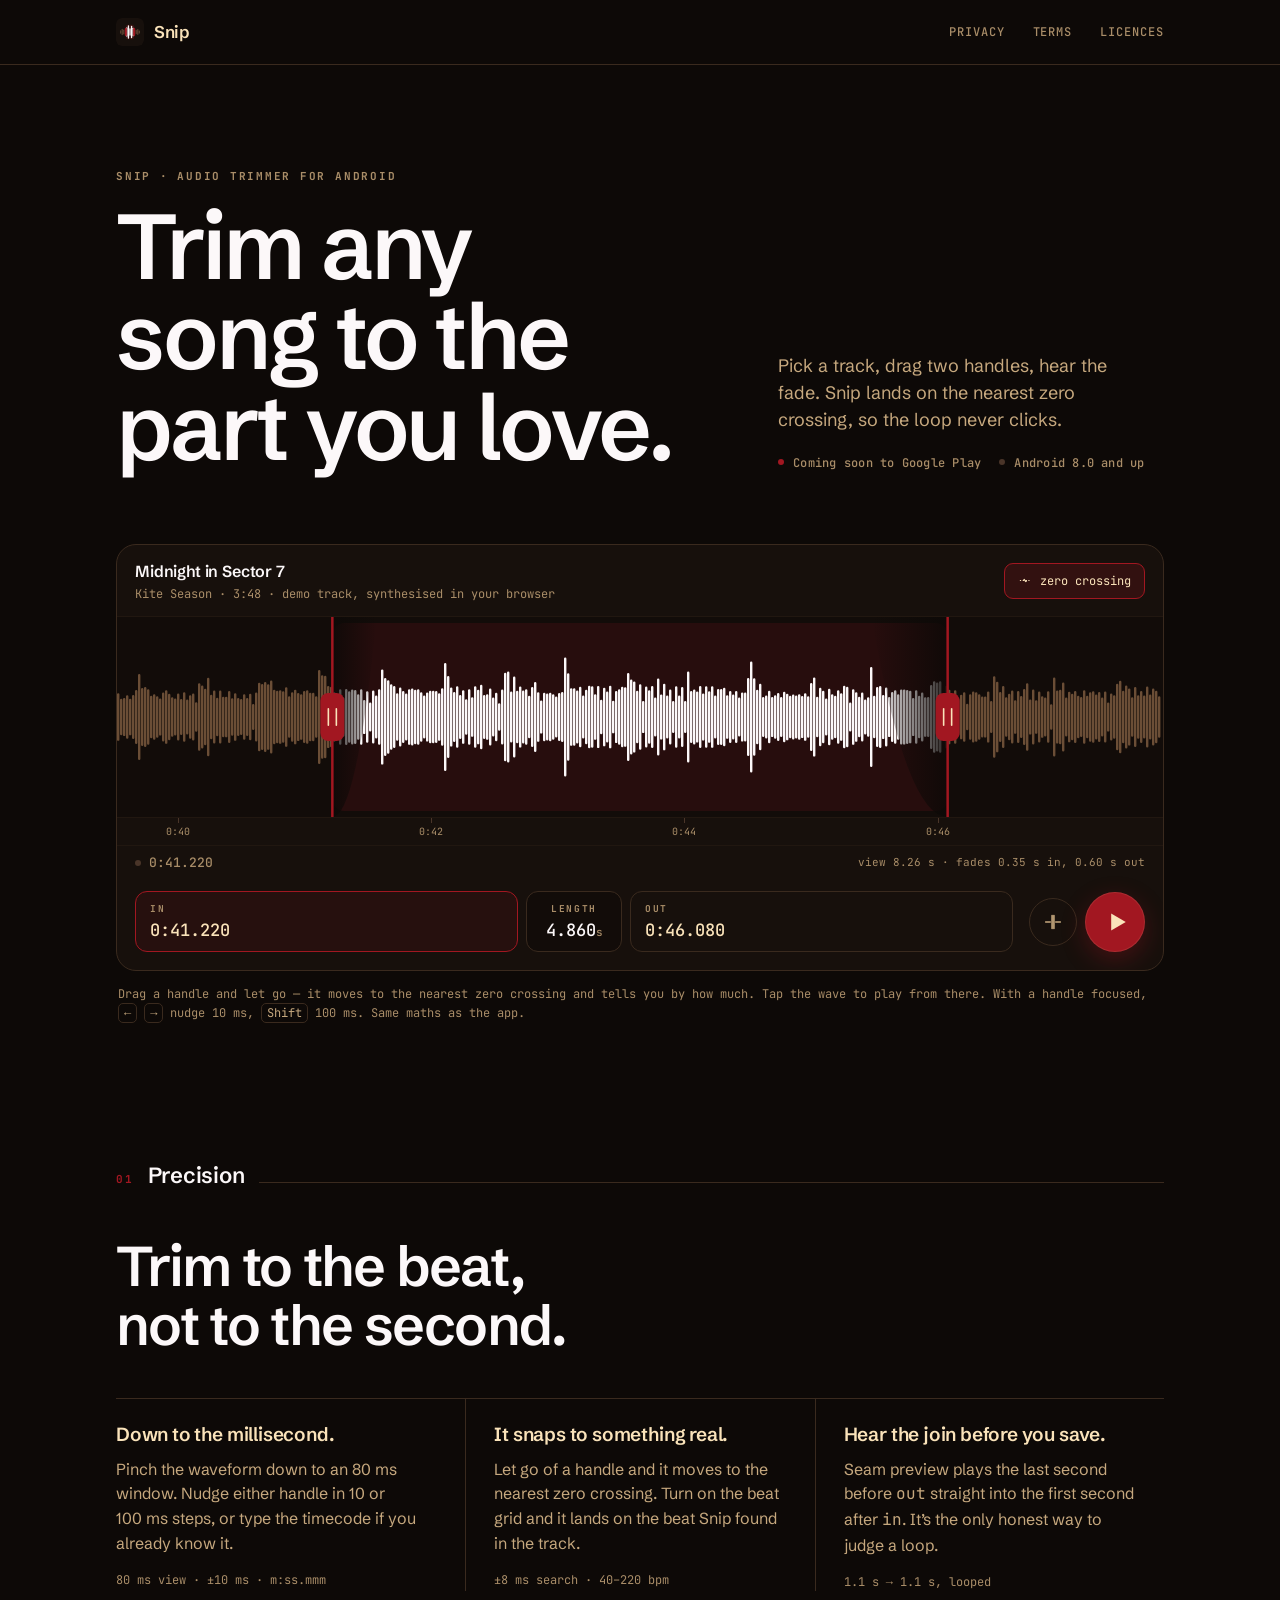
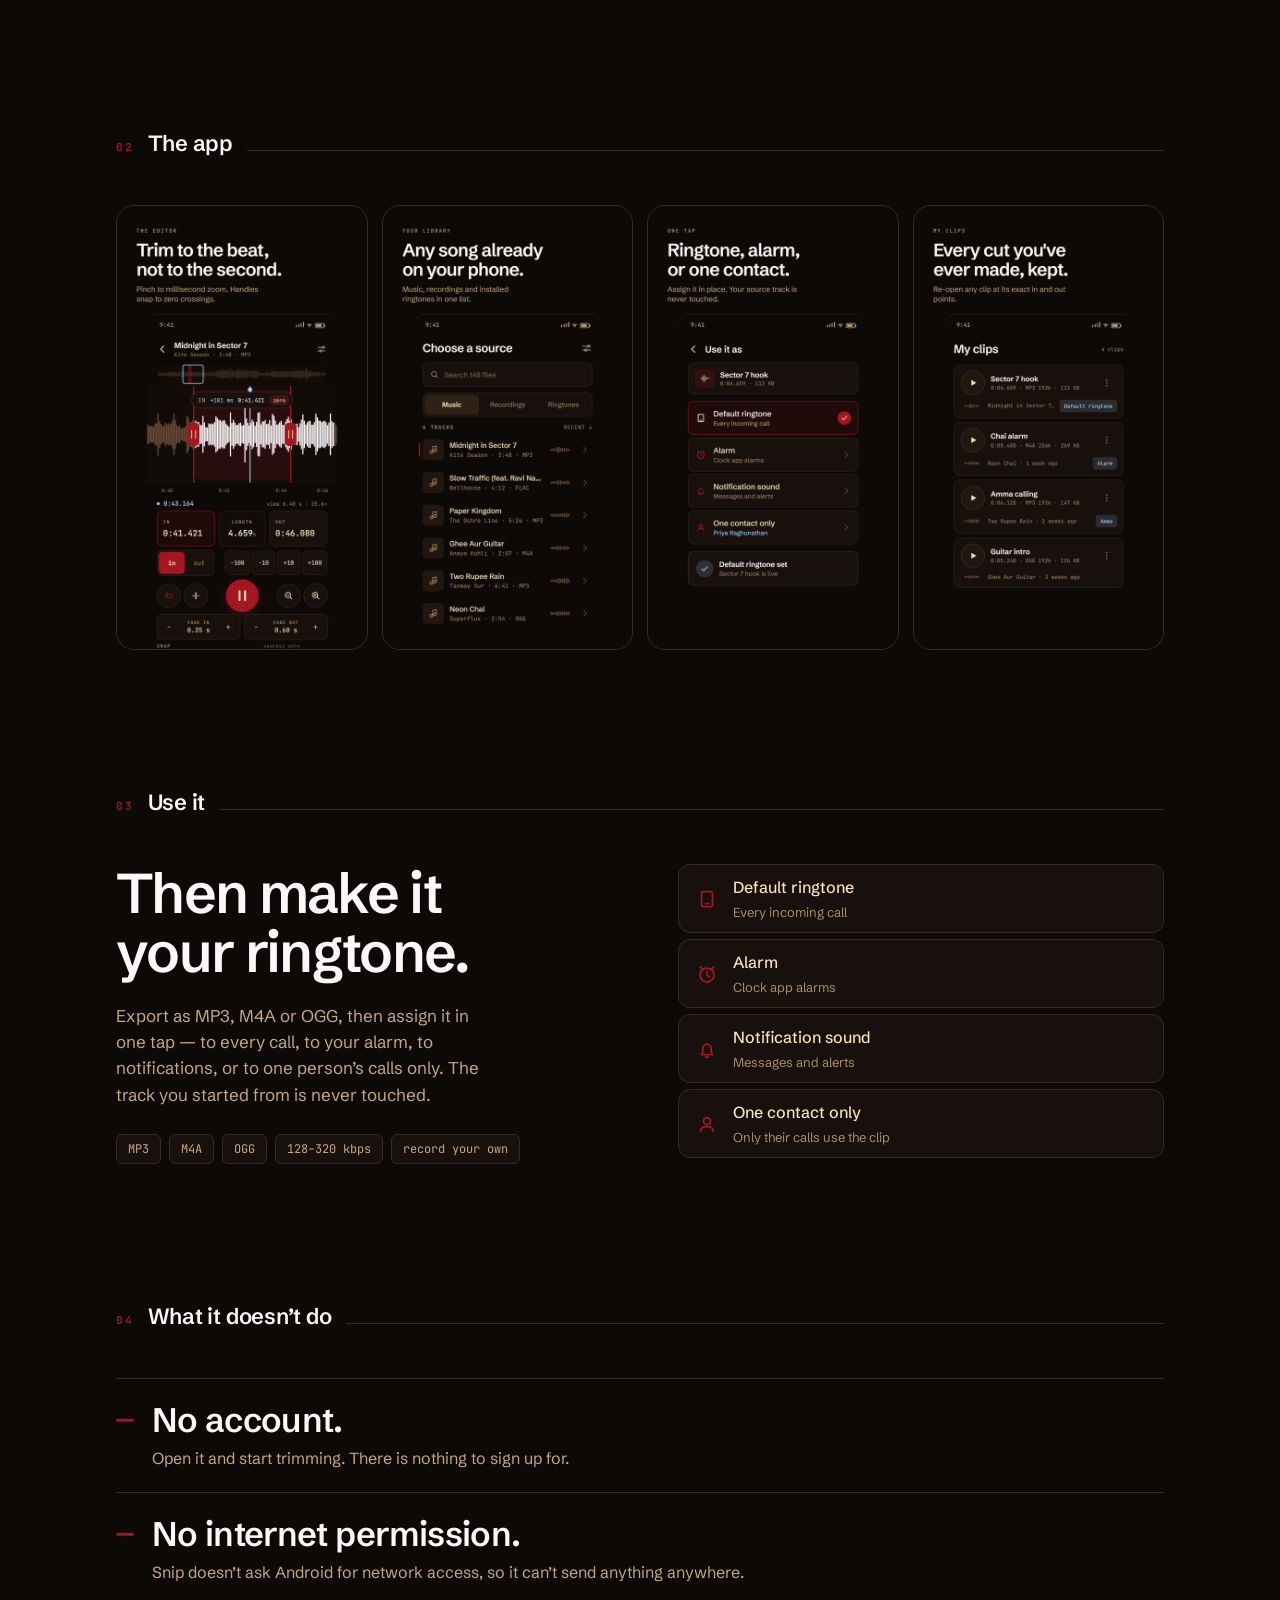
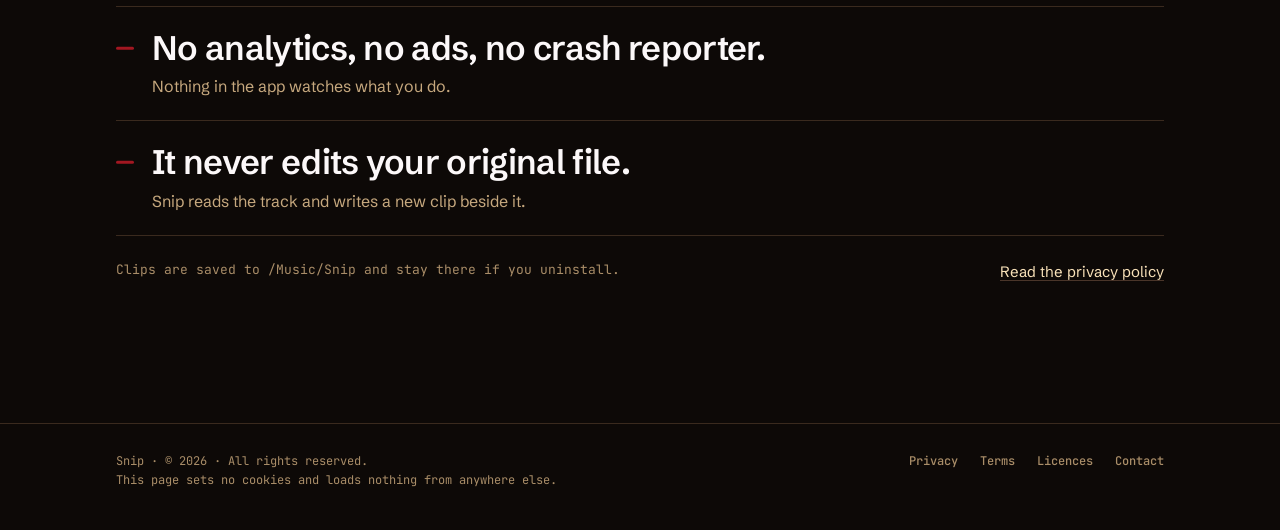
<file: index.html>
<!doctype html>
<html lang="en">
<head>
<meta charset="utf-8">
<meta name="viewport" content="width=device-width, initial-scale=1">
<meta http-equiv="Content-Security-Policy" content="default-src 'self'; img-src 'self'; style-src 'self'; script-src 'self'; font-src 'self'; media-src 'self'; connect-src 'none'; base-uri 'none'; form-action 'none'">
<meta name="referrer" content="no-referrer">
<title>Snip — trim any song to the part you love</title>
<meta name="description" content="Snip is an Android audio trimmer and ringtone maker with a real waveform editor: millisecond zoom, zero-crossing snaps, seam preview. No account, no internet permission.">
<meta name="theme-color" content="#0D0907">
<link rel="icon" href="assets/icon.svg" type="image/svg+xml">
<link rel="apple-touch-icon" href="assets/snip-01-icon-512.png">
<link rel="preload" href="assets/fonts/schibsted-grotesk-latin.woff2" as="font" type="font/woff2" crossorigin>
<link rel="preload" href="assets/fonts/jetbrains-mono-latin.woff2" as="font" type="font/woff2" crossorigin>
<link rel="stylesheet" href="assets/site.css">
<script src="assets/editor.js" defer></script>
</head>
<body>
<a class="skip" href="#main">Skip to content</a>

<header class="top">
  <div class="wrap">
    <a class="brand" href="./" aria-label="Snip, home"><img src="assets/icon.svg" alt="" width="28" height="28">Snip</a>
    <nav aria-label="Legal">
      <a href="privacy.html">Privacy</a>
      <a href="terms.html">Terms</a>
      <a href="licenses.html">Licences</a>
    </nav>
  </div>
</header>

<main id="main">
  <section class="hero wrap" aria-labelledby="h1">
    <div class="micro">Snip &middot; audio trimmer for Android</div>
    <div class="hero-head">
      <h1 id="h1">Trim any song to the part you love.</h1>
      <div>
        <p class="lede">Pick a track, drag two handles, hear the fade. Snip lands on the nearest zero crossing, so the loop never clicks.</p>
        <div class="status">
          <span class="soon">Coming soon to Google Play</span>
          <span>Android 8.0 and up</span>
        </div>
      </div>
    </div>

    <div class="editor" aria-label="Try the editor">
      <div class="ed-bar">
        <div class="ed-track">
          <div class="t">Midnight in Sector 7</div>
          <div class="m">Kite Season &middot; 3:48 &middot; demo track, synthesised in your browser</div>
        </div>
        <button class="chip" type="button" data-snap aria-pressed="true">
          <svg viewBox="0 0 24 24" aria-hidden="true"><path d="M3 12h18" stroke="currentColor" stroke-width="1.5" stroke-dasharray="2 2.5" fill="none"/><path d="M9 12c1.5-6 3 6 4.5 0" stroke="currentColor" stroke-width="1.75" stroke-linecap="round" fill="none"/></svg>
          zero crossing
        </button>
      </div>

      <div class="ed-stage" data-editor>
        <canvas role="img" aria-label="Waveform with a selected region between two trim handles"></canvas>
        <button class="handle-target" type="button" data-h="in" role="slider" aria-label="In point" aria-valuemin="0" aria-valuemax="228"></button>
        <button class="handle-target" type="button" data-h="out" role="slider" aria-label="Out point" aria-valuemin="0" aria-valuemax="228"></button>
        <div class="pill" aria-hidden="true"><span class="h">IN</span><span class="d"></span><span class="v"></span><span class="n"></span></div>
      </div>
      <div class="ruler" data-ruler aria-hidden="true"></div>

      <div class="readout">
        <div class="ph" data-ph>0:41.220</div>
        <div class="view">view 8.26 s &middot; fades 0.35 s in, 0.60 s out</div>
      </div>

      <div class="ed-controls">
        <div class="tc" data-box-in><div class="k">IN</div><div class="v" data-in>0:41.220</div></div>
        <div class="tc len"><div class="k">LENGTH</div><div class="v"><span data-len>4.860</span><small>s</small></div></div>
        <div class="tc" data-box-out><div class="k">OUT</div><div class="v" data-out>0:46.080</div></div>
        <div class="transport">
          <button class="round" type="button" data-seam aria-pressed="false" aria-label="Loop the seam: the end of the clip straight into its start">
            <svg viewBox="0 0 24 24" aria-hidden="true"><path d="M4 12h5M15 12h5M11 5v14M13 5v14" stroke="currentColor" stroke-width="1.75" stroke-linecap="round" fill="none"/></svg>
          </button>
          <button class="play" type="button" data-play aria-pressed="false" aria-label="Play or pause the selection">
            <svg class="i-play" viewBox="0 0 24 24" aria-hidden="true"><path d="M7 4.8v14.4L19.5 12z" fill="currentColor"/></svg>
            <svg class="i-pause" viewBox="0 0 24 24" aria-hidden="true"><path d="M7.5 4.5v15M16.5 4.5v15" stroke="currentColor" stroke-width="3.2" stroke-linecap="round" fill="none"/></svg>
          </button>
        </div>
      </div>
    </div>
    <p class="ed-note">Drag a handle and let go &mdash; it moves to the nearest zero crossing and tells you by how much. Tap the wave to play from there. With a handle focused, <kbd>&larr;</kbd> <kbd>&rarr;</kbd> nudge 10&nbsp;ms, <kbd>Shift</kbd> 100&nbsp;ms. Same maths as the app.</p>
    <div class="sr-only" aria-live="polite" data-live></div>
  </section>

  <section class="section wrap" aria-labelledby="s1">
    <div class="sec-head"><span class="num">01</span><h2 id="s1">Precision</h2><span class="rule"></span></div>
    <p class="big">Trim to the beat, not to the second.</p>
    <div class="three">
      <div>
        <h3>Down to the millisecond.</h3>
        <p>Pinch the waveform down to an 80&nbsp;ms window. Nudge either handle in 10 or 100&nbsp;ms steps, or type the timecode if you already know it.</p>
        <div class="spec">80 ms view &middot; &plusmn;10 ms &middot; m:ss.mmm</div>
      </div>
      <div>
        <h3>It snaps to something real.</h3>
        <p>Let go of a handle and it moves to the nearest zero crossing. Turn on the beat grid and it lands on the beat Snip found in the track.</p>
        <div class="spec">&plusmn;8 ms search &middot; 40&ndash;220 bpm</div>
      </div>
      <div>
        <h3>Hear the join before you save.</h3>
        <p>Seam preview plays the last second before <span class="mono">out</span> straight into the first second after <span class="mono">in</span>. It&rsquo;s the only honest way to judge a loop.</p>
        <div class="spec">1.1 s &rarr; 1.1 s, looped</div>
      </div>
    </div>
  </section>

  <section class="section wrap" aria-labelledby="s2">
    <div class="sec-head"><span class="num">02</span><h2 id="s2">The app</h2><span class="rule"></span></div>
    <div class="shots">
      <img src="assets/snip-03-editor-1080x1920.png" width="1080" height="1920" loading="lazy" alt="The editor: a waveform with in and out handles, the selection length, fades and snap controls.">
      <img src="assets/snip-04-library-1080x1920.png" width="1080" height="1920" loading="lazy" alt="Choose a source: music, recordings and installed ringtones in one searchable list.">
      <img src="assets/snip-05-assign-1080x1920.png" width="1080" height="1920" loading="lazy" alt="Use it as: default ringtone, alarm, notification sound, or one contact.">
      <img src="assets/snip-06-clips-1080x1920.png" width="1080" height="1920" loading="lazy" alt="My clips: every clip you've made, with its format, size and where it's assigned.">
    </div>
  </section>

  <section class="section wrap" aria-labelledby="s3">
    <div class="sec-head"><span class="num">03</span><h2 id="s3">Use it</h2><span class="rule"></span></div>
    <div class="split">
      <div class="copy">
        <p class="big">Then make it your ringtone.</p>
        <p>Export as MP3, M4A or OGG, then assign it in one tap &mdash; to every call, to your alarm, to notifications, or to one person&rsquo;s calls only. The track you started from is never touched.</p>
        <div class="formats"><span>MP3</span><span>M4A</span><span>OGG</span><span>128&ndash;320 kbps</span><span>record your own</span></div>
      </div>
      <div class="dest" role="list">
        <div role="listitem">
          <svg viewBox="0 0 24 24" aria-hidden="true"><path d="M8 4.5h8a1.5 1.5 0 011.5 1.5v12A1.5 1.5 0 0116 19.5H8A1.5 1.5 0 016.5 18V6A1.5 1.5 0 018 4.5z" stroke="currentColor" stroke-width="1.75" fill="none"/><path d="M10.5 16.5h3" stroke="currentColor" stroke-width="1.75" stroke-linecap="round" fill="none"/></svg>
          <div><b>Default ringtone</b><small>Every incoming call</small></div>
        </div>
        <div role="listitem">
          <svg viewBox="0 0 24 24" aria-hidden="true"><circle cx="12" cy="13" r="7" stroke="currentColor" stroke-width="1.75" fill="none"/><path d="M12 9.5V13l2.5 2M5 5l2.5 2M19 5l-2.5 2" stroke="currentColor" stroke-width="1.75" stroke-linecap="round" fill="none"/></svg>
          <div><b>Alarm</b><small>Clock app alarms</small></div>
        </div>
        <div role="listitem">
          <svg viewBox="0 0 24 24" aria-hidden="true"><path d="M6.5 17.5c1.2-1.4 1.4-2.6 1.4-5.5 0-2.8 1.6-5 4.1-5s4.1 2.2 4.1 5c0 2.9.2 4.1 1.4 5.5z" stroke="currentColor" stroke-width="1.75" stroke-linejoin="round" fill="none"/><path d="M10.5 20h3" stroke="currentColor" stroke-width="1.75" stroke-linecap="round" fill="none"/></svg>
          <div><b>Notification sound</b><small>Messages and alerts</small></div>
        </div>
        <div role="listitem">
          <svg viewBox="0 0 24 24" aria-hidden="true"><circle cx="12" cy="9" r="3.5" stroke="currentColor" stroke-width="1.75" fill="none"/><path d="M5.5 19.5c0-3.3 2.9-5 6.5-5s6.5 1.7 6.5 5" stroke="currentColor" stroke-width="1.75" stroke-linecap="round" fill="none"/></svg>
          <div><b>One contact only</b><small>Only their calls use the clip</small></div>
        </div>
      </div>
    </div>
  </section>

  <section class="section wrap" aria-labelledby="s4">
    <div class="sec-head"><span class="num">04</span><h2 id="s4">What it doesn&rsquo;t do</h2><span class="rule"></span></div>
    <ul class="nots">
      <li><div>No account.<span>Open it and start trimming. There is nothing to sign up for.</span></div></li>
      <li><div>No internet permission.<span>Snip doesn&rsquo;t ask Android for network access, so it can&rsquo;t send anything anywhere.</span></div></li>
      <li><div>No analytics, no ads, no crash reporter.<span>Nothing in the app watches what you do.</span></div></li>
      <li><div>It never edits your original file.<span>Snip reads the track and writes a new clip beside it.</span></div></li>
    </ul>
    <div class="after">
      <span class="mono">Clips are saved to /Music/Snip and stay there if you uninstall.</span>
      <a href="privacy.html">Read the privacy policy</a>
    </div>
  </section>
</main>

<footer class="foot">
  <div class="wrap">
    <p>Snip &middot; &copy; 2026 &middot; All rights reserved.<br>This page sets no cookies and loads nothing from anywhere else.</p>
    <nav aria-label="Footer">
      <a href="privacy.html">Privacy</a>
      <a href="terms.html">Terms</a>
      <a href="licenses.html">Licences</a>
      <a href="https://github.com/shayann07/snip-site/issues">Contact</a>
    </nav>
  </div>
</footer>
</body>
</html>
</file>
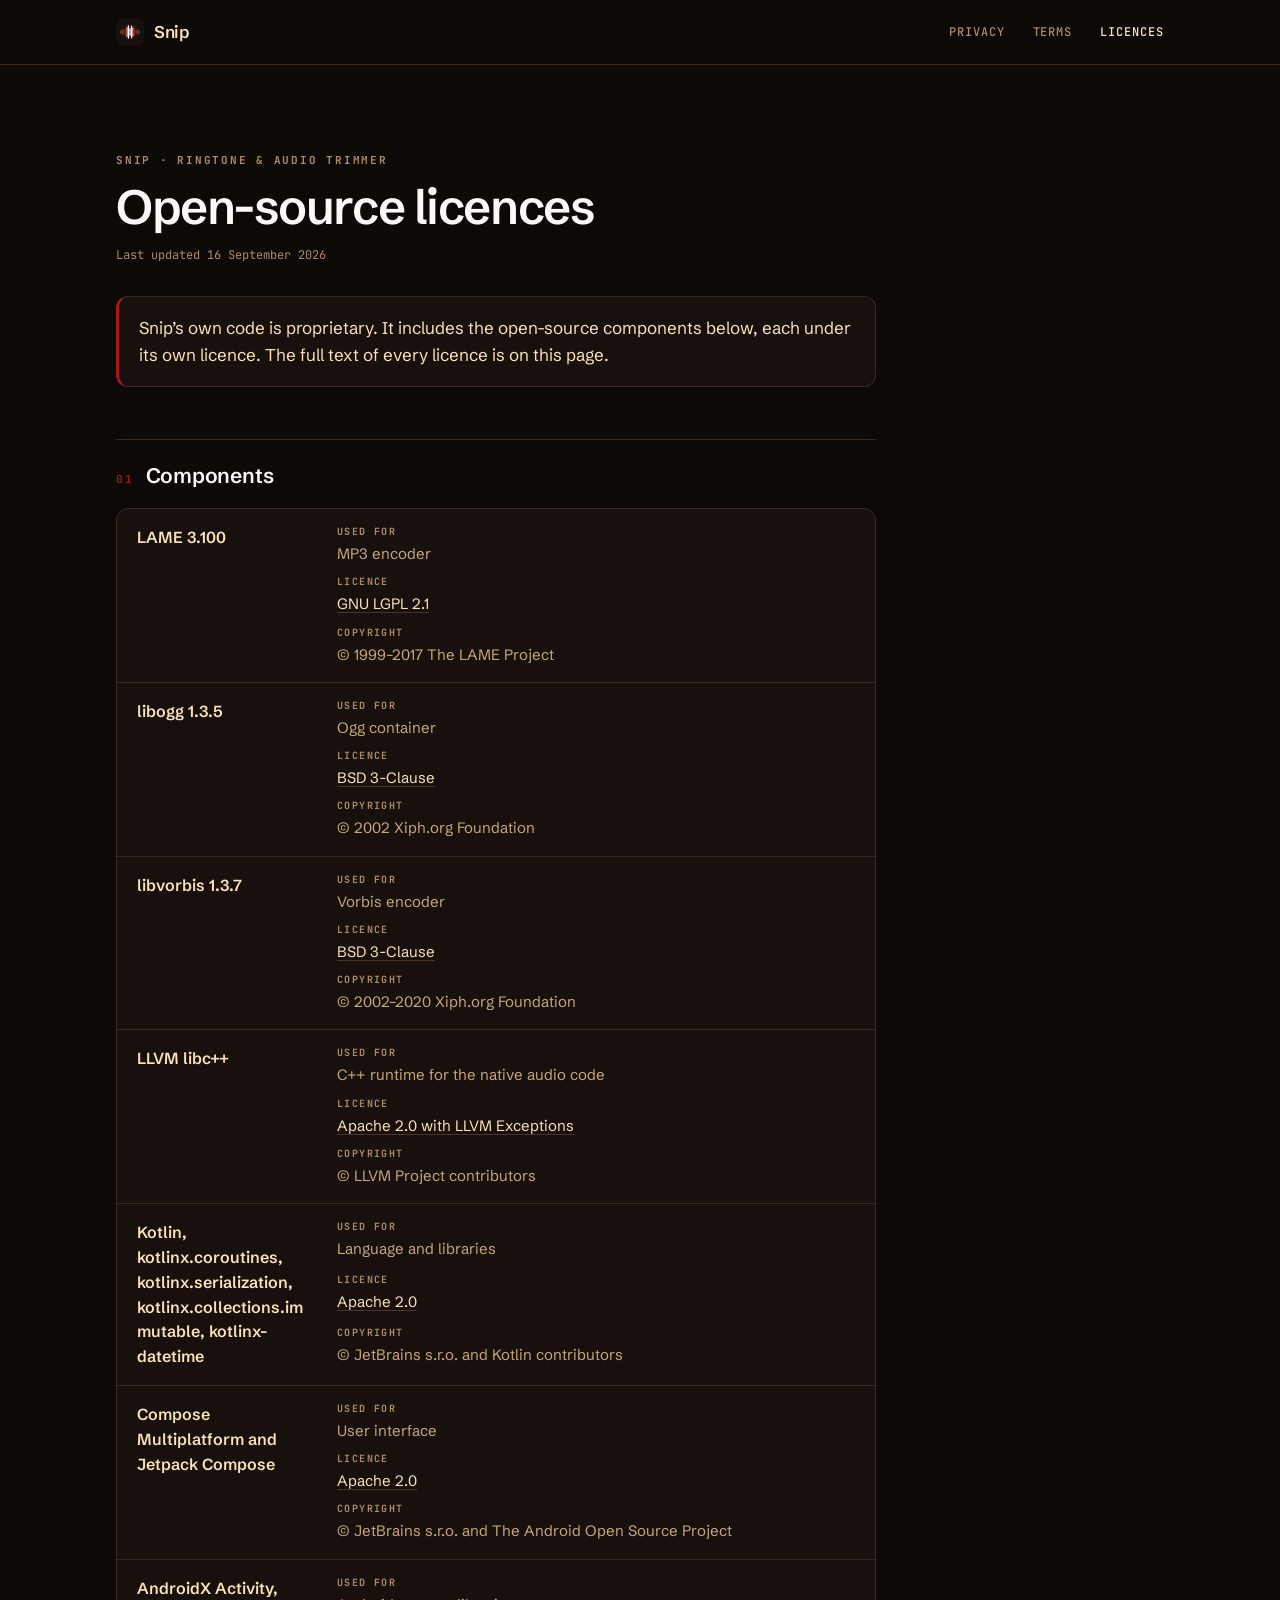
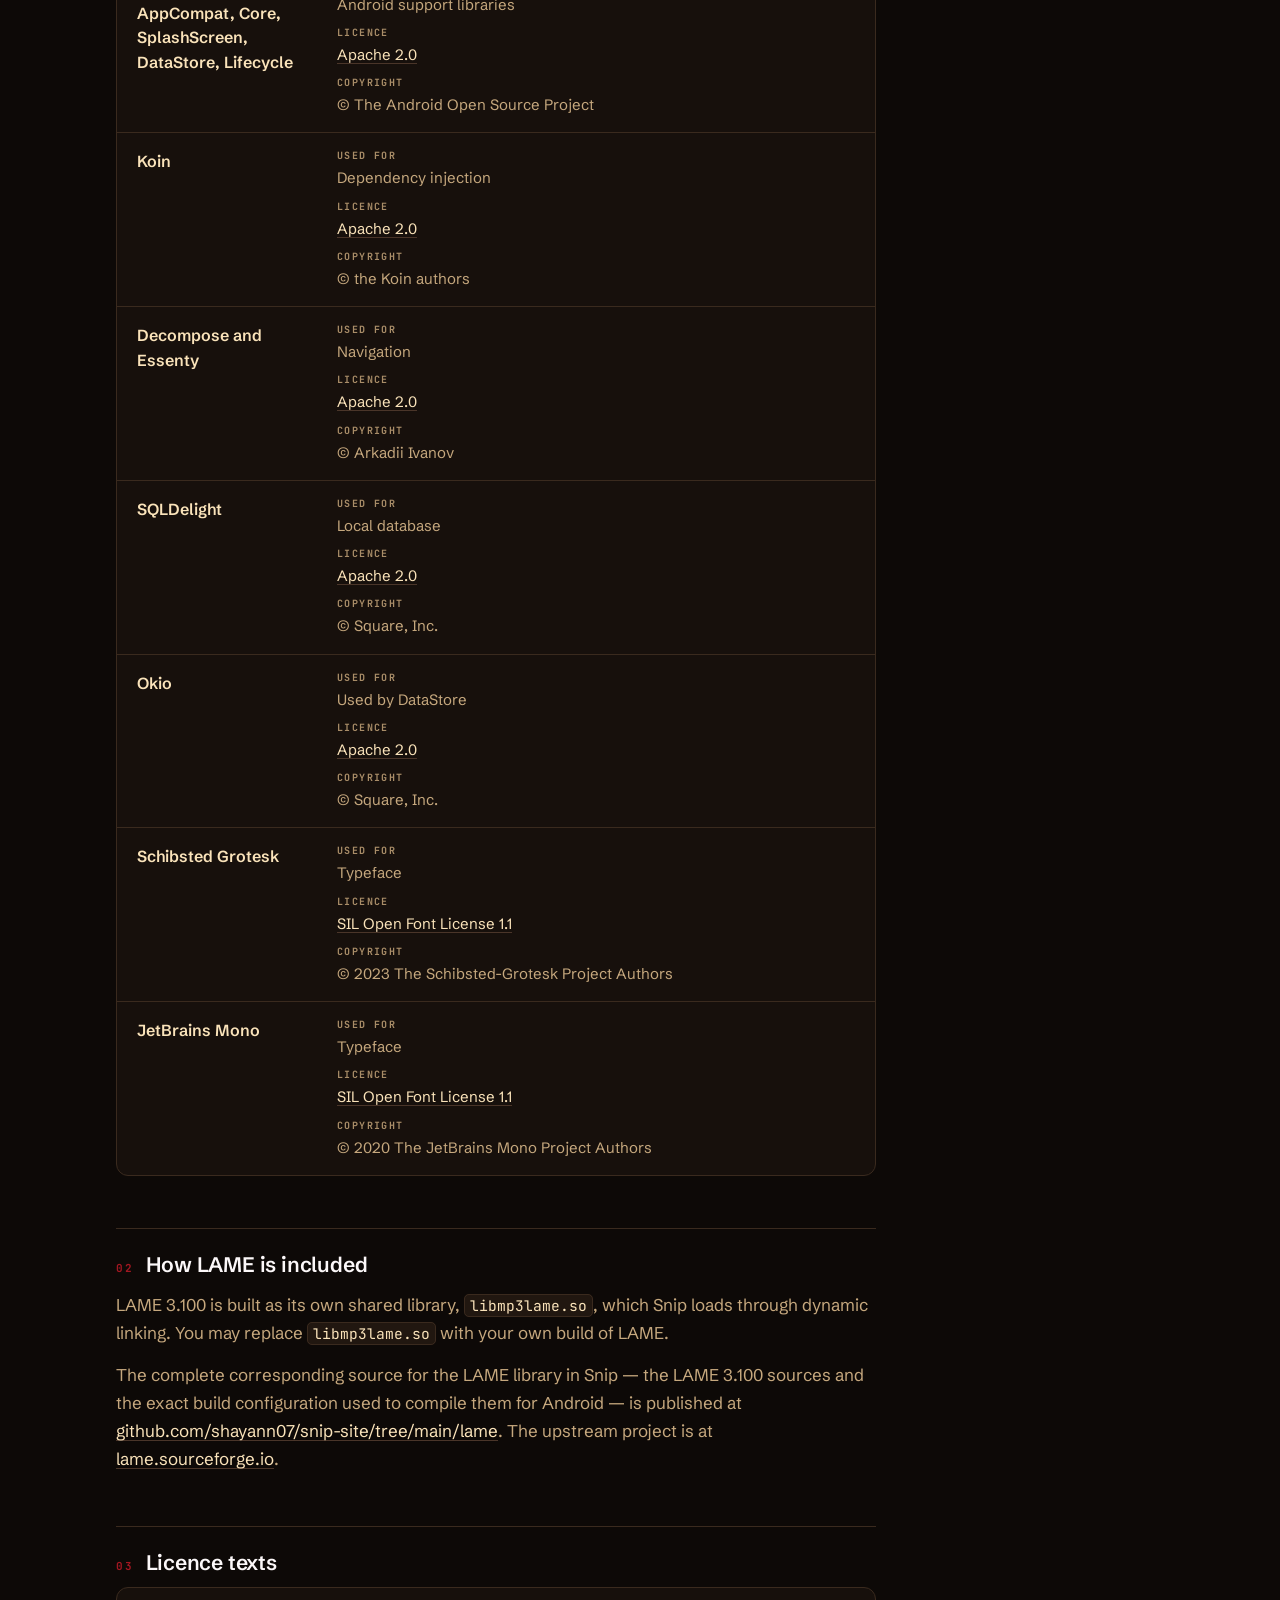
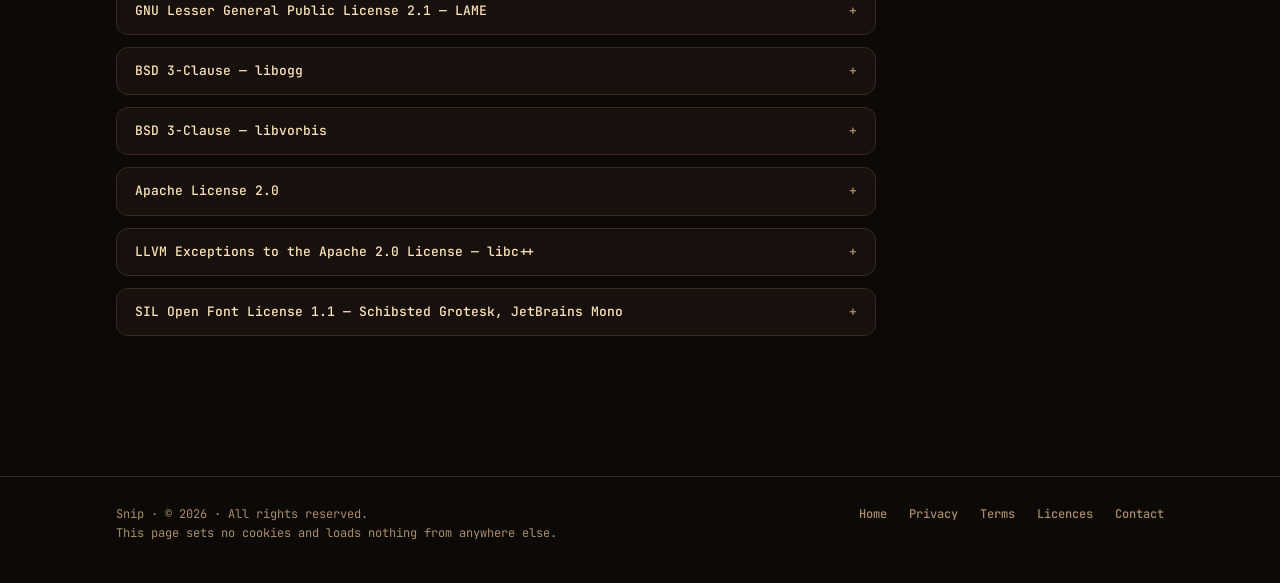
<file: licenses.html>
<!doctype html>
<html lang="en">
<head>
<meta charset="utf-8">
<meta name="viewport" content="width=device-width, initial-scale=1">
<meta http-equiv="Content-Security-Policy" content="default-src 'self'; img-src 'self'; style-src 'self'; script-src 'none'; font-src 'self'; connect-src 'none'; base-uri 'none'; form-action 'none'">
<meta name="referrer" content="no-referrer">
<title>Open-source licences — Snip</title>
<meta name="description" content="The open-source components in Snip and their full licence texts.">
<meta name="theme-color" content="#0D0907">
<link rel="icon" href="assets/icon.svg" type="image/svg+xml">
<link rel="preload" href="assets/fonts/schibsted-grotesk-latin.woff2" as="font" type="font/woff2" crossorigin>
<link rel="stylesheet" href="assets/site.css">
</head>
<body>
<a class="skip" href="#main">Skip to content</a>
<header class="top">
  <div class="wrap">
    <a class="brand" href="./" aria-label="Snip, home"><img src="assets/icon.svg" alt="" width="28" height="28">Snip</a>
    <nav aria-label="Legal"><a href="privacy.html">Privacy</a><a href="terms.html">Terms</a><a href="licenses.html" aria-current="page">Licences</a></nav>
  </div>
</header>
<main id="main" class="wrap">
<article class="doc">
<div class="micro">Snip &middot; Ringtone &amp; Audio Trimmer</div>
<h1>Open-source licences</h1>
<div class="updated">Last updated 16 September 2026</div>
<p class="summary">Snip&rsquo;s own code is proprietary. It includes the open-source components below, each under its own licence. The full text of every licence is on this page.</p>

<h2><span class="n">01</span>Components</h2>
<div class="table-wrap"><table>
<thead><tr><th>Component</th><th>Used for</th><th>Licence</th><th>Copyright</th></tr></thead>
<tbody><tr><td>LAME 3.100</td><td data-label="Used for">MP3 encoder</td><td data-label="Licence"><a href="#lgpl">GNU LGPL 2.1</a></td><td data-label="Copyright">&copy; 1999&ndash;2017 The LAME Project</td></tr><tr><td>libogg 1.3.5</td><td data-label="Used for">Ogg container</td><td data-label="Licence"><a href="#ogg">BSD 3-Clause</a></td><td data-label="Copyright">&copy; 2002 Xiph.org Foundation</td></tr><tr><td>libvorbis 1.3.7</td><td data-label="Used for">Vorbis encoder</td><td data-label="Licence"><a href="#vorbis">BSD 3-Clause</a></td><td data-label="Copyright">&copy; 2002&ndash;2020 Xiph.org Foundation</td></tr><tr><td>LLVM libc++</td><td data-label="Used for">C++ runtime for the native audio code</td><td data-label="Licence"><a href="#llvm">Apache 2.0 with LLVM Exceptions</a></td><td data-label="Copyright">&copy; LLVM Project contributors</td></tr><tr><td>Kotlin, kotlinx.coroutines, kotlinx.serialization, kotlinx.collections.immutable, kotlinx-datetime</td><td data-label="Used for">Language and libraries</td><td data-label="Licence"><a href="#apache">Apache 2.0</a></td><td data-label="Copyright">&copy; JetBrains s.r.o. and Kotlin contributors</td></tr><tr><td>Compose Multiplatform and Jetpack Compose</td><td data-label="Used for">User interface</td><td data-label="Licence"><a href="#apache">Apache 2.0</a></td><td data-label="Copyright">&copy; JetBrains s.r.o. and The Android Open Source Project</td></tr><tr><td>AndroidX Activity, AppCompat, Core, SplashScreen, DataStore, Lifecycle</td><td data-label="Used for">Android support libraries</td><td data-label="Licence"><a href="#apache">Apache 2.0</a></td><td data-label="Copyright">&copy; The Android Open Source Project</td></tr><tr><td>Koin</td><td data-label="Used for">Dependency injection</td><td data-label="Licence"><a href="#apache">Apache 2.0</a></td><td data-label="Copyright">&copy; the Koin authors</td></tr><tr><td>Decompose and Essenty</td><td data-label="Used for">Navigation</td><td data-label="Licence"><a href="#apache">Apache 2.0</a></td><td data-label="Copyright">&copy; Arkadii Ivanov</td></tr><tr><td>SQLDelight</td><td data-label="Used for">Local database</td><td data-label="Licence"><a href="#apache">Apache 2.0</a></td><td data-label="Copyright">&copy; Square, Inc.</td></tr><tr><td>Okio</td><td data-label="Used for">Used by DataStore</td><td data-label="Licence"><a href="#apache">Apache 2.0</a></td><td data-label="Copyright">&copy; Square, Inc.</td></tr><tr><td>Schibsted Grotesk</td><td data-label="Used for">Typeface</td><td data-label="Licence"><a href="#ofl">SIL Open Font License 1.1</a></td><td data-label="Copyright">&copy; 2023 The Schibsted-Grotesk Project Authors</td></tr><tr><td>JetBrains Mono</td><td data-label="Used for">Typeface</td><td data-label="Licence"><a href="#ofl">SIL Open Font License 1.1</a></td><td data-label="Copyright">&copy; 2020 The JetBrains Mono Project Authors</td></tr></tbody>
</table></div>

<h2><span class="n">02</span>How LAME is included</h2>
<p>LAME 3.100 is built as its own shared library, <code>libmp3lame.so</code>, which Snip loads through dynamic linking. You may replace <code>libmp3lame.so</code> with your own build of LAME.</p>
<p>The complete corresponding source for the LAME library in Snip &mdash; the LAME 3.100 sources and the exact build configuration used to compile them for Android &mdash; is published at <a href="https://github.com/shayann07/snip-site/tree/main/lame">github.com/shayann07/snip-site/tree/main/lame</a>. The upstream project is at <a href="https://lame.sourceforge.io/">lame.sourceforge.io</a>.</p>

<h2><span class="n">03</span>Licence texts</h2>
<details id="lgpl"><summary>GNU Lesser General Public License 2.1 &mdash; LAME</summary><pre>GNU LIBRARY GENERAL PUBLIC LICENSE
		       Version 2, June 1991

 Copyright (C) 1991 Free Software Foundation, Inc.
    		    59 Temple Place, Suite 330, Boston, MA  02111-1307  USA
 Everyone is permitted to copy and distribute verbatim copies
 of this license document, but changing it is not allowed.

[This is the first released version of the library GPL.  It is
 numbered 2 because it goes with version 2 of the ordinary GPL.]

			    Preamble

  The licenses for most software are designed to take away your
freedom to share and change it.  By contrast, the GNU General Public
Licenses are intended to guarantee your freedom to share and change
free software--to make sure the software is free for all its users.

  This license, the Library General Public License, applies to some
specially designated Free Software Foundation software, and to any
other libraries whose authors decide to use it.  You can use it for
your libraries, too.

  When we speak of free software, we are referring to freedom, not
price.  Our General Public Licenses are designed to make sure that you
have the freedom to distribute copies of free software (and charge for
this service if you wish), that you receive source code or can get it
if you want it, that you can change the software or use pieces of it
in new free programs; and that you know you can do these things.

  To protect your rights, we need to make restrictions that forbid
anyone to deny you these rights or to ask you to surrender the rights.
These restrictions translate to certain responsibilities for you if
you distribute copies of the library, or if you modify it.

  For example, if you distribute copies of the library, whether gratis
or for a fee, you must give the recipients all the rights that we gave
you.  You must make sure that they, too, receive or can get the source
code.  If you link a program with the library, you must provide
complete object files to the recipients so that they can relink them
with the library, after making changes to the library and recompiling
it.  And you must show them these terms so they know their rights.

  Our method of protecting your rights has two steps: (1) copyright
the library, and (2) offer you this license which gives you legal
permission to copy, distribute and/or modify the library.

  Also, for each distributor&#x27;s protection, we want to make certain
that everyone understands that there is no warranty for this free
library.  If the library is modified by someone else and passed on, we
want its recipients to know that what they have is not the original
version, so that any problems introduced by others will not reflect on
the original authors&#x27; reputations.

  Finally, any free program is threatened constantly by software
patents.  We wish to avoid the danger that companies distributing free
software will individually obtain patent licenses, thus in effect
transforming the program into proprietary software.  To prevent this,
we have made it clear that any patent must be licensed for everyone&#x27;s
free use or not licensed at all.

  Most GNU software, including some libraries, is covered by the ordinary
GNU General Public License, which was designed for utility programs.  This
license, the GNU Library General Public License, applies to certain
designated libraries.  This license is quite different from the ordinary
one; be sure to read it in full, and don&#x27;t assume that anything in it is
the same as in the ordinary license.

  The reason we have a separate public license for some libraries is that
they blur the distinction we usually make between modifying or adding to a
program and simply using it.  Linking a program with a library, without
changing the library, is in some sense simply using the library, and is
analogous to running a utility program or application program.  However, in
a textual and legal sense, the linked executable is a combined work, a
derivative of the original library, and the ordinary General Public License
treats it as such.

  Because of this blurred distinction, using the ordinary General
Public License for libraries did not effectively promote software
sharing, because most developers did not use the libraries.  We
concluded that weaker conditions might promote sharing better.

  However, unrestricted linking of non-free programs would deprive the
users of those programs of all benefit from the free status of the
libraries themselves.  This Library General Public License is intended to
permit developers of non-free programs to use free libraries, while
preserving your freedom as a user of such programs to change the free
libraries that are incorporated in them.  (We have not seen how to achieve
this as regards changes in header files, but we have achieved it as regards
changes in the actual functions of the Library.)  The hope is that this
will lead to faster development of free libraries.

  The precise terms and conditions for copying, distribution and
modification follow.  Pay close attention to the difference between a
&quot;work based on the library&quot; and a &quot;work that uses the library&quot;.  The
former contains code derived from the library, while the latter only
works together with the library.

  Note that it is possible for a library to be covered by the ordinary
General Public License rather than by this special one.

		  GNU LIBRARY GENERAL PUBLIC LICENSE
   TERMS AND CONDITIONS FOR COPYING, DISTRIBUTION AND MODIFICATION

  0. This License Agreement applies to any software library which
contains a notice placed by the copyright holder or other authorized
party saying it may be distributed under the terms of this Library
General Public License (also called &quot;this License&quot;).  Each licensee is
addressed as &quot;you&quot;.

  A &quot;library&quot; means a collection of software functions and/or data
prepared so as to be conveniently linked with application programs
(which use some of those functions and data) to form executables.

  The &quot;Library&quot;, below, refers to any such software library or work
which has been distributed under these terms.  A &quot;work based on the
Library&quot; means either the Library or any derivative work under
copyright law: that is to say, a work containing the Library or a
portion of it, either verbatim or with modifications and/or translated
straightforwardly into another language.  (Hereinafter, translation is
included without limitation in the term &quot;modification&quot;.)

  &quot;Source code&quot; for a work means the preferred form of the work for
making modifications to it.  For a library, complete source code means
all the source code for all modules it contains, plus any associated
interface definition files, plus the scripts used to control compilation
and installation of the library.

  Activities other than copying, distribution and modification are not
covered by this License; they are outside its scope.  The act of
running a program using the Library is not restricted, and output from
such a program is covered only if its contents constitute a work based
on the Library (independent of the use of the Library in a tool for
writing it).  Whether that is true depends on what the Library does
and what the program that uses the Library does.
  
  1. You may copy and distribute verbatim copies of the Library&#x27;s
complete source code as you receive it, in any medium, provided that
you conspicuously and appropriately publish on each copy an
appropriate copyright notice and disclaimer of warranty; keep intact
all the notices that refer to this License and to the absence of any
warranty; and distribute a copy of this License along with the
Library.

  You may charge a fee for the physical act of transferring a copy,
and you may at your option offer warranty protection in exchange for a
fee.

  2. You may modify your copy or copies of the Library or any portion
of it, thus forming a work based on the Library, and copy and
distribute such modifications or work under the terms of Section 1
above, provided that you also meet all of these conditions:

    a) The modified work must itself be a software library.

    b) You must cause the files modified to carry prominent notices
    stating that you changed the files and the date of any change.

    c) You must cause the whole of the work to be licensed at no
    charge to all third parties under the terms of this License.

    d) If a facility in the modified Library refers to a function or a
    table of data to be supplied by an application program that uses
    the facility, other than as an argument passed when the facility
    is invoked, then you must make a good faith effort to ensure that,
    in the event an application does not supply such function or
    table, the facility still operates, and performs whatever part of
    its purpose remains meaningful.

    (For example, a function in a library to compute square roots has
    a purpose that is entirely well-defined independent of the
    application.  Therefore, Subsection 2d requires that any
    application-supplied function or table used by this function must
    be optional: if the application does not supply it, the square
    root function must still compute square roots.)

These requirements apply to the modified work as a whole.  If
identifiable sections of that work are not derived from the Library,
and can be reasonably considered independent and separate works in
themselves, then this License, and its terms, do not apply to those
sections when you distribute them as separate works.  But when you
distribute the same sections as part of a whole which is a work based
on the Library, the distribution of the whole must be on the terms of
this License, whose permissions for other licensees extend to the
entire whole, and thus to each and every part regardless of who wrote
it.

Thus, it is not the intent of this section to claim rights or contest
your rights to work written entirely by you; rather, the intent is to
exercise the right to control the distribution of derivative or
collective works based on the Library.

In addition, mere aggregation of another work not based on the Library
with the Library (or with a work based on the Library) on a volume of
a storage or distribution medium does not bring the other work under
the scope of this License.

  3. You may opt to apply the terms of the ordinary GNU General Public
License instead of this License to a given copy of the Library.  To do
this, you must alter all the notices that refer to this License, so
that they refer to the ordinary GNU General Public License, version 2,
instead of to this License.  (If a newer version than version 2 of the
ordinary GNU General Public License has appeared, then you can specify
that version instead if you wish.)  Do not make any other change in
these notices.

  Once this change is made in a given copy, it is irreversible for
that copy, so the ordinary GNU General Public License applies to all
subsequent copies and derivative works made from that copy.

  This option is useful when you wish to copy part of the code of
the Library into a program that is not a library.

  4. You may copy and distribute the Library (or a portion or
derivative of it, under Section 2) in object code or executable form
under the terms of Sections 1 and 2 above provided that you accompany
it with the complete corresponding machine-readable source code, which
must be distributed under the terms of Sections 1 and 2 above on a
medium customarily used for software interchange.

  If distribution of object code is made by offering access to copy
from a designated place, then offering equivalent access to copy the
source code from the same place satisfies the requirement to
distribute the source code, even though third parties are not
compelled to copy the source along with the object code.

  5. A program that contains no derivative of any portion of the
Library, but is designed to work with the Library by being compiled or
linked with it, is called a &quot;work that uses the Library&quot;.  Such a
work, in isolation, is not a derivative work of the Library, and
therefore falls outside the scope of this License.

  However, linking a &quot;work that uses the Library&quot; with the Library
creates an executable that is a derivative of the Library (because it
contains portions of the Library), rather than a &quot;work that uses the
library&quot;.  The executable is therefore covered by this License.
Section 6 states terms for distribution of such executables.

  When a &quot;work that uses the Library&quot; uses material from a header file
that is part of the Library, the object code for the work may be a
derivative work of the Library even though the source code is not.
Whether this is true is especially significant if the work can be
linked without the Library, or if the work is itself a library.  The
threshold for this to be true is not precisely defined by law.

  If such an object file uses only numerical parameters, data
structure layouts and accessors, and small macros and small inline
functions (ten lines or less in length), then the use of the object
file is unrestricted, regardless of whether it is legally a derivative
work.  (Executables containing this object code plus portions of the
Library will still fall under Section 6.)

  Otherwise, if the work is a derivative of the Library, you may
distribute the object code for the work under the terms of Section 6.
Any executables containing that work also fall under Section 6,
whether or not they are linked directly with the Library itself.

  6. As an exception to the Sections above, you may also compile or
link a &quot;work that uses the Library&quot; with the Library to produce a
work containing portions of the Library, and distribute that work
under terms of your choice, provided that the terms permit
modification of the work for the customer&#x27;s own use and reverse
engineering for debugging such modifications.

  You must give prominent notice with each copy of the work that the
Library is used in it and that the Library and its use are covered by
this License.  You must supply a copy of this License.  If the work
during execution displays copyright notices, you must include the
copyright notice for the Library among them, as well as a reference
directing the user to the copy of this License.  Also, you must do one
of these things:

    a) Accompany the work with the complete corresponding
    machine-readable source code for the Library including whatever
    changes were used in the work (which must be distributed under
    Sections 1 and 2 above); and, if the work is an executable linked
    with the Library, with the complete machine-readable &quot;work that
    uses the Library&quot;, as object code and/or source code, so that the
    user can modify the Library and then relink to produce a modified
    executable containing the modified Library.  (It is understood
    that the user who changes the contents of definitions files in the
    Library will not necessarily be able to recompile the application
    to use the modified definitions.)

    b) Accompany the work with a written offer, valid for at
    least three years, to give the same user the materials
    specified in Subsection 6a, above, for a charge no more
    than the cost of performing this distribution.

    c) If distribution of the work is made by offering access to copy
    from a designated place, offer equivalent access to copy the above
    specified materials from the same place.

    d) Verify that the user has already received a copy of these
    materials or that you have already sent this user a copy.

  For an executable, the required form of the &quot;work that uses the
Library&quot; must include any data and utility programs needed for
reproducing the executable from it.  However, as a special exception,
the source code distributed need not include anything that is normally
distributed (in either source or binary form) with the major
components (compiler, kernel, and so on) of the operating system on
which the executable runs, unless that component itself accompanies
the executable.

  It may happen that this requirement contradicts the license
restrictions of other proprietary libraries that do not normally
accompany the operating system.  Such a contradiction means you cannot
use both them and the Library together in an executable that you
distribute.

  7. You may place library facilities that are a work based on the
Library side-by-side in a single library together with other library
facilities not covered by this License, and distribute such a combined
library, provided that the separate distribution of the work based on
the Library and of the other library facilities is otherwise
permitted, and provided that you do these two things:

    a) Accompany the combined library with a copy of the same work
    based on the Library, uncombined with any other library
    facilities.  This must be distributed under the terms of the
    Sections above.

    b) Give prominent notice with the combined library of the fact
    that part of it is a work based on the Library, and explaining
    where to find the accompanying uncombined form of the same work.

  8. You may not copy, modify, sublicense, link with, or distribute
the Library except as expressly provided under this License.  Any
attempt otherwise to copy, modify, sublicense, link with, or
distribute the Library is void, and will automatically terminate your
rights under this License.  However, parties who have received copies,
or rights, from you under this License will not have their licenses
terminated so long as such parties remain in full compliance.

  9. You are not required to accept this License, since you have not
signed it.  However, nothing else grants you permission to modify or
distribute the Library or its derivative works.  These actions are
prohibited by law if you do not accept this License.  Therefore, by
modifying or distributing the Library (or any work based on the
Library), you indicate your acceptance of this License to do so, and
all its terms and conditions for copying, distributing or modifying
the Library or works based on it.

  10. Each time you redistribute the Library (or any work based on the
Library), the recipient automatically receives a license from the
original licensor to copy, distribute, link with or modify the Library
subject to these terms and conditions.  You may not impose any further
restrictions on the recipients&#x27; exercise of the rights granted herein.
You are not responsible for enforcing compliance by third parties to
this License.

  11. If, as a consequence of a court judgment or allegation of patent
infringement or for any other reason (not limited to patent issues),
conditions are imposed on you (whether by court order, agreement or
otherwise) that contradict the conditions of this License, they do not
excuse you from the conditions of this License.  If you cannot
distribute so as to satisfy simultaneously your obligations under this
License and any other pertinent obligations, then as a consequence you
may not distribute the Library at all.  For example, if a patent
license would not permit royalty-free redistribution of the Library by
all those who receive copies directly or indirectly through you, then
the only way you could satisfy both it and this License would be to
refrain entirely from distribution of the Library.

If any portion of this section is held invalid or unenforceable under any
particular circumstance, the balance of the section is intended to apply,
and the section as a whole is intended to apply in other circumstances.

It is not the purpose of this section to induce you to infringe any
patents or other property right claims or to contest validity of any
such claims; this section has the sole purpose of protecting the
integrity of the free software distribution system which is
implemented by public license practices.  Many people have made
generous contributions to the wide range of software distributed
through that system in reliance on consistent application of that
system; it is up to the author/donor to decide if he or she is willing
to distribute software through any other system and a licensee cannot
impose that choice.

This section is intended to make thoroughly clear what is believed to
be a consequence of the rest of this License.

  12. If the distribution and/or use of the Library is restricted in
certain countries either by patents or by copyrighted interfaces, the
original copyright holder who places the Library under this License may add
an explicit geographical distribution limitation excluding those countries,
so that distribution is permitted only in or among countries not thus
excluded.  In such case, this License incorporates the limitation as if
written in the body of this License.

  13. The Free Software Foundation may publish revised and/or new
versions of the Library General Public License from time to time.
Such new versions will be similar in spirit to the present version,
but may differ in detail to address new problems or concerns.

Each version is given a distinguishing version number.  If the Library
specifies a version number of this License which applies to it and
&quot;any later version&quot;, you have the option of following the terms and
conditions either of that version or of any later version published by
the Free Software Foundation.  If the Library does not specify a
license version number, you may choose any version ever published by
the Free Software Foundation.

  14. If you wish to incorporate parts of the Library into other free
programs whose distribution conditions are incompatible with these,
write to the author to ask for permission.  For software which is
copyrighted by the Free Software Foundation, write to the Free
Software Foundation; we sometimes make exceptions for this.  Our
decision will be guided by the two goals of preserving the free status
of all derivatives of our free software and of promoting the sharing
and reuse of software generally.

			    NO WARRANTY

  15. BECAUSE THE LIBRARY IS LICENSED FREE OF CHARGE, THERE IS NO
WARRANTY FOR THE LIBRARY, TO THE EXTENT PERMITTED BY APPLICABLE LAW.
EXCEPT WHEN OTHERWISE STATED IN WRITING THE COPYRIGHT HOLDERS AND/OR
OTHER PARTIES PROVIDE THE LIBRARY &quot;AS IS&quot; WITHOUT WARRANTY OF ANY
KIND, EITHER EXPRESSED OR IMPLIED, INCLUDING, BUT NOT LIMITED TO, THE
IMPLIED WARRANTIES OF MERCHANTABILITY AND FITNESS FOR A PARTICULAR
PURPOSE.  THE ENTIRE RISK AS TO THE QUALITY AND PERFORMANCE OF THE
LIBRARY IS WITH YOU.  SHOULD THE LIBRARY PROVE DEFECTIVE, YOU ASSUME
THE COST OF ALL NECESSARY SERVICING, REPAIR OR CORRECTION.

  16. IN NO EVENT UNLESS REQUIRED BY APPLICABLE LAW OR AGREED TO IN
WRITING WILL ANY COPYRIGHT HOLDER, OR ANY OTHER PARTY WHO MAY MODIFY
AND/OR REDISTRIBUTE THE LIBRARY AS PERMITTED ABOVE, BE LIABLE TO YOU
FOR DAMAGES, INCLUDING ANY GENERAL, SPECIAL, INCIDENTAL OR
CONSEQUENTIAL DAMAGES ARISING OUT OF THE USE OR INABILITY TO USE THE
LIBRARY (INCLUDING BUT NOT LIMITED TO LOSS OF DATA OR DATA BEING
RENDERED INACCURATE OR LOSSES SUSTAINED BY YOU OR THIRD PARTIES OR A
FAILURE OF THE LIBRARY TO OPERATE WITH ANY OTHER SOFTWARE), EVEN IF
SUCH HOLDER OR OTHER PARTY HAS BEEN ADVISED OF THE POSSIBILITY OF SUCH
DAMAGES.

		     END OF TERMS AND CONDITIONS

           How to Apply These Terms to Your New Libraries

  If you develop a new library, and you want it to be of the greatest
possible use to the public, we recommend making it free software that
everyone can redistribute and change.  You can do so by permitting
redistribution under these terms (or, alternatively, under the terms of the
ordinary General Public License).

  To apply these terms, attach the following notices to the library.  It is
safest to attach them to the start of each source file to most effectively
convey the exclusion of warranty; and each file should have at least the
&quot;copyright&quot; line and a pointer to where the full notice is found.

    &lt;one line to give the library&#x27;s name and a brief idea of what it does.&gt;
    Copyright (C) &lt;year&gt;  &lt;name of author&gt;

    This library is free software; you can redistribute it and/or
    modify it under the terms of the GNU Library General Public
    License as published by the Free Software Foundation; either
    version 2 of the License, or (at your option) any later version.

    This library is distributed in the hope that it will be useful,
    but WITHOUT ANY WARRANTY; without even the implied warranty of
    MERCHANTABILITY or FITNESS FOR A PARTICULAR PURPOSE.  See the GNU
    Library General Public License for more details.

    You should have received a copy of the GNU Library General Public
    License along with this library; if not, write to the Free Software
    Foundation, Inc., 59 Temple Place, Suite 330, Boston, MA  02111-1307  USA

Also add information on how to contact you by electronic and paper mail.

You should also get your employer (if you work as a programmer) or your
school, if any, to sign a &quot;copyright disclaimer&quot; for the library, if
necessary.  Here is a sample; alter the names:

  Yoyodyne, Inc., hereby disclaims all copyright interest in the
  library `Frob&#x27; (a library for tweaking knobs) written by James Random Hacker.

  &lt;signature of Ty Coon&gt;, 1 April 1990
  Ty Coon, President of Vice

That&#x27;s all there is to it!</pre></details>
<details id="ogg"><summary>BSD 3-Clause &mdash; libogg</summary><pre>Copyright (c) 2002, Xiph.org Foundation

Redistribution and use in source and binary forms, with or without
modification, are permitted provided that the following conditions
are met:

- Redistributions of source code must retain the above copyright
notice, this list of conditions and the following disclaimer.

- Redistributions in binary form must reproduce the above copyright
notice, this list of conditions and the following disclaimer in the
documentation and/or other materials provided with the distribution.

- Neither the name of the Xiph.org Foundation nor the names of its
contributors may be used to endorse or promote products derived from
this software without specific prior written permission.

THIS SOFTWARE IS PROVIDED BY THE COPYRIGHT HOLDERS AND CONTRIBUTORS
``AS IS&#x27;&#x27; AND ANY EXPRESS OR IMPLIED WARRANTIES, INCLUDING, BUT NOT
LIMITED TO, THE IMPLIED WARRANTIES OF MERCHANTABILITY AND FITNESS FOR
A PARTICULAR PURPOSE ARE DISCLAIMED.  IN NO EVENT SHALL THE FOUNDATION
OR CONTRIBUTORS BE LIABLE FOR ANY DIRECT, INDIRECT, INCIDENTAL,
SPECIAL, EXEMPLARY, OR CONSEQUENTIAL DAMAGES (INCLUDING, BUT NOT
LIMITED TO, PROCUREMENT OF SUBSTITUTE GOODS OR SERVICES; LOSS OF USE,
DATA, OR PROFITS; OR BUSINESS INTERRUPTION) HOWEVER CAUSED AND ON ANY
THEORY OF LIABILITY, WHETHER IN CONTRACT, STRICT LIABILITY, OR TORT
(INCLUDING NEGLIGENCE OR OTHERWISE) ARISING IN ANY WAY OUT OF THE USE
OF THIS SOFTWARE, EVEN IF ADVISED OF THE POSSIBILITY OF SUCH DAMAGE.</pre></details>
<details id="vorbis"><summary>BSD 3-Clause &mdash; libvorbis</summary><pre>Copyright (c) 2002-2020 Xiph.org Foundation

Redistribution and use in source and binary forms, with or without
modification, are permitted provided that the following conditions
are met:

- Redistributions of source code must retain the above copyright
notice, this list of conditions and the following disclaimer.

- Redistributions in binary form must reproduce the above copyright
notice, this list of conditions and the following disclaimer in the
documentation and/or other materials provided with the distribution.

- Neither the name of the Xiph.org Foundation nor the names of its
contributors may be used to endorse or promote products derived from
this software without specific prior written permission.

THIS SOFTWARE IS PROVIDED BY THE COPYRIGHT HOLDERS AND CONTRIBUTORS
``AS IS&#x27;&#x27; AND ANY EXPRESS OR IMPLIED WARRANTIES, INCLUDING, BUT NOT
LIMITED TO, THE IMPLIED WARRANTIES OF MERCHANTABILITY AND FITNESS FOR
A PARTICULAR PURPOSE ARE DISCLAIMED.  IN NO EVENT SHALL THE FOUNDATION
OR CONTRIBUTORS BE LIABLE FOR ANY DIRECT, INDIRECT, INCIDENTAL,
SPECIAL, EXEMPLARY, OR CONSEQUENTIAL DAMAGES (INCLUDING, BUT NOT
LIMITED TO, PROCUREMENT OF SUBSTITUTE GOODS OR SERVICES; LOSS OF USE,
DATA, OR PROFITS; OR BUSINESS INTERRUPTION) HOWEVER CAUSED AND ON ANY
THEORY OF LIABILITY, WHETHER IN CONTRACT, STRICT LIABILITY, OR TORT
(INCLUDING NEGLIGENCE OR OTHERWISE) ARISING IN ANY WAY OUT OF THE USE
OF THIS SOFTWARE, EVEN IF ADVISED OF THE POSSIBILITY OF SUCH DAMAGE.</pre></details>
<details id="apache"><summary>Apache License 2.0</summary><pre>Apache License
                           Version 2.0, January 2004
                        http://www.apache.org/licenses/

   TERMS AND CONDITIONS FOR USE, REPRODUCTION, AND DISTRIBUTION

   1. Definitions.

      &quot;License&quot; shall mean the terms and conditions for use, reproduction,
      and distribution as defined by Sections 1 through 9 of this document.

      &quot;Licensor&quot; shall mean the copyright owner or entity authorized by
      the copyright owner that is granting the License.

      &quot;Legal Entity&quot; shall mean the union of the acting entity and all
      other entities that control, are controlled by, or are under common
      control with that entity. For the purposes of this definition,
      &quot;control&quot; means (i) the power, direct or indirect, to cause the
      direction or management of such entity, whether by contract or
      otherwise, or (ii) ownership of fifty percent (50%) or more of the
      outstanding shares, or (iii) beneficial ownership of such entity.

      &quot;You&quot; (or &quot;Your&quot;) shall mean an individual or Legal Entity
      exercising permissions granted by this License.

      &quot;Source&quot; form shall mean the preferred form for making modifications,
      including but not limited to software source code, documentation
      source, and configuration files.

      &quot;Object&quot; form shall mean any form resulting from mechanical
      transformation or translation of a Source form, including but
      not limited to compiled object code, generated documentation,
      and conversions to other media types.

      &quot;Work&quot; shall mean the work of authorship, whether in Source or
      Object form, made available under the License, as indicated by a
      copyright notice that is included in or attached to the work
      (an example is provided in the Appendix below).

      &quot;Derivative Works&quot; shall mean any work, whether in Source or Object
      form, that is based on (or derived from) the Work and for which the
      editorial revisions, annotations, elaborations, or other modifications
      represent, as a whole, an original work of authorship. For the purposes
      of this License, Derivative Works shall not include works that remain
      separable from, or merely link (or bind by name) to the interfaces of,
      the Work and Derivative Works thereof.

      &quot;Contribution&quot; shall mean any work of authorship, including
      the original version of the Work and any modifications or additions
      to that Work or Derivative Works thereof, that is intentionally
      submitted to Licensor for inclusion in the Work by the copyright owner
      or by an individual or Legal Entity authorized to submit on behalf of
      the copyright owner. For the purposes of this definition, &quot;submitted&quot;
      means any form of electronic, verbal, or written communication sent
      to the Licensor or its representatives, including but not limited to
      communication on electronic mailing lists, source code control systems,
      and issue tracking systems that are managed by, or on behalf of, the
      Licensor for the purpose of discussing and improving the Work, but
      excluding communication that is conspicuously marked or otherwise
      designated in writing by the copyright owner as &quot;Not a Contribution.&quot;

      &quot;Contributor&quot; shall mean Licensor and any individual or Legal Entity
      on behalf of whom a Contribution has been received by Licensor and
      subsequently incorporated within the Work.

   2. Grant of Copyright License. Subject to the terms and conditions of
      this License, each Contributor hereby grants to You a perpetual,
      worldwide, non-exclusive, no-charge, royalty-free, irrevocable
      copyright license to reproduce, prepare Derivative Works of,
      publicly display, publicly perform, sublicense, and distribute the
      Work and such Derivative Works in Source or Object form.

   3. Grant of Patent License. Subject to the terms and conditions of
      this License, each Contributor hereby grants to You a perpetual,
      worldwide, non-exclusive, no-charge, royalty-free, irrevocable
      (except as stated in this section) patent license to make, have made,
      use, offer to sell, sell, import, and otherwise transfer the Work,
      where such license applies only to those patent claims licensable
      by such Contributor that are necessarily infringed by their
      Contribution(s) alone or by combination of their Contribution(s)
      with the Work to which such Contribution(s) was submitted. If You
      institute patent litigation against any entity (including a
      cross-claim or counterclaim in a lawsuit) alleging that the Work
      or a Contribution incorporated within the Work constitutes direct
      or contributory patent infringement, then any patent licenses
      granted to You under this License for that Work shall terminate
      as of the date such litigation is filed.

   4. Redistribution. You may reproduce and distribute copies of the
      Work or Derivative Works thereof in any medium, with or without
      modifications, and in Source or Object form, provided that You
      meet the following conditions:

      (a) You must give any other recipients of the Work or
          Derivative Works a copy of this License; and

      (b) You must cause any modified files to carry prominent notices
          stating that You changed the files; and

      (c) You must retain, in the Source form of any Derivative Works
          that You distribute, all copyright, patent, trademark, and
          attribution notices from the Source form of the Work,
          excluding those notices that do not pertain to any part of
          the Derivative Works; and

      (d) If the Work includes a &quot;NOTICE&quot; text file as part of its
          distribution, then any Derivative Works that You distribute must
          include a readable copy of the attribution notices contained
          within such NOTICE file, excluding those notices that do not
          pertain to any part of the Derivative Works, in at least one
          of the following places: within a NOTICE text file distributed
          as part of the Derivative Works; within the Source form or
          documentation, if provided along with the Derivative Works; or,
          within a display generated by the Derivative Works, if and
          wherever such third-party notices normally appear. The contents
          of the NOTICE file are for informational purposes only and
          do not modify the License. You may add Your own attribution
          notices within Derivative Works that You distribute, alongside
          or as an addendum to the NOTICE text from the Work, provided
          that such additional attribution notices cannot be construed
          as modifying the License.

      You may add Your own copyright statement to Your modifications and
      may provide additional or different license terms and conditions
      for use, reproduction, or distribution of Your modifications, or
      for any such Derivative Works as a whole, provided Your use,
      reproduction, and distribution of the Work otherwise complies with
      the conditions stated in this License.

   5. Submission of Contributions. Unless You explicitly state otherwise,
      any Contribution intentionally submitted for inclusion in the Work
      by You to the Licensor shall be under the terms and conditions of
      this License, without any additional terms or conditions.
      Notwithstanding the above, nothing herein shall supersede or modify
      the terms of any separate license agreement you may have executed
      with Licensor regarding such Contributions.

   6. Trademarks. This License does not grant permission to use the trade
      names, trademarks, service marks, or product names of the Licensor,
      except as required for reasonable and customary use in describing the
      origin of the Work and reproducing the content of the NOTICE file.

   7. Disclaimer of Warranty. Unless required by applicable law or
      agreed to in writing, Licensor provides the Work (and each
      Contributor provides its Contributions) on an &quot;AS IS&quot; BASIS,
      WITHOUT WARRANTIES OR CONDITIONS OF ANY KIND, either express or
      implied, including, without limitation, any warranties or conditions
      of TITLE, NON-INFRINGEMENT, MERCHANTABILITY, or FITNESS FOR A
      PARTICULAR PURPOSE. You are solely responsible for determining the
      appropriateness of using or redistributing the Work and assume any
      risks associated with Your exercise of permissions under this License.

   8. Limitation of Liability. In no event and under no legal theory,
      whether in tort (including negligence), contract, or otherwise,
      unless required by applicable law (such as deliberate and grossly
      negligent acts) or agreed to in writing, shall any Contributor be
      liable to You for damages, including any direct, indirect, special,
      incidental, or consequential damages of any character arising as a
      result of this License or out of the use or inability to use the
      Work (including but not limited to damages for loss of goodwill,
      work stoppage, computer failure or malfunction, or any and all
      other commercial damages or losses), even if such Contributor
      has been advised of the possibility of such damages.

   9. Accepting Warranty or Additional Liability. While redistributing
      the Work or Derivative Works thereof, You may choose to offer,
      and charge a fee for, acceptance of support, warranty, indemnity,
      or other liability obligations and/or rights consistent with this
      License. However, in accepting such obligations, You may act only
      on Your own behalf and on Your sole responsibility, not on behalf
      of any other Contributor, and only if You agree to indemnify,
      defend, and hold each Contributor harmless for any liability
      incurred by, or claims asserted against, such Contributor by reason
      of your accepting any such warranty or additional liability.

   END OF TERMS AND CONDITIONS

   APPENDIX: How to apply the Apache License to your work.

      To apply the Apache License to your work, attach the following
      boilerplate notice, with the fields enclosed by brackets &quot;[]&quot;
      replaced with your own identifying information. (Don&#x27;t include
      the brackets!)  The text should be enclosed in the appropriate
      comment syntax for the file format. We also recommend that a
      file or class name and description of purpose be included on the
      same &quot;printed page&quot; as the copyright notice for easier
      identification within third-party archives.

   Copyright [yyyy] [name of copyright owner]

   Licensed under the Apache License, Version 2.0 (the &quot;License&quot;);
   you may not use this file except in compliance with the License.
   You may obtain a copy of the License at

       http://www.apache.org/licenses/LICENSE-2.0

   Unless required by applicable law or agreed to in writing, software
   distributed under the License is distributed on an &quot;AS IS&quot; BASIS,
   WITHOUT WARRANTIES OR CONDITIONS OF ANY KIND, either express or implied.
   See the License for the specific language governing permissions and
   limitations under the License.</pre></details>
<details id="llvm"><summary>LLVM Exceptions to the Apache 2.0 License &mdash; libc++</summary><pre>---- LLVM Exceptions to the Apache 2.0 License ----

As an exception, if, as a result of your compiling your source code, portions
of this Software are embedded into an Object form of such source code, you
may redistribute such embedded portions in such Object form without complying
with the conditions of Sections 4(a), 4(b) and 4(d) of the License.

In addition, if you combine or link compiled forms of this Software with
software that is licensed under the GPLv2 (&quot;Combined Software&quot;) and if a
court of competent jurisdiction determines that the patent provision (Section
3), the indemnity provision (Section 9) or other Section of the License
conflicts with the conditions of the GPLv2, you may retroactively and
prospectively choose to deem waived or otherwise exclude such Section(s) of
the License, but only in their entirety and only with respect to the Combined
Software.

libc++ is licensed under the Apache License 2.0 above, with these exceptions.</pre></details>
<details id="ofl"><summary>SIL Open Font License 1.1 &mdash; Schibsted Grotesk, JetBrains Mono</summary><pre>Copyright 2023 The Schibsted-Grotesk Project Authors (https://github.com/schibsted/schibsted-grotesk)

This Font Software is licensed under the SIL Open Font License, Version 1.1.
This license is copied below, and is also available with a FAQ at:
https://scripts.sil.org/OFL


-----------------------------------------------------------
SIL OPEN FONT LICENSE Version 1.1 - 26 February 2007
-----------------------------------------------------------

PREAMBLE
The goals of the Open Font License (OFL) are to stimulate worldwide
development of collaborative font projects, to support the font creation
efforts of academic and linguistic communities, and to provide a free and
open framework in which fonts may be shared and improved in partnership
with others.

The OFL allows the licensed fonts to be used, studied, modified and
redistributed freely as long as they are not sold by themselves. The
fonts, including any derivative works, can be bundled, embedded, 
redistributed and/or sold with any software provided that any reserved
names are not used by derivative works. The fonts and derivatives,
however, cannot be released under any other type of license. The
requirement for fonts to remain under this license does not apply
to any document created using the fonts or their derivatives.

DEFINITIONS
&quot;Font Software&quot; refers to the set of files released by the Copyright
Holder(s) under this license and clearly marked as such. This may
include source files, build scripts and documentation.

&quot;Reserved Font Name&quot; refers to any names specified as such after the
copyright statement(s).

&quot;Original Version&quot; refers to the collection of Font Software components as
distributed by the Copyright Holder(s).

&quot;Modified Version&quot; refers to any derivative made by adding to, deleting,
or substituting -- in part or in whole -- any of the components of the
Original Version, by changing formats or by porting the Font Software to a
new environment.

&quot;Author&quot; refers to any designer, engineer, programmer, technical
writer or other person who contributed to the Font Software.

PERMISSION &amp; CONDITIONS
Permission is hereby granted, free of charge, to any person obtaining
a copy of the Font Software, to use, study, copy, merge, embed, modify,
redistribute, and sell modified and unmodified copies of the Font
Software, subject to the following conditions:

1) Neither the Font Software nor any of its individual components,
in Original or Modified Versions, may be sold by itself.

2) Original or Modified Versions of the Font Software may be bundled,
redistributed and/or sold with any software, provided that each copy
contains the above copyright notice and this license. These can be
included either as stand-alone text files, human-readable headers or
in the appropriate machine-readable metadata fields within text or
binary files as long as those fields can be easily viewed by the user.

3) No Modified Version of the Font Software may use the Reserved Font
Name(s) unless explicit written permission is granted by the corresponding
Copyright Holder. This restriction only applies to the primary font name as
presented to the users.

4) The name(s) of the Copyright Holder(s) or the Author(s) of the Font
Software shall not be used to promote, endorse or advertise any
Modified Version, except to acknowledge the contribution(s) of the
Copyright Holder(s) and the Author(s) or with their explicit written
permission.

5) The Font Software, modified or unmodified, in part or in whole,
must be distributed entirely under this license, and must not be
distributed under any other license. The requirement for fonts to
remain under this license does not apply to any document created
using the Font Software.

TERMINATION
This license becomes null and void if any of the above conditions are
not met.

DISCLAIMER
THE FONT SOFTWARE IS PROVIDED &quot;AS IS&quot;, WITHOUT WARRANTY OF ANY KIND,
EXPRESS OR IMPLIED, INCLUDING BUT NOT LIMITED TO ANY WARRANTIES OF
MERCHANTABILITY, FITNESS FOR A PARTICULAR PURPOSE AND NONINFRINGEMENT
OF COPYRIGHT, PATENT, TRADEMARK, OR OTHER RIGHT. IN NO EVENT SHALL THE
COPYRIGHT HOLDER BE LIABLE FOR ANY CLAIM, DAMAGES OR OTHER LIABILITY,
INCLUDING ANY GENERAL, SPECIAL, INDIRECT, INCIDENTAL, OR CONSEQUENTIAL
DAMAGES, WHETHER IN AN ACTION OF CONTRACT, TORT OR OTHERWISE, ARISING
FROM, OUT OF THE USE OR INABILITY TO USE THE FONT SOFTWARE OR FROM
OTHER DEALINGS IN THE FONT SOFTWARE.

--------------------------------------------------------------------------

Copyright 2020 The JetBrains Mono Project Authors (https://github.com/JetBrains/JetBrainsMono)

This Font Software is licensed under the SIL Open Font License, Version 1.1.
This license is copied below, and is also available with a FAQ at:
https://openfontlicense.org


-----------------------------------------------------------
SIL OPEN FONT LICENSE Version 1.1 - 26 February 2007
-----------------------------------------------------------

PREAMBLE
The goals of the Open Font License (OFL) are to stimulate worldwide
development of collaborative font projects, to support the font creation
efforts of academic and linguistic communities, and to provide a free and
open framework in which fonts may be shared and improved in partnership
with others.

The OFL allows the licensed fonts to be used, studied, modified and
redistributed freely as long as they are not sold by themselves. The
fonts, including any derivative works, can be bundled, embedded, 
redistributed and/or sold with any software provided that any reserved
names are not used by derivative works. The fonts and derivatives,
however, cannot be released under any other type of license. The
requirement for fonts to remain under this license does not apply
to any document created using the fonts or their derivatives.

DEFINITIONS
&quot;Font Software&quot; refers to the set of files released by the Copyright
Holder(s) under this license and clearly marked as such. This may
include source files, build scripts and documentation.

&quot;Reserved Font Name&quot; refers to any names specified as such after the
copyright statement(s).

&quot;Original Version&quot; refers to the collection of Font Software components as
distributed by the Copyright Holder(s).

&quot;Modified Version&quot; refers to any derivative made by adding to, deleting,
or substituting -- in part or in whole -- any of the components of the
Original Version, by changing formats or by porting the Font Software to a
new environment.

&quot;Author&quot; refers to any designer, engineer, programmer, technical
writer or other person who contributed to the Font Software.

PERMISSION &amp; CONDITIONS
Permission is hereby granted, free of charge, to any person obtaining
a copy of the Font Software, to use, study, copy, merge, embed, modify,
redistribute, and sell modified and unmodified copies of the Font
Software, subject to the following conditions:

1) Neither the Font Software nor any of its individual components,
in Original or Modified Versions, may be sold by itself.

2) Original or Modified Versions of the Font Software may be bundled,
redistributed and/or sold with any software, provided that each copy
contains the above copyright notice and this license. These can be
included either as stand-alone text files, human-readable headers or
in the appropriate machine-readable metadata fields within text or
binary files as long as those fields can be easily viewed by the user.

3) No Modified Version of the Font Software may use the Reserved Font
Name(s) unless explicit written permission is granted by the corresponding
Copyright Holder. This restriction only applies to the primary font name as
presented to the users.

4) The name(s) of the Copyright Holder(s) or the Author(s) of the Font
Software shall not be used to promote, endorse or advertise any
Modified Version, except to acknowledge the contribution(s) of the
Copyright Holder(s) and the Author(s) or with their explicit written
permission.

5) The Font Software, modified or unmodified, in part or in whole,
must be distributed entirely under this license, and must not be
distributed under any other license. The requirement for fonts to
remain under this license does not apply to any document created
using the Font Software.

TERMINATION
This license becomes null and void if any of the above conditions are
not met.

DISCLAIMER
THE FONT SOFTWARE IS PROVIDED &quot;AS IS&quot;, WITHOUT WARRANTY OF ANY KIND,
EXPRESS OR IMPLIED, INCLUDING BUT NOT LIMITED TO ANY WARRANTIES OF
MERCHANTABILITY, FITNESS FOR A PARTICULAR PURPOSE AND NONINFRINGEMENT
OF COPYRIGHT, PATENT, TRADEMARK, OR OTHER RIGHT. IN NO EVENT SHALL THE
COPYRIGHT HOLDER BE LIABLE FOR ANY CLAIM, DAMAGES OR OTHER LIABILITY,
INCLUDING ANY GENERAL, SPECIAL, INDIRECT, INCIDENTAL, OR CONSEQUENTIAL
DAMAGES, WHETHER IN AN ACTION OF CONTRACT, TORT OR OTHERWISE, ARISING
FROM, OUT OF THE USE OR INABILITY TO USE THE FONT SOFTWARE OR FROM
OTHER DEALINGS IN THE FONT SOFTWARE.</pre></details>

</article>
</main>
<footer class="foot">
  <div class="wrap">
    <p>Snip &middot; &copy; 2026 &middot; All rights reserved.<br>This page sets no cookies and loads nothing from anywhere else.</p>
    <nav aria-label="Footer"><a href="./">Home</a><a href="privacy.html">Privacy</a><a href="terms.html">Terms</a><a href="licenses.html">Licences</a><a href="https://github.com/shayann07/snip-site/issues">Contact</a></nav>
  </div>
</footer>
</body>
</html>
</file>
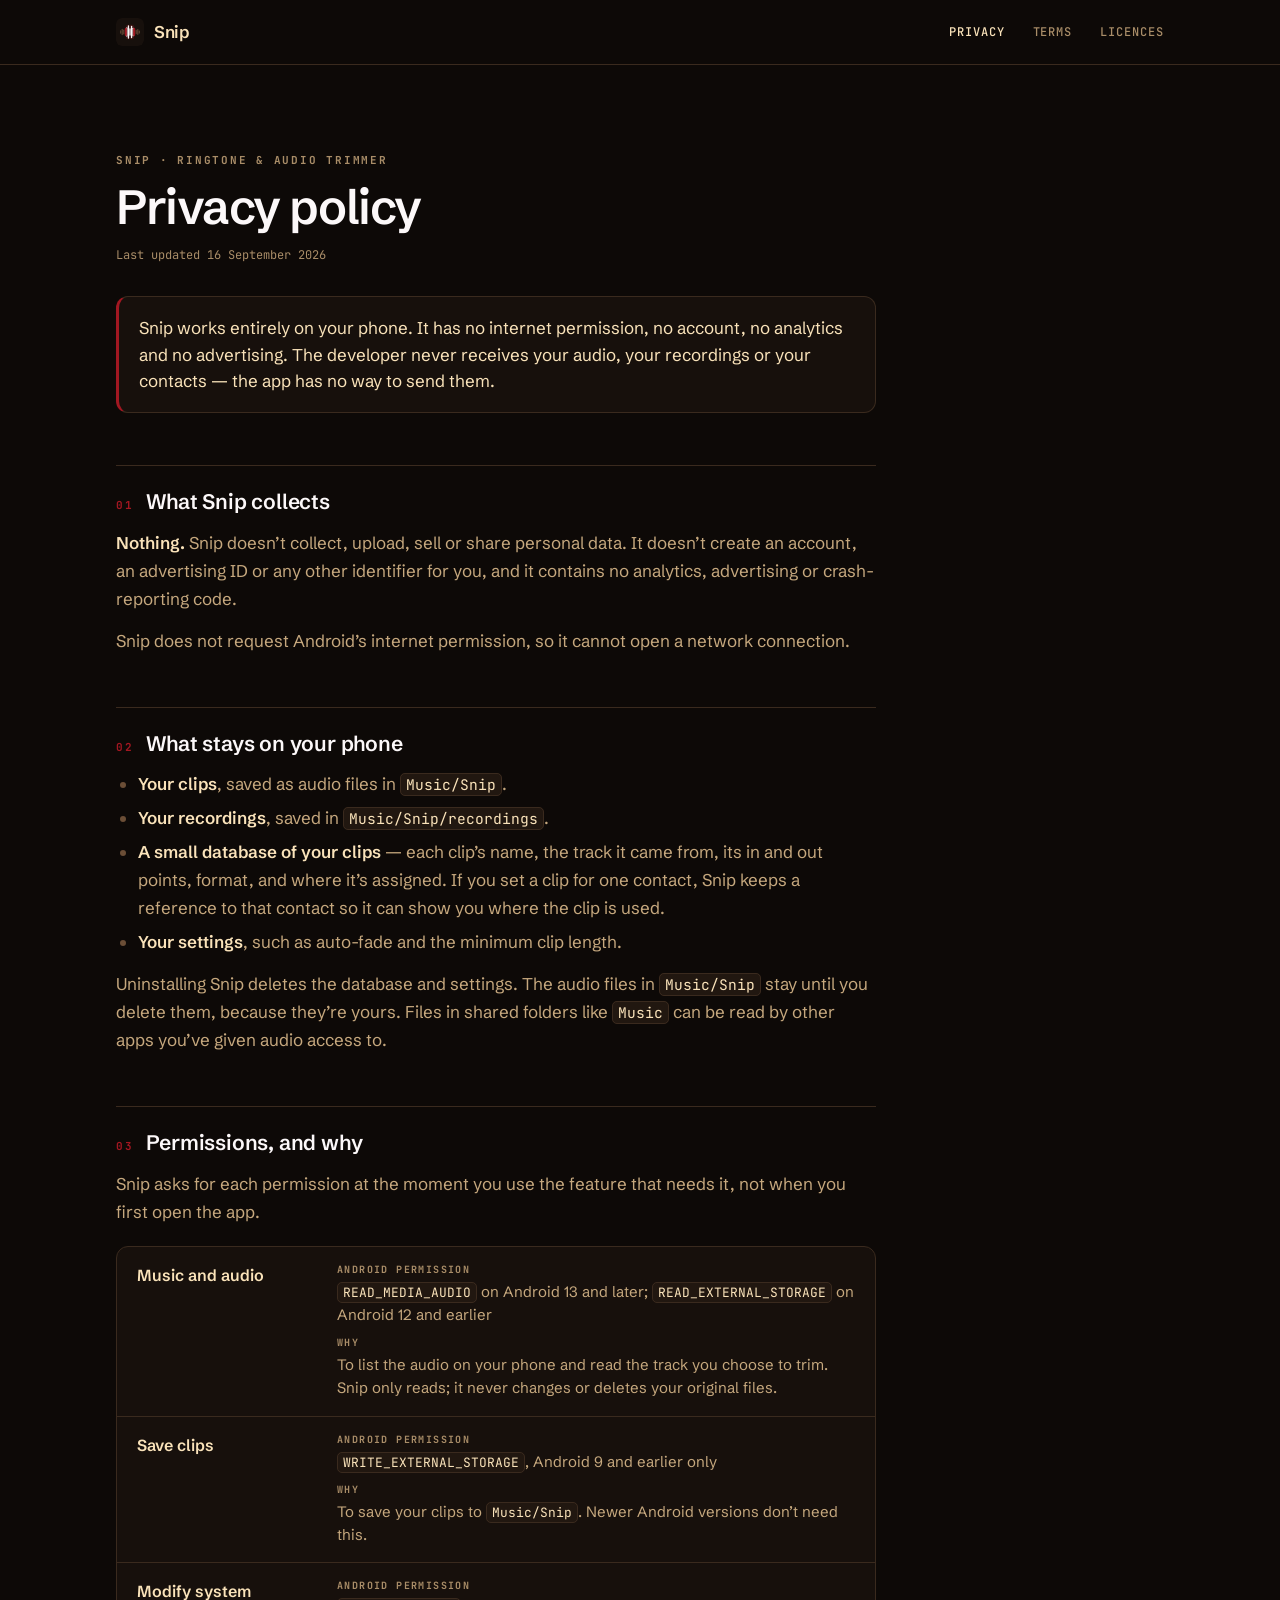
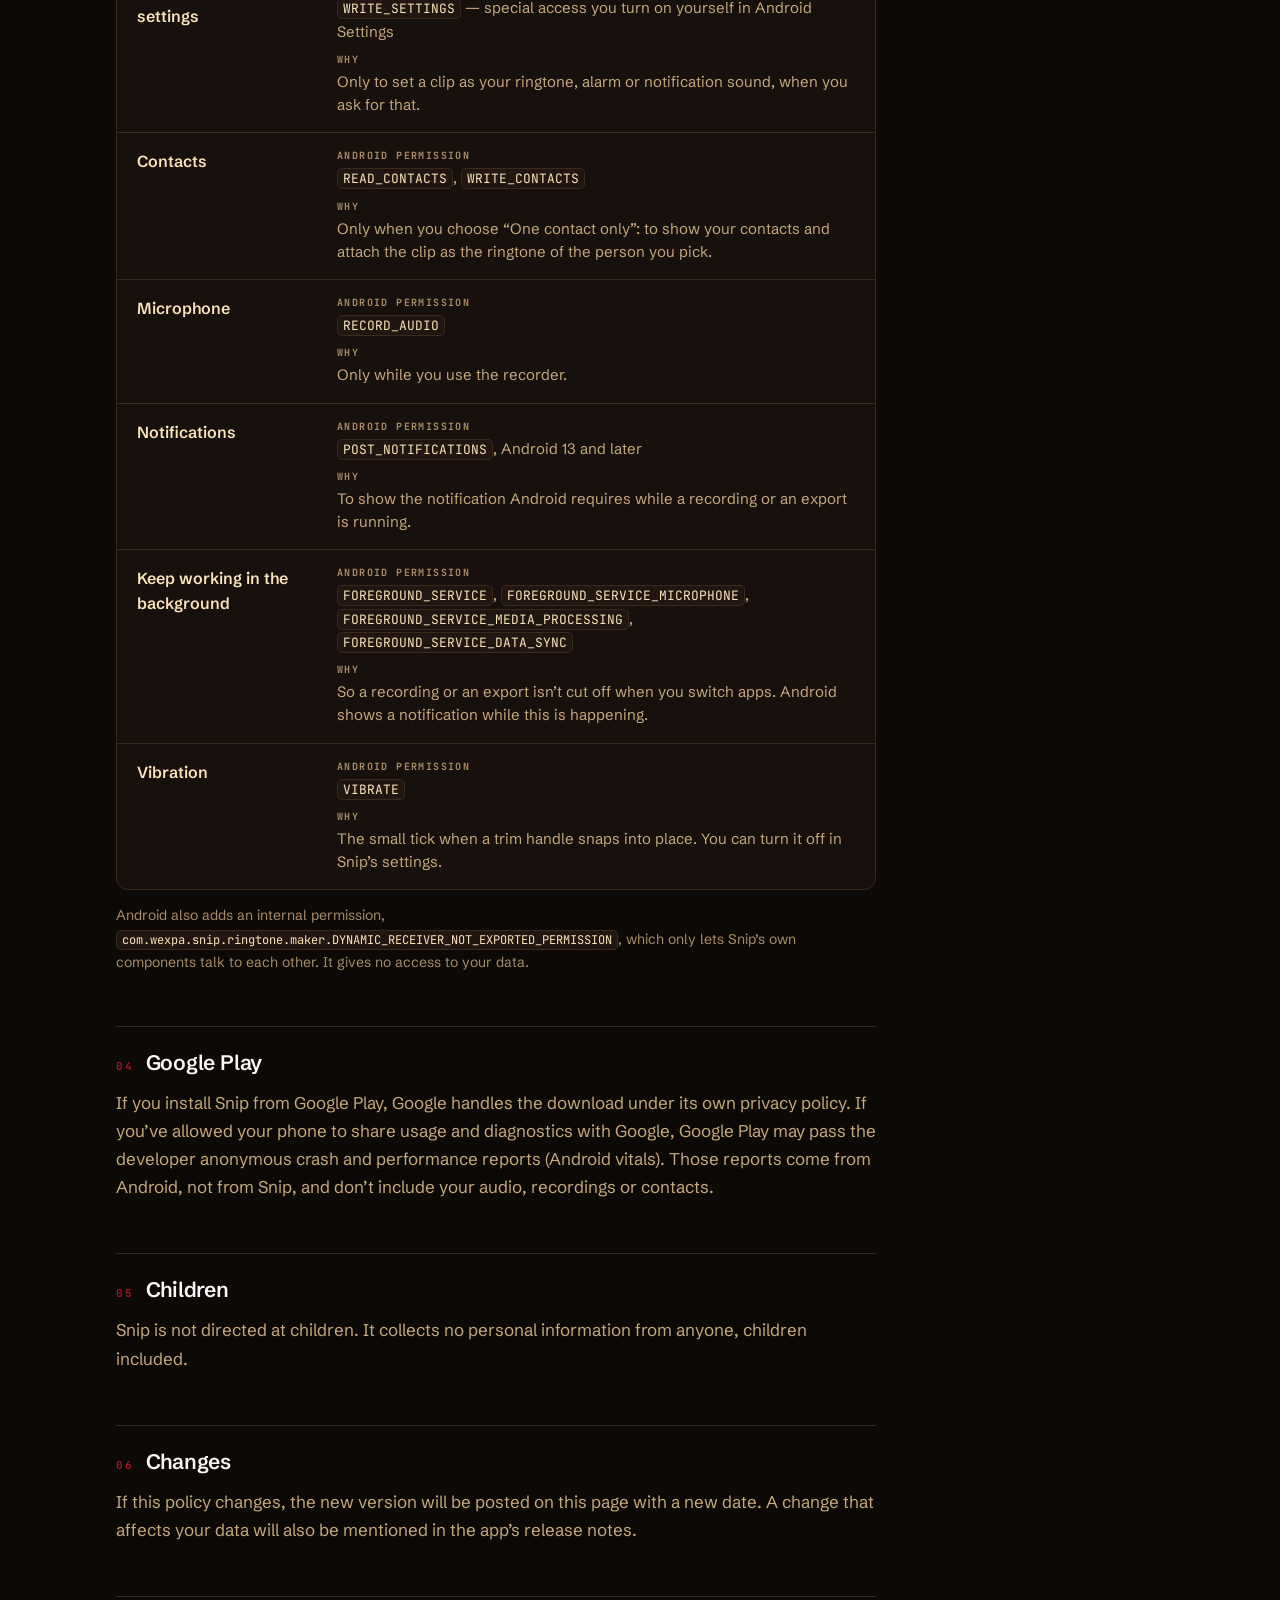
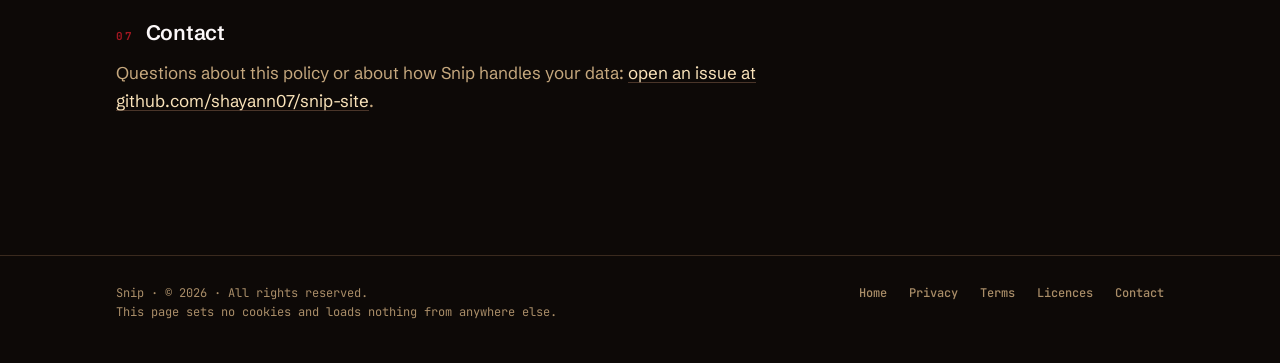
<file: privacy.html>
<!doctype html>
<html lang="en">
<head>
<meta charset="utf-8">
<meta name="viewport" content="width=device-width, initial-scale=1">
<meta http-equiv="Content-Security-Policy" content="default-src 'self'; img-src 'self'; style-src 'self'; script-src 'none'; font-src 'self'; connect-src 'none'; base-uri 'none'; form-action 'none'">
<meta name="referrer" content="no-referrer">
<title>Privacy policy — Snip</title>
<meta name="description" content="Snip collects nothing. It has no internet permission, no account and no analytics. What stays on your phone, and why each permission is needed.">
<meta name="theme-color" content="#0D0907">
<link rel="icon" href="assets/icon.svg" type="image/svg+xml">
<link rel="preload" href="assets/fonts/schibsted-grotesk-latin.woff2" as="font" type="font/woff2" crossorigin>
<link rel="stylesheet" href="assets/site.css">
</head>
<body>
<a class="skip" href="#main">Skip to content</a>
<header class="top">
  <div class="wrap">
    <a class="brand" href="./" aria-label="Snip, home"><img src="assets/icon.svg" alt="" width="28" height="28">Snip</a>
    <nav aria-label="Legal"><a href="privacy.html" aria-current="page">Privacy</a><a href="terms.html">Terms</a><a href="licenses.html">Licences</a></nav>
  </div>
</header>
<main id="main" class="wrap">
<article class="doc">
<div class="micro">Snip &middot; Ringtone &amp; Audio Trimmer</div>
<h1>Privacy policy</h1>
<div class="updated">Last updated 16 September 2026</div>
<p class="summary">Snip works entirely on your phone. It has no internet permission, no account, no analytics and no advertising. The developer never receives your audio, your recordings or your contacts &mdash; the app has no way to send them.</p>

<h2><span class="n">01</span>What Snip collects</h2>
<p><strong>Nothing.</strong> Snip doesn&rsquo;t collect, upload, sell or share personal data. It doesn&rsquo;t create an account, an advertising ID or any other identifier for you, and it contains no analytics, advertising or crash-reporting code.</p>
<p>Snip does not request Android&rsquo;s internet permission, so it cannot open a network connection.</p>

<h2><span class="n">02</span>What stays on your phone</h2>
<ul>
<li><strong>Your clips</strong>, saved as audio files in <code>Music/Snip</code>.</li>
<li><strong>Your recordings</strong>, saved in <code>Music/Snip/recordings</code>.</li>
<li><strong>A small database of your clips</strong> &mdash; each clip&rsquo;s name, the track it came from, its in and out points, format, and where it&rsquo;s assigned. If you set a clip for one contact, Snip keeps a reference to that contact so it can show you where the clip is used.</li>
<li><strong>Your settings</strong>, such as auto-fade and the minimum clip length.</li>
</ul>
<p>Uninstalling Snip deletes the database and settings. The audio files in <code>Music/Snip</code> stay until you delete them, because they&rsquo;re yours. Files in shared folders like <code>Music</code> can be read by other apps you&rsquo;ve given audio access to.</p>

<h2><span class="n">03</span>Permissions, and why</h2>
<p>Snip asks for each permission at the moment you use the feature that needs it, not when you first open the app.</p>
<div class="table-wrap"><table>
<thead><tr><th>What</th><th>Android permission</th><th>Why</th></tr></thead>
<tbody><tr><td>Music and audio</td><td data-label="Android permission"><code>READ_MEDIA_AUDIO</code> on Android 13 and later; <code>READ_EXTERNAL_STORAGE</code> on Android 12 and earlier</td><td data-label="Why">To list the audio on your phone and read the track you choose to trim. Snip only reads; it never changes or deletes your original files.</td></tr><tr><td>Save clips</td><td data-label="Android permission"><code>WRITE_EXTERNAL_STORAGE</code>, Android 9 and earlier only</td><td data-label="Why">To save your clips to <code>Music/Snip</code>. Newer Android versions don&rsquo;t need this.</td></tr><tr><td>Modify system settings</td><td data-label="Android permission"><code>WRITE_SETTINGS</code> &mdash; special access you turn on yourself in Android Settings</td><td data-label="Why">Only to set a clip as your ringtone, alarm or notification sound, when you ask for that.</td></tr><tr><td>Contacts</td><td data-label="Android permission"><code>READ_CONTACTS</code>, <code>WRITE_CONTACTS</code></td><td data-label="Why">Only when you choose &ldquo;One contact only&rdquo;: to show your contacts and attach the clip as the ringtone of the person you pick.</td></tr><tr><td>Microphone</td><td data-label="Android permission"><code>RECORD_AUDIO</code></td><td data-label="Why">Only while you use the recorder.</td></tr><tr><td>Notifications</td><td data-label="Android permission"><code>POST_NOTIFICATIONS</code>, Android 13 and later</td><td data-label="Why">To show the notification Android requires while a recording or an export is running.</td></tr><tr><td>Keep working in the background</td><td data-label="Android permission"><code>FOREGROUND_SERVICE</code>, <code>FOREGROUND_SERVICE_MICROPHONE</code>, <code>FOREGROUND_SERVICE_MEDIA_PROCESSING</code>, <code>FOREGROUND_SERVICE_DATA_SYNC</code></td><td data-label="Why">So a recording or an export isn&rsquo;t cut off when you switch apps. Android shows a notification while this is happening.</td></tr><tr><td>Vibration</td><td data-label="Android permission"><code>VIBRATE</code></td><td data-label="Why">The small tick when a trim handle snaps into place. You can turn it off in Snip&rsquo;s settings.</td></tr></tbody>
</table></div>
<p class="note">Android also adds an internal permission, <code>com.wexpa.snip.ringtone.maker.DYNAMIC_RECEIVER_NOT_EXPORTED_PERMISSION</code>, which only lets Snip&rsquo;s own components talk to each other. It gives no access to your data.</p>

<h2><span class="n">04</span>Google Play</h2>
<p>If you install Snip from Google Play, Google handles the download under its own privacy policy. If you&rsquo;ve allowed your phone to share usage and diagnostics with Google, Google Play may pass the developer anonymous crash and performance reports (Android vitals). Those reports come from Android, not from Snip, and don&rsquo;t include your audio, recordings or contacts.</p>

<h2><span class="n">05</span>Children</h2>
<p>Snip is not directed at children. It collects no personal information from anyone, children included.</p>

<h2><span class="n">06</span>Changes</h2>
<p>If this policy changes, the new version will be posted on this page with a new date. A change that affects your data will also be mentioned in the app&rsquo;s release notes.</p>

<h2><span class="n">07</span>Contact</h2>
<p>Questions about this policy or about how Snip handles your data: <a href="https://github.com/shayann07/snip-site/issues">open an issue at github.com/shayann07/snip-site</a>.</p>

</article>
</main>
<footer class="foot">
  <div class="wrap">
    <p>Snip &middot; &copy; 2026 &middot; All rights reserved.<br>This page sets no cookies and loads nothing from anywhere else.</p>
    <nav aria-label="Footer"><a href="./">Home</a><a href="privacy.html">Privacy</a><a href="terms.html">Terms</a><a href="licenses.html">Licences</a><a href="https://github.com/shayann07/snip-site/issues">Contact</a></nav>
  </div>
</footer>
</body>
</html>
</file>
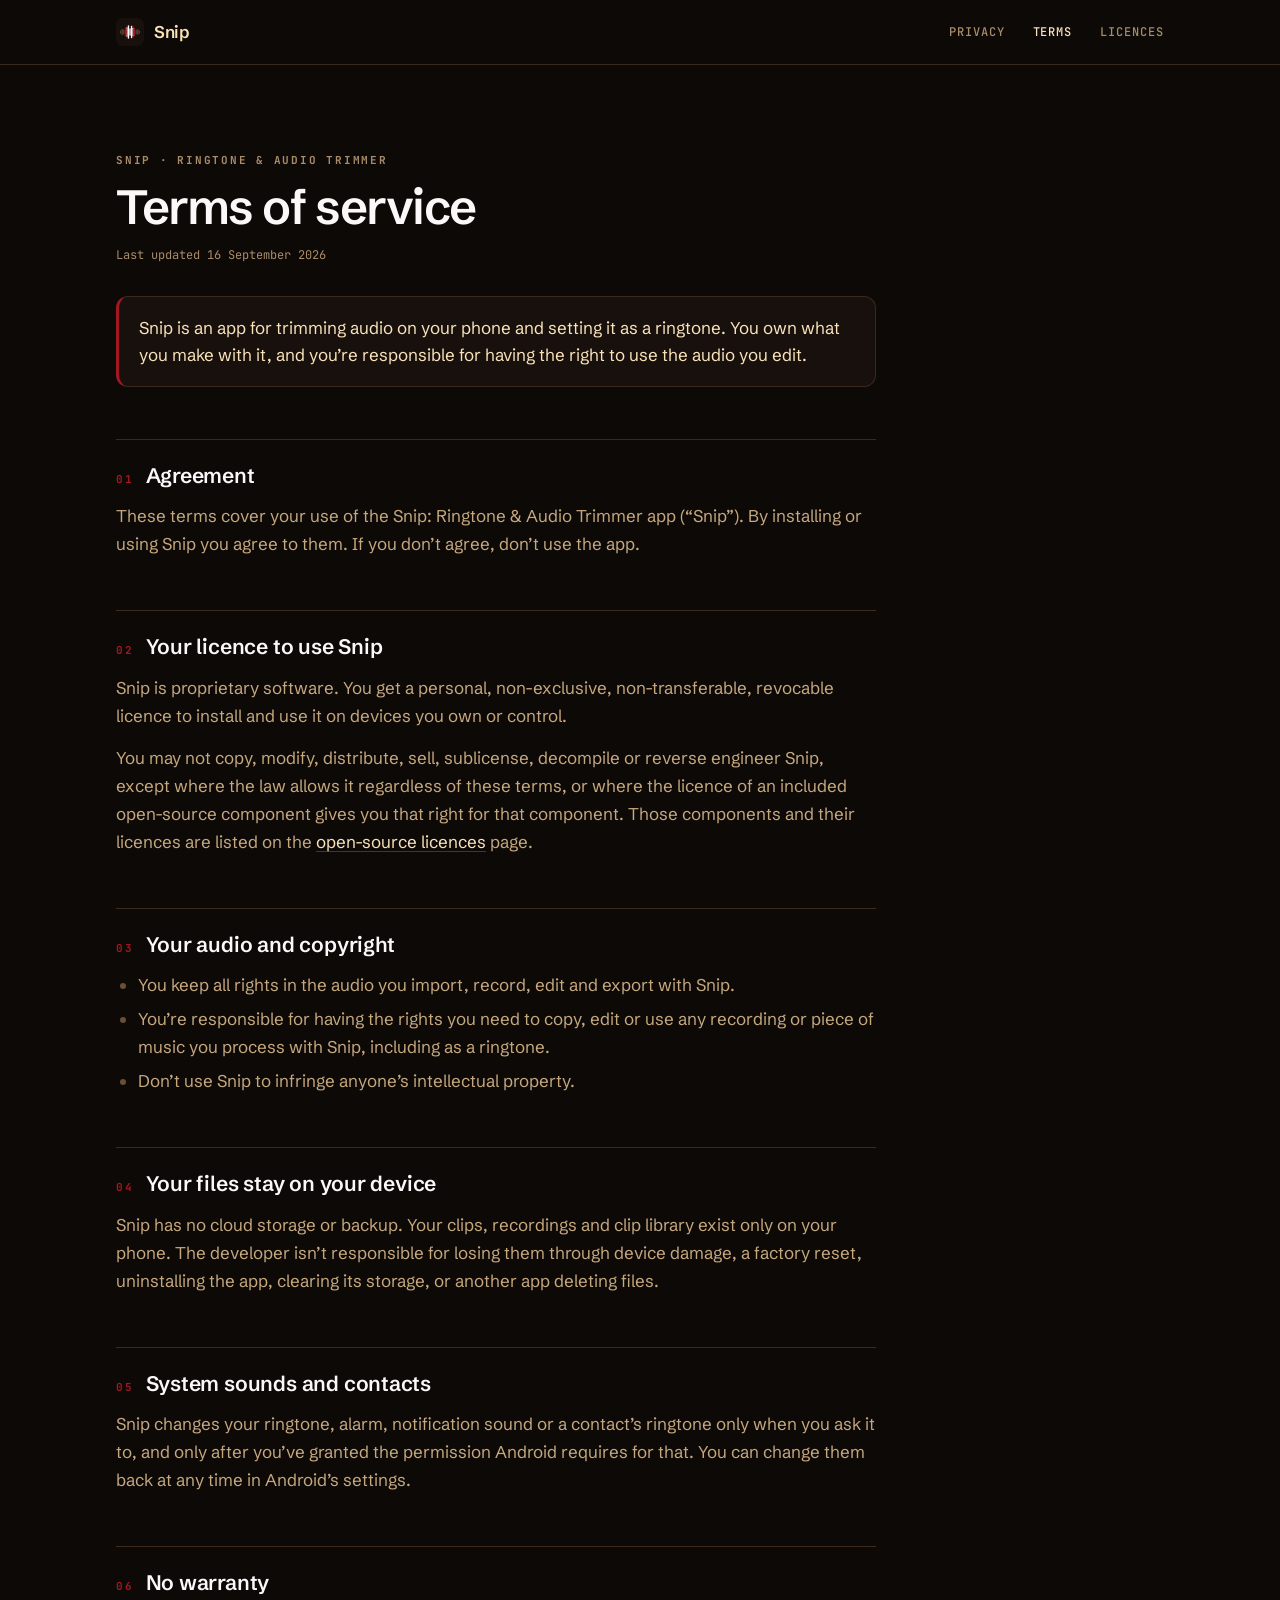
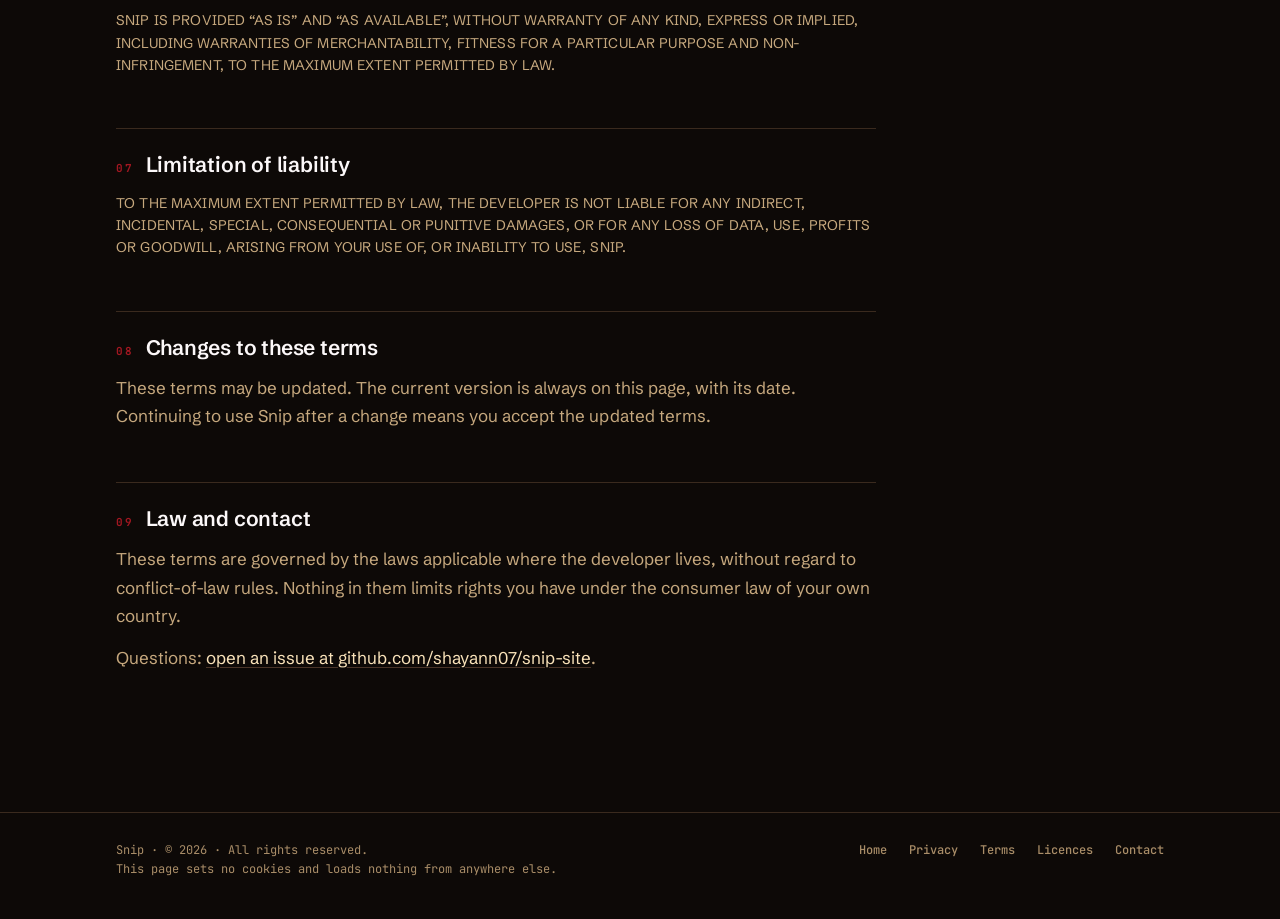
<file: terms.html>
<!doctype html>
<html lang="en">
<head>
<meta charset="utf-8">
<meta name="viewport" content="width=device-width, initial-scale=1">
<meta http-equiv="Content-Security-Policy" content="default-src 'self'; img-src 'self'; style-src 'self'; script-src 'none'; font-src 'self'; connect-src 'none'; base-uri 'none'; form-action 'none'">
<meta name="referrer" content="no-referrer">
<title>Terms of service — Snip</title>
<meta name="description" content="The terms for using Snip: Ringtone &amp; Audio Trimmer.">
<meta name="theme-color" content="#0D0907">
<link rel="icon" href="assets/icon.svg" type="image/svg+xml">
<link rel="preload" href="assets/fonts/schibsted-grotesk-latin.woff2" as="font" type="font/woff2" crossorigin>
<link rel="stylesheet" href="assets/site.css">
</head>
<body>
<a class="skip" href="#main">Skip to content</a>
<header class="top">
  <div class="wrap">
    <a class="brand" href="./" aria-label="Snip, home"><img src="assets/icon.svg" alt="" width="28" height="28">Snip</a>
    <nav aria-label="Legal"><a href="privacy.html">Privacy</a><a href="terms.html" aria-current="page">Terms</a><a href="licenses.html">Licences</a></nav>
  </div>
</header>
<main id="main" class="wrap">
<article class="doc">
<div class="micro">Snip &middot; Ringtone &amp; Audio Trimmer</div>
<h1>Terms of service</h1>
<div class="updated">Last updated 16 September 2026</div>
<p class="summary">Snip is an app for trimming audio on your phone and setting it as a ringtone. You own what you make with it, and you&rsquo;re responsible for having the right to use the audio you edit.</p>

<h2><span class="n">01</span>Agreement</h2>
<p>These terms cover your use of the Snip: Ringtone &amp; Audio Trimmer app (&ldquo;Snip&rdquo;). By installing or using Snip you agree to them. If you don&rsquo;t agree, don&rsquo;t use the app.</p>

<h2><span class="n">02</span>Your licence to use Snip</h2>
<p>Snip is proprietary software. You get a personal, non-exclusive, non-transferable, revocable licence to install and use it on devices you own or control.</p>
<p>You may not copy, modify, distribute, sell, sublicense, decompile or reverse engineer Snip, except where the law allows it regardless of these terms, or where the licence of an included open-source component gives you that right for that component. Those components and their licences are listed on the <a href="licenses.html">open-source licences</a> page.</p>

<h2><span class="n">03</span>Your audio and copyright</h2>
<ul>
<li>You keep all rights in the audio you import, record, edit and export with Snip.</li>
<li>You&rsquo;re responsible for having the rights you need to copy, edit or use any recording or piece of music you process with Snip, including as a ringtone.</li>
<li>Don&rsquo;t use Snip to infringe anyone&rsquo;s intellectual property.</li>
</ul>

<h2><span class="n">04</span>Your files stay on your device</h2>
<p>Snip has no cloud storage or backup. Your clips, recordings and clip library exist only on your phone. The developer isn&rsquo;t responsible for losing them through device damage, a factory reset, uninstalling the app, clearing its storage, or another app deleting files.</p>

<h2><span class="n">05</span>System sounds and contacts</h2>
<p>Snip changes your ringtone, alarm, notification sound or a contact&rsquo;s ringtone only when you ask it to, and only after you&rsquo;ve granted the permission Android requires for that. You can change them back at any time in Android&rsquo;s settings.</p>

<h2><span class="n">06</span>No warranty</h2>
<p class="caps">Snip is provided &ldquo;as is&rdquo; and &ldquo;as available&rdquo;, without warranty of any kind, express or implied, including warranties of merchantability, fitness for a particular purpose and non-infringement, to the maximum extent permitted by law.</p>

<h2><span class="n">07</span>Limitation of liability</h2>
<p class="caps">To the maximum extent permitted by law, the developer is not liable for any indirect, incidental, special, consequential or punitive damages, or for any loss of data, use, profits or goodwill, arising from your use of, or inability to use, Snip.</p>

<h2><span class="n">08</span>Changes to these terms</h2>
<p>These terms may be updated. The current version is always on this page, with its date. Continuing to use Snip after a change means you accept the updated terms.</p>

<h2><span class="n">09</span>Law and contact</h2>
<p>These terms are governed by the laws applicable where the developer lives, without regard to conflict-of-law rules. Nothing in them limits rights you have under the consumer law of your own country.</p>
<p>Questions: <a href="https://github.com/shayann07/snip-site/issues">open an issue at github.com/shayann07/snip-site</a>.</p>

</article>
</main>
<footer class="foot">
  <div class="wrap">
    <p>Snip &middot; &copy; 2026 &middot; All rights reserved.<br>This page sets no cookies and loads nothing from anywhere else.</p>
    <nav aria-label="Footer"><a href="./">Home</a><a href="privacy.html">Privacy</a><a href="terms.html">Terms</a><a href="licenses.html">Licences</a><a href="https://github.com/shayann07/snip-site/issues">Contact</a></nav>
  </div>
</footer>
</body>
</html>
</file>
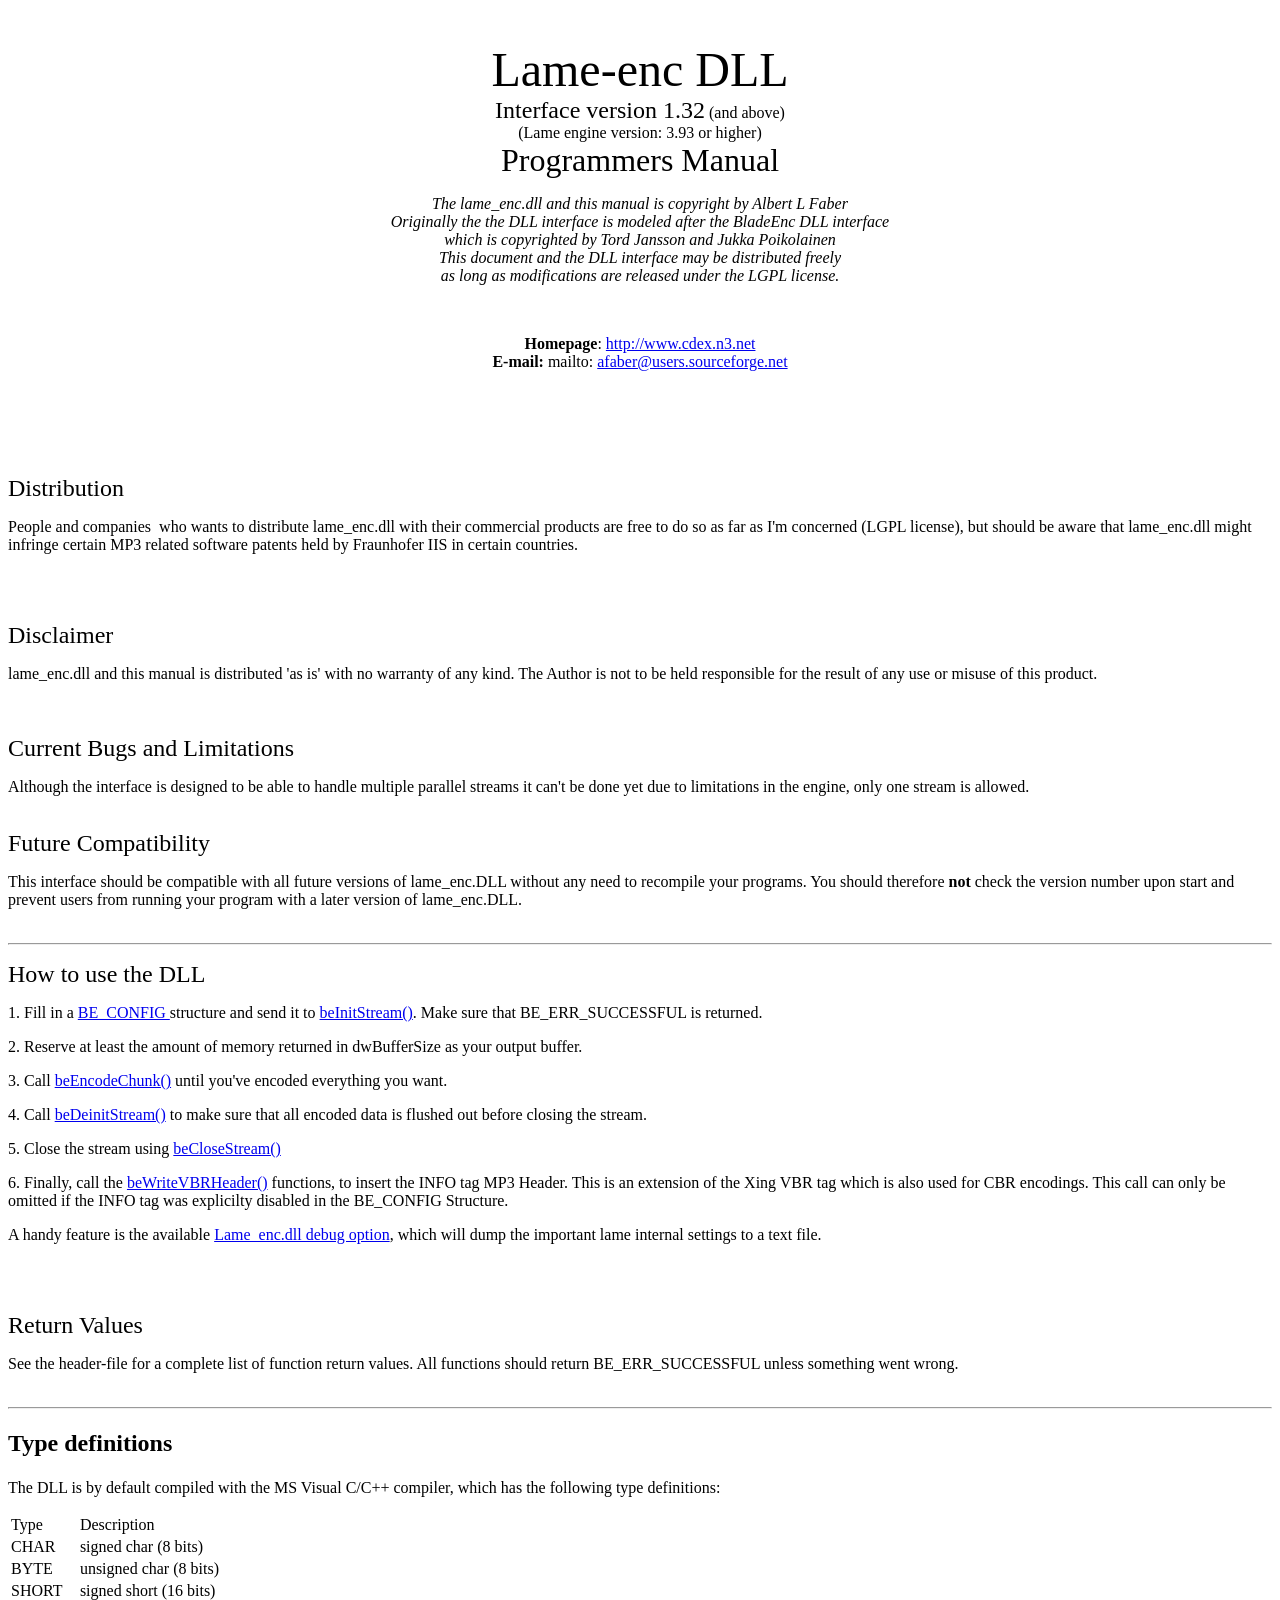
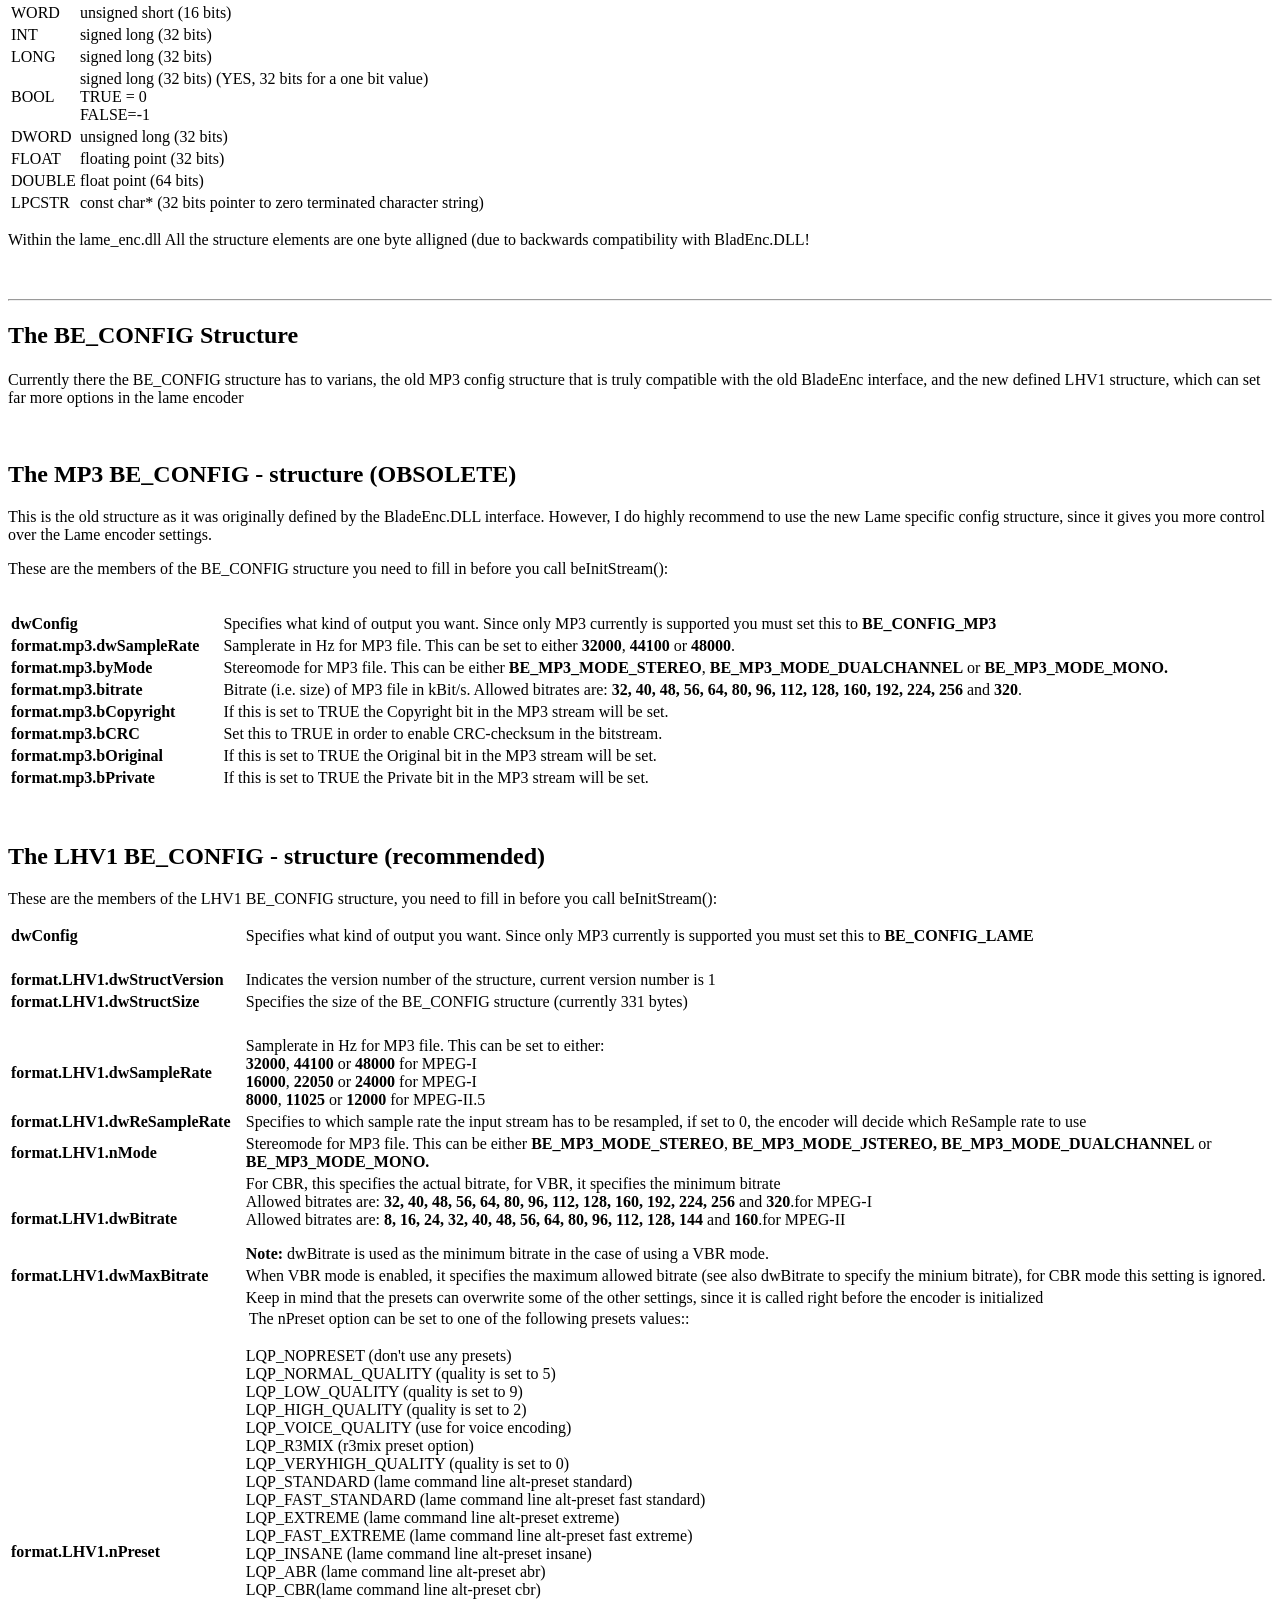
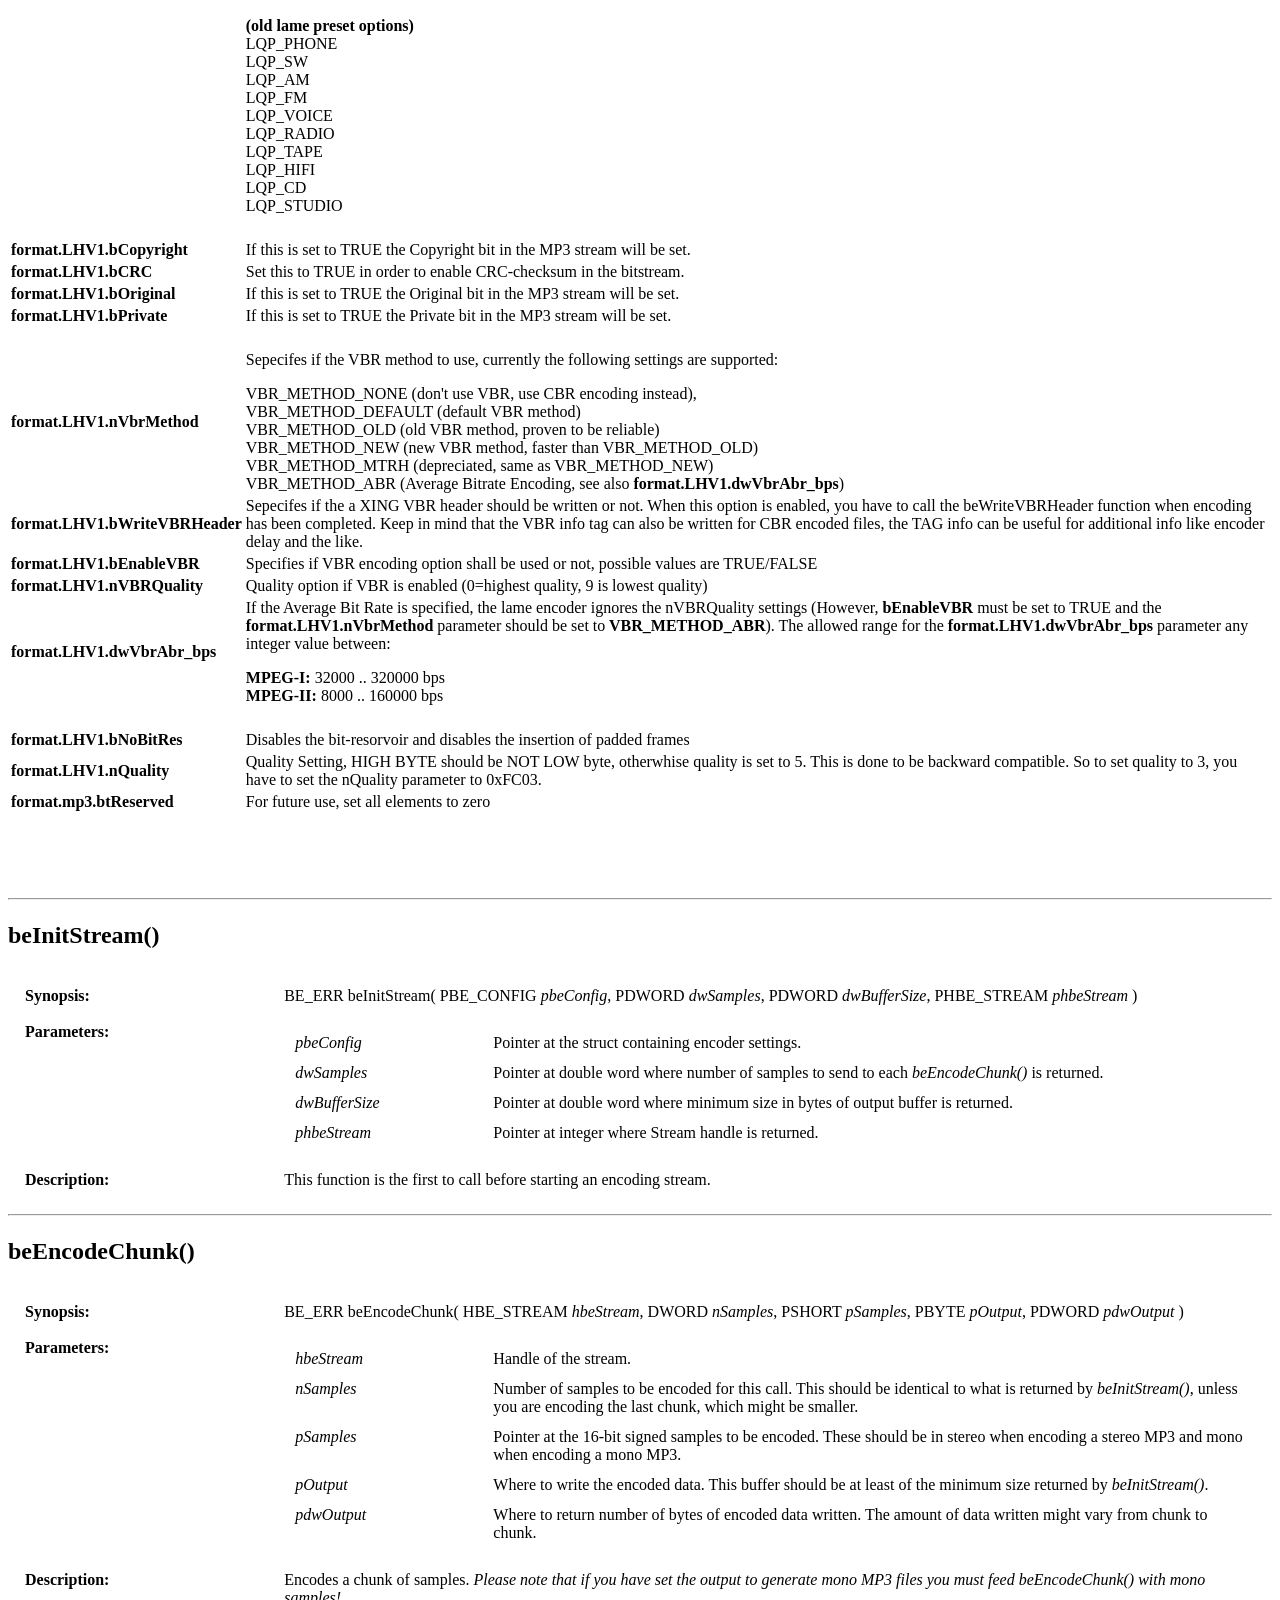
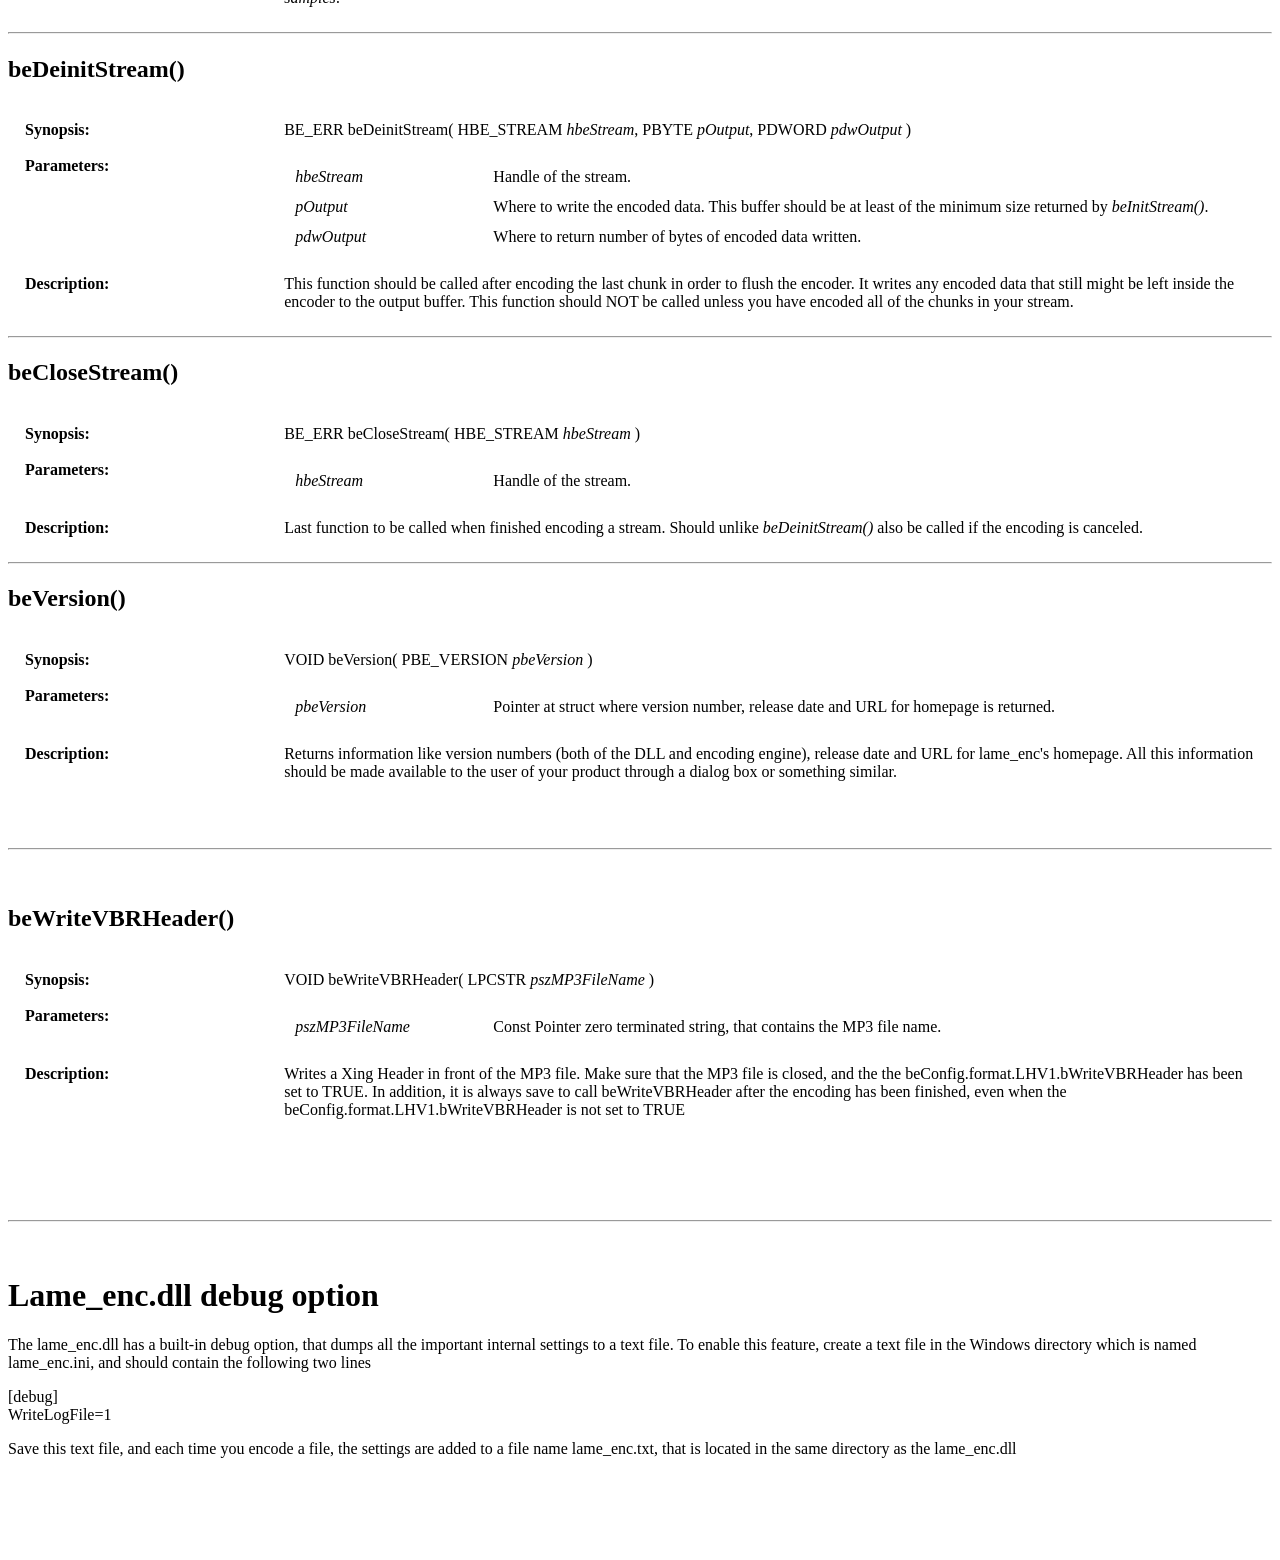
<file: lame/Dll/LameDLLInterface.htm>
<html>

<head>
<meta http-equiv="Content-Type"
content="text/html; charset=iso-8859-1">
<meta name="GENERATOR" content="Microsoft FrontPage Express 2.0">
<title>Lame-</title>
</head>

<body bgcolor="#FFFFFF">

<p align="center">&nbsp; </p>

<p align="center"><font size="7">Lame-enc DLL</font> <br>
<font size="5">Interface version 1.32</font> (and above)<br>
(Lame engine version: 3.93 or higher) <br>
<font size="6">Programmers Manual</font></p>

<p align="center"><i>The lame_enc.dll and this manual is
copyright by Albert L Faber<br>
Originally the the DLL interface is modeled after the BladeEnc
DLL interface<br>
which is copyrighted by Tord Jansson and Jukka Poikolainen<br>
This document and the DLL interface may be distributed freely</i>
<br>
<i>as long as modifications are released under the LGPL license.</i>
</p>

<p align="center">&nbsp; </p>

<p align="center"><b>Homepage</b>: <a
href="http://www.cdex.n3.net">http://www.cdex.n3.net</a><br>
<b>E-mail:</b> mailto: <a
href="mailto:afaber@users.sourceforge.net">afaber@users.sourceforge.net</a>
</p>

<p><br>
<br>
<br>
<br>
</p>

<p><font size="5">Distribution</font> </p>

<p>People and companies&nbsp; who wants to distribute
lame_enc.dll with their commercial products are free to do so as
far as I'm concerned (LGPL license), but should be aware that
lame_enc.dll might infringe certain MP3 related software patents
held by Fraunhofer IIS in certain countries. </p>

<p><br>
&nbsp; </p>

<p><font size="5">Disclaimer</font> </p>

<p>lame_enc.dll and this manual is distributed 'as is' with no
warranty of any kind. The Author is not to be held responsible
for the result of any use or misuse of this product. <br>
&nbsp; <br>
&nbsp; </p>

<p><font size="5">Current Bugs and Limitations</font> </p>

<p>Although the interface is designed to be able to handle
multiple parallel streams it can't be done yet due to limitations
in the engine, only one stream is allowed. <br>
&nbsp; </p>

<p><font size="5">Future Compatibility</font> </p>

<p>This interface should be compatible with all future versions
of lame_enc.DLL without any need to recompile your programs. You
should therefore <b>not</b> check the version number upon start
and prevent users from running your program with a later version
of lame_enc.DLL. <br>
&nbsp; </p>

<hr>

<p><font size="5">How to use the DLL</font> </p>

<p>1. Fill in a <a href="#The BE_CONFIG Structure">BE_CONFIG </a>structure
and send it to <a href="#beInitStream()">beInitStream()</a>. Make
sure that BE_ERR_SUCCESSFUL is returned. </p>

<p>2. Reserve at least the amount of memory returned in
dwBufferSize as your output buffer. </p>

<p>3. Call <a href="#beEncodeChunk()">beEncodeChunk()</a> until
you've encoded everything you want. </p>

<p>4. Call <a href="#beDeinitStream()">beDeinitStream()</a> to
make sure that all encoded data is flushed out before closing the
stream. </p>

<p>5. Close the stream using <a href="#beCloseStream()">beCloseStream()
</a></p>

<p>6. Finally, call the <a href="#beWriteVBRHeader()">beWriteVBRHeader()</a>
functions, to insert the INFO tag MP3 Header. This is an
extension of the Xing VBR tag which is also used for CBR
encodings. This call can only be omitted if the INFO tag was
explicilty disabled in the BE_CONFIG Structure.</p>

<p>A handy feature is the available <a
href="#Lame_enc.dll debug option">Lame_enc.dll debug option</a>,
which will dump the important lame internal settings to a text
file.<br>
&nbsp; </p>

<p>&nbsp;</p>

<p><font size="5">Return Values</font> </p>

<p>See the header-file for a complete list of function return
values. All functions should return BE_ERR_SUCCESSFUL unless
something went wrong. <br>
&nbsp; </p>

<hr>

<h1><a name="Type definitions"><font size="5">Type definitions</font></a></h1>

<p>The DLL is by default compiled with the MS Visual C/C++
compiler, which has the following type definitions:</p>

<table border="0">
    <tr>
        <td>Type </td>
        <td>Description</td>
    </tr>
    <tr>
        <td>CHAR</td>
        <td>signed char (8 bits)</td>
    </tr>
    <tr>
        <td>BYTE</td>
        <td>unsigned char (8 bits)</td>
    </tr>
    <tr>
        <td>SHORT</td>
        <td>signed short (16 bits)</td>
    </tr>
    <tr>
        <td>WORD</td>
        <td>unsigned short (16 bits)</td>
    </tr>
    <tr>
        <td>INT</td>
        <td>signed long (32 bits)</td>
    </tr>
    <tr>
        <td>LONG</td>
        <td>signed long (32 bits)</td>
    </tr>
    <tr>
        <td>BOOL</td>
        <td>signed long (32 bits) (YES, 32 bits for a one bit
        value)<br>
        TRUE = 0<br>
        FALSE=-1</td>
    </tr>
    <tr>
        <td>DWORD</td>
        <td>unsigned long (32 bits)</td>
    </tr>
    <tr>
        <td>FLOAT</td>
        <td>floating point (32 bits)</td>
    </tr>
    <tr>
        <td>DOUBLE</td>
        <td>float point (64 bits)</td>
    </tr>
    <tr>
        <td>LPCSTR</td>
        <td>const char* (32 bits pointer to zero terminated
        character string)</td>
    </tr>
</table>

<p>Within the lame_enc.dll All the structure elements are one
byte alligned (due to backwards compatibility with BladEnc.DLL!</p>

<p>&nbsp;</p>

<hr>

<h1><a name="The BE_CONFIG Structure"><font size="5">The
BE_CONFIG Structure </font></a></h1>

<p><font size="3">Currently there the BE_CONFIG structure has to
varians, the old MP3 config structure that is truly compatible
with the old BladeEnc interface, and the new defined LHV1
structure, which can set far more options in the lame encoder</font></p>

<p>&nbsp;</p>

<h2><font size="5">The MP3 BE_CONFIG - structure (OBSOLETE)</font></h2>

<p>This is the old structure as it was originally defined by the
BladeEnc.DLL interface. However, I do highly recommend to use the
new Lame specific config structure, since it gives you more
control over the Lame encoder settings.</p>

<p>These are the members of the BE_CONFIG structure you need to
fill in before you call beInitStream(): <br>
&nbsp; </p>

<table border="0">
    <tr>
        <td><b>dwConfig</b></td>
        <td>Specifies what kind of output you want. Since only
        MP3 currently is supported you must set this to <b>BE_CONFIG_MP3</b></td>
    </tr>
    <tr>
        <td><b>format.mp3.dwSampleRate</b>&nbsp;&nbsp;&nbsp;&nbsp;&nbsp;</td>
        <td>Samplerate in Hz for MP3 file. This can be set to
        either <b>32000</b>, <b>44100</b> or <b>48000</b>.</td>
    </tr>
    <tr>
        <td><b>format.mp3.byMode</b></td>
        <td>Stereomode for MP3 file. This can be either <b>BE_MP3_MODE_STEREO</b>,
        <b>BE_MP3_MODE_DUALCHANNEL</b> or <b>BE_MP3_MODE_MONO.</b></td>
    </tr>
    <tr>
        <td><b>format.mp3.bitrate</b></td>
        <td>Bitrate (i.e. size) of MP3 file in kBit/s. Allowed
        bitrates are: <b>32, 40, 48, 56, 64, 80, 96, 112, 128,
        160, 192, 224, 256</b> and <b>320</b>.</td>
    </tr>
    <tr>
        <td><b>format.mp3.bCopyright</b></td>
        <td>If this is set to TRUE the Copyright bit in the MP3
        stream will be set.</td>
    </tr>
    <tr>
        <td><b>format.mp3.bCRC</b></td>
        <td>Set this to TRUE in order to enable CRC-checksum in
        the bitstream.</td>
    </tr>
    <tr>
        <td><b>format.mp3.bOriginal</b></td>
        <td>If this is set to TRUE the Original bit in the MP3
        stream will be set.</td>
    </tr>
    <tr>
        <td><b>format.mp3.bPrivate</b></td>
        <td>If this is set to TRUE the Private bit in the MP3
        stream will be set.</td>
    </tr>
</table>

<p>&nbsp;</p>

<h2><font size="5">The LHV1 BE_CONFIG - structure (recommended)</font></h2>

<p>These are the members of the LHV1 BE_CONFIG structure, you
need to fill in before you call beInitStream(): <br>
</p>

<table border="0">
    <tr>
        <td><b>dwConfig</b></td>
        <td>Specifies what kind of output you want. Since only
        MP3 currently is supported you must set this to <b>BE_CONFIG_LAME</b></td>
    </tr>
    <tr>
        <td>&nbsp;</td>
        <td>&nbsp;</td>
    </tr>
    <tr>
        <td><b>format.LHV1.dwStructVersion</b></td>
        <td>Indicates the version number of the structure,
        current version number is 1</td>
    </tr>
    <tr>
        <td><b>format.LHV1.dwStructSize</b></td>
        <td>Specifies the size of the BE_CONFIG structure
        (currently 331 bytes)</td>
    </tr>
    <tr>
        <td>&nbsp;</td>
        <td>&nbsp;</td>
    </tr>
    <tr>
        <td><b>format.LHV1.dwSampleRate</b>&nbsp;</td>
        <td>Samplerate in Hz for MP3 file. This can be set to
        either:<br>
        <b>32000</b>, <b>44100</b> or <b>48000</b> for MPEG-I<br>
        <b>16000</b>, <b>22050</b> or <b>24000</b> for MPEG-I<br>
        <b>8000</b>, <b>11025</b> or <b>12000</b> for MPEG-II.5</td>
    </tr>
    <tr>
        <td><b>format.LHV1.dwReSampleRate</b></td>
        <td>Specifies to which sample rate the input stream has
        to be resampled, if set to 0, the encoder will decide
        which ReSample rate to use</td>
    </tr>
    <tr>
        <td><b>format.LHV1.nMode</b></td>
        <td>Stereomode for MP3 file. This can be either <b>BE_MP3_MODE_STEREO</b>,
        <b>BE_MP3_MODE_JSTEREO, BE_MP3_MODE_DUALCHANNEL</b> or <b>BE_MP3_MODE_MONO.</b></td>
    </tr>
    <tr>
        <td><strong>format.LHV1.dwBitrate</strong></td>
        <td>For CBR, this specifies the actual bitrate, for VBR,
        it specifies the minimum bitrate<br>
        Allowed bitrates are: <b>32, 40, 48, 56, 64, 80, 96, 112,
        128, 160, 192, 224, 256</b> and <b>320</b>.for MPEG-I<br>
        Allowed bitrates are: <b>8, 16, 24, 32, 40, 48, 56, 64,
        80, 96, 112, 128, 144 </b>and<b> 160</b>.for MPEG-II<p><strong>Note:</strong>
        dwBitrate is used as the minimum bitrate in the case of
        using a VBR mode.</p>
        </td>
    </tr>
    <tr>
        <td><strong>format.LHV1.dwMaxBitrate</strong></td>
        <td>When VBR mode is enabled, it specifies the maximum
        allowed bitrate (see also dwBitrate to specify the minium
        bitrate), for CBR mode this setting is ignored.</td>
    </tr>
    <tr>
        <td><strong>format.LHV1.nPreset</strong></td>
        <td>Keep in mind that the presets can overwrite some of
        the other settings, since it is called right before the
        encoder is initialized<br>
        <table border="0">
            <tr>
                <td>The nPreset option can be set to one of the
                following presets values::</td>
            </tr>
        </table>
        <p>LQP_NOPRESET (don't use any presets)<br>
        LQP_NORMAL_QUALITY (quality is set to 5)<br>
        LQP_LOW_QUALITY (quality is set to 9)<br>
        LQP_HIGH_QUALITY (quality is set to 2)<br>
        LQP_VOICE_QUALITY (use for voice encoding)<br>
        LQP_R3MIX (r3mix preset option)<br>
        LQP_VERYHIGH_QUALITY (quality is set to 0)<br>
        LQP_STANDARD (lame command line alt-preset standard)<br>
        LQP_FAST_STANDARD (lame command line alt-preset fast
        standard)<br>
        LQP_EXTREME (lame command line alt-preset extreme)<br>
        LQP_FAST_EXTREME (lame command line alt-preset fast
        extreme)<br>
        LQP_INSANE (lame command line alt-preset insane)<br>
        LQP_ABR (lame command line alt-preset abr)<br>
        LQP_CBR(lame command line alt-preset cbr)<br>
        <br>
        <strong>(old lame preset options)</strong><br>
        LQP_PHONE <br>
        LQP_SW<br>
        LQP_AM<br>
        LQP_FM<br>
        LQP_VOICE<br>
        LQP_RADIO<br>
        LQP_TAPE<br>
        LQP_HIFI<br>
        LQP_CD<br>
        LQP_STUDIO</p>
        </td>
    </tr>
    <tr>
        <td>&nbsp;</td>
    </tr>
    <tr>
        <td><b>format.LHV1.bCopyright</b></td>
        <td>If this is set to TRUE the Copyright bit in the MP3
        stream will be set.</td>
    </tr>
    <tr>
        <td><b>format.LHV1.bCRC</b></td>
        <td>Set this to TRUE in order to enable CRC-checksum in
        the bitstream.</td>
    </tr>
    <tr>
        <td><b>format.LHV1.bOriginal</b></td>
        <td>If this is set to TRUE the Original bit in the MP3
        stream will be set.</td>
    </tr>
    <tr>
        <td><b>format.LHV1.bPrivate</b></td>
        <td>If this is set to TRUE the Private bit in the MP3
        stream will be set.</td>
    </tr>
    <tr>
        <td>&nbsp;</td>
        <td>&nbsp;</td>
    </tr>
    <tr>
        <td><strong>format.LHV1.nVbrMethod</strong></td>
        <td>Sepecifes if the VBR method to use, currently the
        following settings are supported:<p><font size="3">VBR_METHOD_NONE
        (don't use VBR, use CBR encoding instead),<br>
        VBR_METHOD_DEFAULT (default VBR method)<br>
        VBR_METHOD_OLD (old VBR method, proven to be reliable)<br>
        VBR_METHOD_NEW (new VBR method, faster than
        VBR_METHOD_OLD)<br>
        VBR_METHOD_MTRH (depreciated, same as VBR_METHOD_NEW)<br>
        VBR_METHOD_ABR (Average Bitrate Encoding, see also </font><strong>format.LHV1.dwVbrAbr_bps</strong><font
        size="3">)</font></p>
        </td>
    </tr>
    <tr>
        <td><strong>format.LHV1.bWriteVBRHeader</strong></td>
        <td>Sepecifes if the a XING VBR header should be written
        or not. When this option is enabled, you have to call the
        <font size="3">beWriteVBRHeader function when encoding
        has been completed. Keep in mind that the VBR info tag
        can also be written for CBR encoded files, the TAG info
        can be useful for additional info like encoder delay and
        the like.</font></td>
    </tr>
    <tr>
        <td><strong>format.LHV1.bEnableVBR</strong></td>
        <td>Specifies if VBR encoding option shall be used or
        not, possible values are TRUE/FALSE</td>
    </tr>
    <tr>
        <td><strong>format.LHV1.nVBRQuality</strong></td>
        <td>Quality option if VBR is enabled (0=highest quality,
        9 is lowest quality)</td>
    </tr>
    <tr>
        <td><strong>format.LHV1.dwVbrAbr_bps</strong></td>
        <td>If the Average Bit Rate is specified, the lame
        encoder ignores the nVBRQuality settings (However, <strong>bEnableVBR</strong>
        must be set to TRUE and the <strong>format.LHV1.nVbrMethod
        </strong>parameter should be set to<strong> </strong><font
        size="3"><strong>VBR_METHOD_ABR</strong>). The allowed
        range for the </font><strong>format.LHV1.dwVbrAbr_bps </strong>parameter<strong>
        </strong>any integer value <font size="3">between:</font><p><strong>MPEG-I:</strong>
        32000 .. 320000 bps<b><br>
        </b><strong>MPEG-II:</strong> 8000 .. 160000 bps</p>
        </td>
    </tr>
    <tr>
        <td>&nbsp;</td>
        <td>&nbsp;</td>
    </tr>
    <tr>
        <td><strong>format.LHV1.bNoBitRes</strong></td>
        <td>Disables the bit-resorvoir and disables the insertion
        of padded frames</td>
    </tr>
    <tr>
        <td><strong>format.LHV1.nQuality</strong></td>
        <td>Quality Setting, HIGH BYTE should be NOT LOW byte,
        otherwhise quality is set to 5. This is done to be
        backward compatible. So to set quality to 3, you have to
        set the nQuality parameter to 0xFC03.</td>
    </tr>
    <tr>
        <td><b>format.mp3.btReserved</b></td>
        <td>For future use, set all elements to zero</td>
    </tr>
</table>

<p>&nbsp;</p>

<p>&nbsp; </p>

<hr>

<h1><a name="beInitStream()"><font size="5">beInitStream()</font></a>
</h1>

<table border="0" cellspacing="16" width="100%">
    <tr>
        <td valign="top" width="20%"><b>Synopsis:</b></td>
        <td valign="top" width="80%">BE_ERR beInitStream(
        PBE_CONFIG <i>pbeConfig</i>, PDWORD <i>dwSamples</i>,
        PDWORD <i>dwBufferSize</i>, PHBE_STREAM <i>phbeStream</i>
        )</td>
    </tr>
    <tr>
        <td valign="top" width="20%"><b>Parameters:</b></td>
        <td valign="top" width="80%"><table border="0"
        cellspacing="10" width="100%">
            <tr>
                <td valign="top" width="20%"><i>pbeConfig</i></td>
                <td>Pointer at the struct containing encoder
                settings.</td>
            </tr>
            <tr>
                <td valign="top"><i>dwSamples</i></td>
                <td>Pointer at double word where number of
                samples to send to each <i>beEncodeChunk()</i> is
                returned.</td>
            </tr>
            <tr>
                <td valign="top"><i>dwBufferSize</i></td>
                <td>Pointer at double word where minimum size in
                bytes of output buffer is returned.</td>
            </tr>
            <tr>
                <td valign="top"><i>phbeStream</i></td>
                <td>Pointer at integer where Stream handle is
                returned.</td>
            </tr>
        </table>
        </td>
    </tr>
    <tr>
        <td valign="top" width="20%"><b>Description:</b></td>
        <td valign="top" width="80%">This function is the first
        to call before starting an encoding stream.</td>
    </tr>
</table>

<hr>

<h1><a name="beEncodeChunk()"><font size="5">beEncodeChunk()</font>
</a></h1>

<table border="0" cellspacing="16" width="100%">
    <tr>
        <td valign="top" width="20%"><b>Synopsis:</b></td>
        <td valign="top" width="80%">BE_ERR beEncodeChunk(
        HBE_STREAM <i>hbeStream</i>, DWORD <i>nSamples</i>,
        PSHORT <i>pSamples</i>, PBYTE <i>pOutput</i>, PDWORD <i>pdwOutput</i>
        )</td>
    </tr>
    <tr>
        <td valign="top" width="20%"><b>Parameters:</b></td>
        <td valign="top"><table border="0" cellspacing="10"
        width="100%">
            <tr>
                <td valign="top" width="20%"><i>hbeStream</i></td>
                <td width="80%">Handle of the stream.</td>
            </tr>
            <tr>
                <td valign="top" width="90"><i>nSamples</i></td>
                <td>Number of samples to be encoded for this
                call. This should be identical to what is
                returned by <i>beInitStream()</i>, unless you are
                encoding the last chunk, which might be smaller.</td>
            </tr>
            <tr>
                <td valign="top" width="90"><i>pSamples</i></td>
                <td>Pointer at the 16-bit signed samples to be
                encoded. These should be in stereo when encoding
                a stereo MP3 and mono when encoding a mono MP3.</td>
            </tr>
            <tr>
                <td valign="top" width="90"><i>pOutput</i></td>
                <td>Where to write the encoded data. This buffer
                should be at least of the minimum size returned
                by <i>beInitStream()</i>.</td>
            </tr>
            <tr>
                <td valign="top" width="90"><i>pdwOutput</i></td>
                <td>Where to return number of bytes of encoded
                data written. The amount of data written might
                vary from chunk to chunk.</td>
            </tr>
        </table>
        </td>
    </tr>
    <tr>
        <td valign="top" width="20%"><b>Description:</b></td>
        <td valign="top">Encodes a chunk of samples. <i>Please
        note that if you have set the output to generate mono MP3
        files you must feed beEncodeChunk() with mono samples!</i></td>
    </tr>
</table>

<hr>

<h1><a name="beDeinitStream()"><font size="5">beDeinitStream()</font>
</a></h1>

<table border="0" cellspacing="16" width="100%">
    <tr>
        <td valign="top" width="20%"><b>Synopsis:</b></td>
        <td valign="top" width="80%">BE_ERR beDeinitStream(
        HBE_STREAM <i>hbeStream</i>, PBYTE <i>pOutput</i>, PDWORD
        <i>pdwOutput</i> )</td>
    </tr>
    <tr>
        <td valign="top" width="20%"><b>Parameters:</b></td>
        <td valign="top"><table border="0" cellspacing="10"
        width="100%">
            <tr>
                <td valign="top" width="20%"><i>hbeStream</i></td>
                <td width="80%">Handle of the stream.</td>
            </tr>
            <tr>
                <td valign="top"><i>pOutput</i></td>
                <td>Where to write the encoded data. This buffer
                should be at least of the minimum size returned
                by <i>beInitStream()</i>.</td>
            </tr>
            <tr>
                <td><i>pdwOutput</i></td>
                <td>Where to return number of bytes of encoded
                data written.</td>
            </tr>
        </table>
        </td>
    </tr>
    <tr>
        <td valign="top" width="20%"><b>Description:</b></td>
        <td valign="top">This function should be called after
        encoding the last chunk in order to flush the encoder. It
        writes any encoded data that still might be left inside
        the encoder to the output buffer. This function should
        NOT be called unless you have encoded all of the chunks
        in your stream.</td>
    </tr>
</table>

<hr>

<h1><a name="beCloseStream()"><font size="5">beCloseStream()</font></a>
</h1>

<table border="0" cellspacing="16" width="100%">
    <tr>
        <td valign="top" width="20%"><b>Synopsis:</b></td>
        <td valign="top">BE_ERR beCloseStream( HBE_STREAM <i>hbeStream</i>
        )</td>
    </tr>
    <tr>
        <td valign="top" width="90"><b>Parameters:</b></td>
        <td valign="top"><table border="0" cellspacing="10"
        width="100%">
            <tr>
                <td width="20%"><i>hbeStream</i></td>
                <td>Handle of the stream.</td>
            </tr>
        </table>
        </td>
    </tr>
    <tr>
        <td valign="top" width="90"><b>Description:</b></td>
        <td valign="top">Last function to be called when finished
        encoding a stream. Should unlike <i>beDeinitStream()</i>
        also be called if the encoding is canceled.</td>
    </tr>
</table>

<hr>

<h1><a name="beVersion()"><font size="5">beVersion()</font> </a></h1>

<table border="0" cellspacing="16" width="100%">
    <tr>
        <td valign="top" width="20%"><b>Synopsis:</b></td>
        <td valign="top">VOID beVersion( PBE_VERSION <i>pbeVersion</i>
        )</td>
    </tr>
    <tr>
        <td valign="top"><b>Parameters:</b></td>
        <td valign="top"><table border="0" cellspacing="10"
        width="100%">
            <tr>
                <td valign="top" width="20%"><i>pbeVersion</i></td>
                <td>Pointer at struct where version number,
                release date and URL for homepage is returned.</td>
            </tr>
        </table>
        </td>
    </tr>
    <tr>
        <td valign="top"><b>Description:</b></td>
        <td valign="top">Returns information like version numbers
        (both of the DLL and encoding engine), release date and
        URL for lame_enc's homepage. All this information should
        be made available to the user of your product through a
        dialog box or something similar.</td>
    </tr>
</table>

<p>&nbsp;</p>

<hr>

<p>&nbsp;</p>

<h1><a name="beWriteVBRHeader()"><font size="5">beWriteVBRHeader()</font>
</a></h1>

<table border="0" cellspacing="16" width="100%">
    <tr>
        <td valign="top" width="20%"><b>Synopsis:</b></td>
        <td valign="top">VOID beWriteVBRHeader( LPCSTR <i>pszMP3FileName</i>
        )</td>
    </tr>
    <tr>
        <td valign="top"><b>Parameters:</b></td>
        <td valign="top"><table border="0" cellspacing="10"
        width="100%">
            <tr>
                <td valign="top" width="20%"><i>pszMP3FileName</i></td>
                <td>Const Pointer zero terminated string, that
                contains the MP3 file name.</td>
            </tr>
        </table>
        </td>
    </tr>
    <tr>
        <td valign="top"><b>Description:</b></td>
        <td valign="top">Writes a Xing Header in front of the MP3
        file. Make sure that the MP3 file is closed, and the the
        beConfig.format.LHV1.bWriteVBRHeader has been set to
        TRUE. In addition, it is always save to call
        beWriteVBRHeader after the encoding has been finished,
        even when the beConfig.format.LHV1.bWriteVBRHeader is not
        set to TRUE</td>
    </tr>
</table>

<p>&nbsp;</p>

<p>&nbsp;</p>

<hr>

<p>&nbsp;</p>

<h1><a name="Lame_enc.dll debug option">Lame_enc.dll debug option</a></h1>

<p>The lame_enc.dll has a built-in debug option, that dumps all
the important internal settings to a text file. To enable this
feature, create a text file in the Windows directory which is
named lame_enc.ini, and should contain the following two lines</p>

<p>[debug]<br>
WriteLogFile=1</p>

<p>Save this text file, and each time you encode a file, the
settings are added to a file name lame_enc.txt, that is located
in the same directory as the lame_enc.dll</p>

<p>&nbsp;</p>

<p><br>
&nbsp; </p>
</body>
</html>
</file>
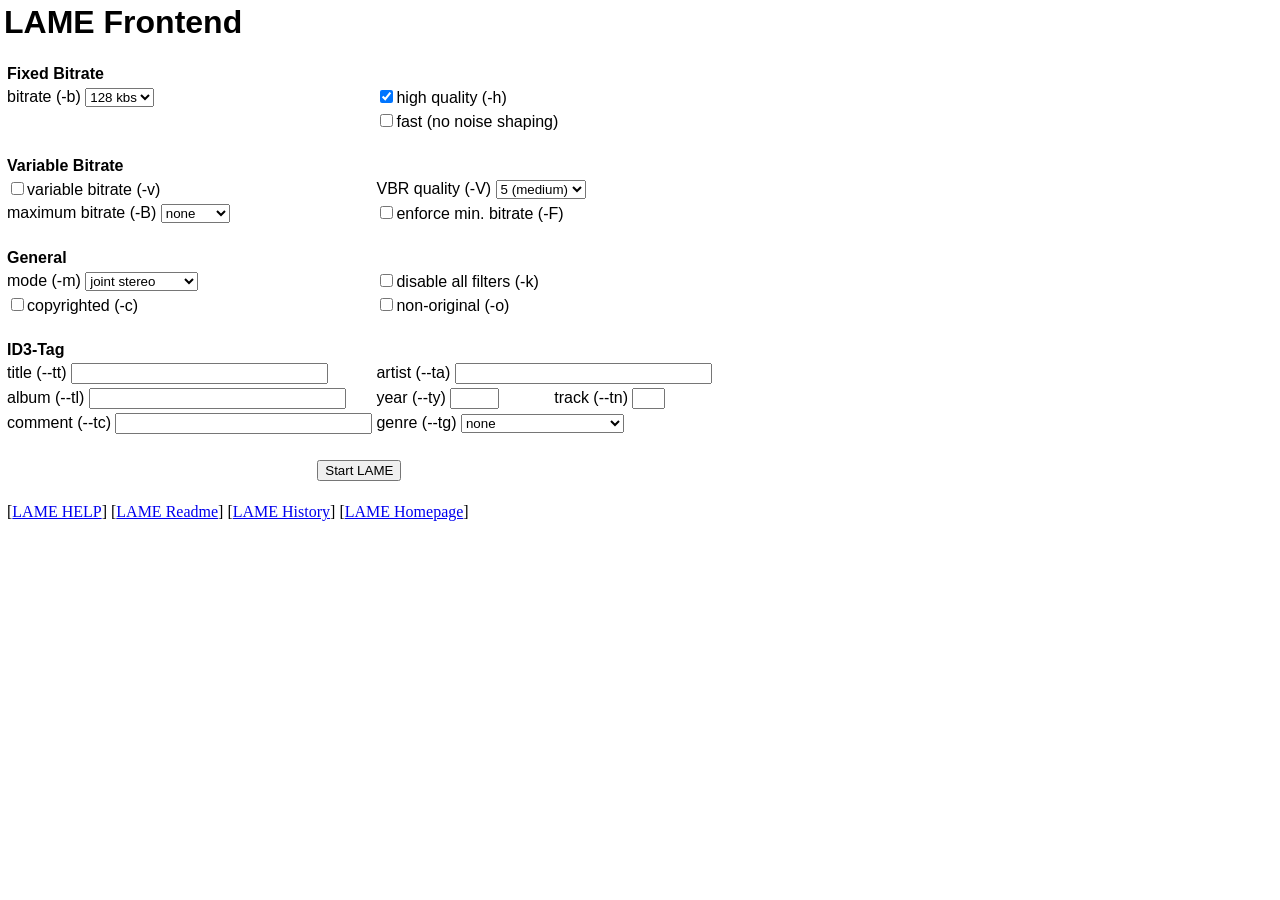
<file: lame/misc/lameGUI.html>
<html>

<head>
<meta http-equiv="Content-Type"
content="text/html; charset=iso-8859-1">
<meta name="GENERATOR" content="Microsoft FrontPage Express 2.0">
<title>Lame</title>
<!-- LAME HTML GUI V0.2 for LAME.VBS by Ralf Kempkens (ralf.kempkens@epost.de)
  -- $ID$
  --
  -- purpose of this page is being a frontend for lame.vbs v0.3 or later
  -- it is launched from lame.vbs if useGUI in lame.vbs is set to 'True'
  -- automatically
  -- lame will then use the options chosen
  --
  -- TODO: add other options, nicer layout...
  -->
</head>

<body bgcolor="#FFFFFF" topmargin="4" leftmargin="4">
<script>
  function updateOptions() {
  var f=document.forms.lameform;
  var opts="";
  opts+=f.bitrate.options[f.bitrate.selectedIndex].value + " " + 
        f.mode.value;

    if (f.high_quality.checked)
      opts+= " " + f.high_quality.value;
    
    if (f.fast.checked)
      opts+=" "+f.fast.value;
    
    if (f.vbr.checked){
      opts+=" "+f.vbr.value+ " " + f.vbr_quality.value + " " + f.max_bitrate.value;
      if (f.enforce_min_bitrate.checked)
         opts+= " " + f.enforce_min_bitrate.value;
    }
        
    if (f.copyright.checked)
      opts+= " " + f.copyright.value;
    
    if (f.copy.checked)
      opts+= " " + f.copy.value;
    
    if (f.no_filters.checked)
      opts+= " " + f.no_filters.value;
    
    if (f.title.value != "")
      opts+= " --tt \""+f.title.value+"\"";

    if (f.artist.value != "")
      opts+=" --ta \""+f.artist.value+"\"";

    if (f.album.value != "")
      opts+=" --tl \""+f.album.value+"\"";

    if (f.year.value != "")
      opts+=" --ty "+f.year.value;

    if (f.track.value != "")
      opts+=" --tn "+f.track.value;

    if (f.genre.value >= 0)
      opts+=" --tg "+f.genre.value;

    if (f.comment.value != "")
      opts+=" --tc \""+f.comment.value+"\"";

    f.lameoptions.value=opts;;
    return;
  }
</script>
<noscript>
<H1><font color="red">JavaScript must be activated in order to use this frontend. Currently it is not!</font></H1>
</noscript>

<form method="POST" name="lameform">
    <input type="hidden" name="lameoptions" value="not processed"><h1><font
    face="Arial">LAME Frontend</font></h1>
    <table border="0">
        <tr>
            <td><font face="Arial"><strong>Fixed Bitrate</strong></font></td>
            <td colspan="2">&nbsp;</td>
        </tr>
        <tr>
            <td><font face="Arial">bitrate (-b) <select
            name="bitrate" size="1" onchange="updateOptions()">
                <option value="-b 8">8 kbs</option>
                <option value="-b 16">16 kbs</option>
                <option value="-b 24">24 kbs</option>
                <option value="-b 32">32 kbs</option>
                <option value="-b 40">40 kbs</option>
                <option value="-b 48">48 kbs</option>
                <option value="-b 56">56 kbs</option>
                <option value="-b 64">64 kbs</option>
                <option value="-b 80">80 kbs</option>
                <option value="-b 96">96 kbs</option>
                <option selected value="-b 128">128 kbs</option>
                <option value="-b 112">112 kbs</option>
                <option value="-b 144">144 kbs</option>
                <option value="-b 160">160 kbs</option>
                <option value="-b 192">192 kbs</option>
                <option value="-b 224">224 kbs</option>
                <option value="-b 256">256 kbs</option>
                <option value="-b 320">320 kbs</option>
            </select></font></td>
            <td colspan="2"><font face="Arial"><input
            type="checkbox" checked name="high_quality"
            value="-h" onchange="updateOptions()">high quality (-h)</font></td>
        </tr>
        <tr>
            <td>&nbsp;</td>
            <td colspan="2"><font face="Arial"><input
            type="checkbox" name="fast" value="-f"
            onchange="updateOptions()">fast (no noise shaping)</font></td>
        </tr>
        <tr>
            <td>&nbsp;</td>
            <td colspan="2">&nbsp;</td>
        </tr>
        <tr>
            <td><font face="Arial"><strong>Variable Bitrate</strong></font></td>
            <td colspan="2">&nbsp;</td>
        </tr>
        <tr>
            <td><font face="Arial"><input type="checkbox"
            name="vbr" value="-v" onchange="updateOptions()">variable
            bitrate (-v)</font></td>
            <td colspan="2"><font face="Arial">VBR quality (-V) <select
            name="vbr_quality" size="1"
            onchange="updateOptions()">
                <option value="-V 0">0 (highest)</option>
                <option value="-V 1">1</option>
                <option value="-V 2">2</option>
                <option value="-V 3">3</option>
                <option value="-V 4">4</option>
                <option selected value="-V 5">5 (medium)</option>
                <option value="-V 6">6</option>
                <option value="-V 7">7</option>
                <option value="-V 8">8</option>
                <option value="-V 9">9 (lowest)</option>
            </select></font></td>
        </tr>
        <tr>
            <td><font face="Arial">maximum bitrate (-B) <select
            name="max_bitrate" size="1"
            onchange="updateOptions()">
                <option selected value>none</option>
                <option value="-B 8">8 kbs</option>
                <option value="-B 16">16 kbs</option>
                <option value="-B 24">24 kbs</option>
                <option value="-B 32">32 kbs</option>
                <option value="-B 40">40 kbs</option>
                <option value="-B 48">48 kbs</option>
                <option value="-B 56">56 kbs</option>
                <option value="-B 64">64 kbs</option>
                <option value="-B 80">80 kbs</option>
                <option value="-B 96">96 kbs</option>
                <option value="-b 128">128 kbs</option>
                <option value="-B 112">112 kbs</option>
                <option value="-B 144">144 kbs</option>
                <option value="-B 160">160 kbs</option>
                <option value="-B 192">192 kbs</option>
                <option value="-B 224">224 kbs</option>
                <option value="-B 256">256 kbs</option>
                <option value="-B 320">320 kbs</option>
            </select></font></td>
            <td colspan="2"><font face="Arial"><input
            type="checkbox" name="enforce_min_bitrate" value="-F"
            onchange="updateOptions()">enforce min. bitrate (-F)</font></td>
        </tr>
        <tr>
            <td>&nbsp;</td>
            <td colspan="2">&nbsp;</td>
        </tr>
        <tr>
            <td><font face="Arial"><strong>General</strong></font></td>
            <td colspan="2">&nbsp;</td>
        </tr>
        <tr>
            <td><font face="Arial">mode (-m) <select name="mode"
            size="1" onchange="updateOptions()">
                <option value="-m m">mono</option>
                <option value="-m s">stereo</option>
                <option selected value="-m j">joint stereo</option>
                <option value="-m f">mid/side stereo</option>
            </select></font></td>
            <td colspan="2"><font face="Arial"><input
            type="checkbox" name="no_filters" value="-k"
            onchange="updateOptions()">disable all filters (-k)</font></td>
        </tr>
        <tr>
            <td><font face="Arial"><input type="checkbox"
            name="copyright" value="-c"
            onchange="updateOptions()">copyrighted (-c)</font></td>
            <td colspan="2"><font face="Arial"><input
            type="checkbox" name="copy" value="-o"
            onchange="updateOptions()">non-original (-o)</font></td>
        </tr>
        <tr>
            <td>&nbsp;</td>
            <td colspan="2">&nbsp;</td>
        </tr>
        <tr>
            <td><font face="Arial"><strong>ID3-Tag</strong></font></td>
            <td colspan="2">&nbsp;</td>
        </tr>
        <tr>
            <td><font face="Arial">title (--tt) <input
            type="text" size="30" name="title" onChange="updateOptions()"></font></td>
            <td colspan="2"><font face="Arial">artist (--ta) <input
            type="text" size="30" name="artist" onChange="updateOptions()"></font></td>
        </tr>
        <tr>
            <td><font face="Arial">album (--tl) <input
            type="text" size="30" name="album" onChange="updateOptions()"></font></td>
            <td><font face="Arial">year (--ty) <input type="text"
            size="4" name="year" onChange="updateOptions()"></font></td>
            <td><font face="Arial">track (--tn) <input
            type="text" size="2" name="track" onChange="updateOptions()"></font></td>
        </tr>
        <tr>
            <td><font face="Arial">comment (--tc) </font><input
            type="text" size="30" name="comment" onChange="updateOptions()"></td>
            <td colspan="2"><font face="Arial">genre (--tg) </font><select
            name="genre" size="1" onChange="updateOptions()">
                <option selected value="-1">none
                <option value="123">A Cappella </option>
                <option value="34">Acid </option>
                <option value="74">Acid Jazz </option>
                <option value="73">Acid Punk </option>
                <option value="99">Acoustic </option>
                <option value="20">Alternative </option>
                <option value="40">Alt. Rock </option>
                <option value="26">Ambient </option>
                <option value="145">Anime </option>
                <option value="90">Avantgarde </option>
                <option value="116">Ballad </option>
                <option value="41">Bass </option>
                <option value="135">Beat </option>
                <option value="85">Bebob </option>
                <option value="96">Big Band </option>
                <option value="138">Black Metal </option>
                <option value="89">Bluegrass </option>
                <option value="0">Blues </option>
                <option value="107">Booty Bass </option>
                <option value="132">BritPop </option>
                <option value="65">Cabaret </option>
                <option value="88">Celtic </option>
                <option value="104">Chamber Music </option>
                <option value="102">Chanson </option>
                <option value="97">Chorus </option>
                <option value="136">Christian Gangsta Rap </option>
                <option value="61">Christian Rap </option>
                <option value="141">Christian Rock </option>
                <option value="32">Classical </option>
                <option value="1">Classic Rock </option>
                <option value="112">Club </option>
                <option value="128">Club-House </option>
                <option value="57">Comedy </option>
                <option value="140">Contemporary Christian </option>
                <option value="2">Country </option>
                <option value="139">Crossover </option>
                <option value="58">Cult </option>
                <option value="3">Dance </option>
                <option value="125">Dance Hall </option>
                <option value="50">Darkwave </option>
                <option value="22">Death Metal </option>
                <option value="4">Disco </option>
                <option value="55">Dream </option>
                <option value="127">Drum &amp; Bass </option>
                <option value="122">Drum Solo </option>
                <option value="120">Duet </option>
                <option value="98">Easy Listening </option>
                <option value="52">Electronic </option>
                <option value="48">Ethnic </option>
                <option value="54">Eurodance </option>
                <option value="124">Euro-House </option>
                <option value="25">Euro-Techno </option>
                <option value="84">Fast-Fusion </option>
                <option value="80">Folk </option>
                <option value="115">Folklore </option>
                <option value="81">Folk/Rock </option>
                <option value="119">Freestyle </option>
                <option value="5">Funk </option>
                <option value="30">Fusion </option>
                <option value="36">Game </option>
                <option value="59">Gangsta Rap </option>
                <option value="126">Goa </option>
                <option value="38">Gospel </option>
                <option value="49">Gothic </option>
                <option value="91">Gothic Rock </option>
                <option value="6">Grunge </option>
                <option value="129">Hardcore </option>
                <option value="79">Hard Rock </option>
                <option value="137">Heavy Metal </option>
                <option value="7">Hip-Hop </option>
                <option value="35">House </option>
                <option value="100">Humour </option>
                <option value="131">Indie </option>
                <option value="19">Industrial </option>
                <option value="33">Instrumental </option>
                <option value="46">Instrumental Pop </option>
                <option value="47">Instrumental Rock </option>
                <option value="8">Jazz </option>
                <option value="29">Jazz+Funk </option>
                <option value="146">JPop </option>
                <option value="63">Jungle </option>
                <option value="86">Latin </option>
                <option value="71">Lo-Fi </option>
                <option value="45">Meditative </option>
                <option value="142">Merengue </option>
                <option value="9">Metal </option>
                <option value="77">Musical </option>
                <option value="82">National Folk </option>
                <option value="64">Native American </option>
                <option value="133">Negerpunk </option>
                <option value="10">New Age </option>
                <option value="66">New Wave </option>
                <option value="39">Noise </option>
                <option value="11">Oldies </option>
                <option value="103">Opera </option>
                <option value="12">Other </option>
                <option value="75">Polka </option>
                <option value="134">Polsk Punk </option>
                <option value="13">Pop</option>
                <option value="53">Pop-Folk </option>
                <option value="62">Pop/Funk </option>
                <option value="109">Porn Groove </option>
                <option value="117">Power Ballad </option>
                <option value="23">Pranks </option>
                <option value="108">Primus </option>
                <option value="92">Progressive Rock </option>
                <option value="67">Psychedelic </option>
                <option value="93">Psychedelic Rock </option>
                <option value="43">Punk </option>
                <option value="121">Punk Rock </option>
                <option value="15">Rap </option>
                <option value="68">Rave </option>
                <option value="14">R&amp;B </option>
                <option value="16">Reggae </option>
                <option value="76">Retro </option>
                <option value="87">Revival </option>
                <option value="118">Rhythmic Soul </option>
                <option value="17">Rock </option>
                <option value="78">Rock &amp; Roll </option>
                <option value="143">Salsa </option>
                <option value="114">Samba </option>
                <option value="110">Satire </option>
                <option value="69">Showtunes </option>
                <option value="21">Ska </option>
                <option value="111">Slow Jam </option>
                <option value="95">Slow Rock </option>
                <option value="105">Sonata </option>
                <option value="42">Soul </option>
                <option value="37">Sound Clip </option>
                <option value="24">Soundtrack </option>
                <option value="56">Southern Rock </option>
                <option value="44">Space </option>
                <option value="101">Speech </option>
                <option value="83">Swing </option>
                <option value="94">Symphonic Rock </option>
                <option value="106">Symphony </option>
                <option value="147">Synthpop </option>
                <option value="113">Tango </option>
                <option value="18">Techno </option>
                <option value="51">Techno-Industrial </option>
                <option value="130">Terror </option>
                <option value="144">Thrash Metal </option>
                <option value="60">Top 40 </option>
                <option value="70">Trailer </option>
                <option value="31">Trance </option>
                <option value="72">Tribal </option>
                <option value="27">Trip-Hop </option>
                <option value="28">Vocal </option>
            </select></td>
        </tr>
        <tr>
            <td>&nbsp;</td>
            <td>&nbsp;</td>
            <td>&nbsp;</td>
        </tr>
        <tr>
            <td align="center" colspan="3"><font face="Arial"><input
            type="button" name="okbutton" value="Start LAME"
            </font></font></td>
        </tr>
    </table>
</form>

<table border="0">
    <tr>
        <td>[<a href="USAGE" target="_blank">LAME HELP</a>] [<a
        href="README" target="_blank">LAME Readme</a>] [<a
        href="history.html" target="_blank">LAME History</a>] [<a
        href="http://www.mp3dev.org" target="_blank">LAME
        Homepage</a>]</td>
        <td>&nbsp;</td>
    </tr>
</table>
</body>
</html>
</file>
<file: assets/site.css>
/* Snip — site stylesheet.
   Every value here comes from the Snip design system v1.2: the same espresso grounds, Banana Mania ink,
   Madder for action and Clear Sky only for things that move. Hairlines, not shadows. */

@font-face {
  font-family: "Schibsted Grotesk";
  src: url("fonts/schibsted-grotesk-latin.woff2") format("woff2");
  font-weight: 400 700;
  font-style: normal;
  font-display: swap;
}
@font-face {
  font-family: "JetBrains Mono";
  src: url("fonts/jetbrains-mono-latin.woff2") format("woff2");
  font-weight: 400 700;
  font-style: normal;
  font-display: swap;
}

:root {
  --ground: #0D0907;
  --surface: #17100C;
  --surface-2: #211710;
  --walnut: #2E2118;
  --line: #3A2A1E;
  --line-strong: #4A3529;
  --bed: #120C09;
  --ink: #FAE3BA;
  --ink-max: #FCF8F9;
  --ink-2: #C6A87E;
  --ink-3: #A98D68;
  --ink-4: #8A6F55;
  --wave-dim: #6B4E36;
  --action: #A21721;
  --action-hover: #B41B26;
  --action-pressed: #7C1119;
  --live: #A9D8FF;

  --sans: "Schibsted Grotesk", "Helvetica Neue", Helvetica, Arial, sans-serif;
  --mono: "JetBrains Mono", ui-monospace, "SFMono-Regular", Menlo, Consolas, monospace;

  --gutter: clamp(20px, 5vw, 56px);
  --measure: 1160px;
  --ease: cubic-bezier(.2, 0, 0, 1);
  --ease-enter: cubic-bezier(.05, .7, .1, 1);

  color-scheme: dark;
}

*, *::before, *::after { box-sizing: border-box; }

html { -webkit-text-size-adjust: 100%; }

body {
  margin: 0;
  background: var(--ground);
  color: var(--ink-2);
  font: 400 17px/1.55 var(--sans);
  -webkit-font-smoothing: antialiased;
  -moz-osx-font-smoothing: grayscale;
  text-rendering: optimizeLegibility;
}

::selection { background: var(--action); color: var(--ink); }

a { color: var(--ink); text-decoration: underline; text-decoration-color: var(--line-strong); text-underline-offset: 3px; transition: text-decoration-color 200ms var(--ease), color 200ms var(--ease); }
a:hover { text-decoration-color: var(--ink); }
a:focus-visible, button:focus-visible, [tabindex]:focus-visible { outline: 2px solid var(--live); outline-offset: 3px; border-radius: 6px; }

img { max-width: 100%; display: block; }

.wrap { max-width: var(--measure); margin: 0 auto; padding-inline: var(--gutter); }

.mono { font-family: var(--mono); }
.micro {
  font: 700 11px/1.3 var(--mono);
  letter-spacing: 0.16em;
  text-transform: uppercase;
  color: var(--ink-3);
}

.skip { position: absolute; left: -9999px; }
.skip:focus { left: var(--gutter); top: 12px; background: var(--surface-2); padding: 10px 14px; border-radius: 10px; z-index: 10; }

/* ---------- header ---------- */

.top { border-bottom: 1px solid var(--line); }
.top .wrap { display: flex; align-items: center; justify-content: space-between; min-height: 64px; gap: 16px; }
.brand { display: inline-flex; align-items: center; gap: 10px; text-decoration: none; color: var(--ink); font-weight: 600; font-size: 17px; letter-spacing: -0.02em; }
.brand img { width: 28px; height: 28px; border-radius: 6px; }
.top nav { display: flex; gap: clamp(14px, 3vw, 28px); }
.top nav a { font: 500 12px/1 var(--mono); letter-spacing: 0.08em; text-transform: uppercase; color: var(--ink-3); text-decoration: none; padding: 16px 0; }
.top nav a:hover, .top nav a[aria-current="page"] { color: var(--ink); }

/* ---------- hero ---------- */

.hero { padding-block: clamp(48px, 9vw, 104px) 0; }
.hero-head { display: grid; grid-template-columns: minmax(0, 1.55fr) minmax(0, 1fr); gap: clamp(24px, 5vw, 64px); align-items: end; }
.hero h1 {
  margin: 18px 0 0;
  font-size: clamp(42px, 7.2vw, 92px);
  line-height: 0.98;
  font-weight: 600;
  letter-spacing: -0.035em;
  color: var(--ink-max);
  text-wrap: balance;
}
.hero .lede { margin: 0; max-width: 34ch; font-size: 18px; line-height: 1.5; color: var(--ink-2); text-wrap: pretty; }
.hero .status { margin-top: 22px; display: flex; flex-wrap: wrap; gap: 8px 18px; }
.hero .status span { font: 500 12px/1.4 var(--mono); color: var(--ink-3); letter-spacing: 0.02em; }
.hero .status span::before { content: ""; display: inline-block; width: 6px; height: 6px; border-radius: 99px; background: var(--line-strong); margin-right: 9px; vertical-align: 2px; }
.hero .status .soon::before { background: var(--action); }

/* ---------- the live editor ---------- */

.editor { margin-top: clamp(40px, 6vw, 72px); border: 1px solid var(--line); border-radius: 20px; background: var(--surface); overflow: hidden; }
.ed-bar { display: flex; align-items: center; justify-content: space-between; gap: 16px; padding: 14px 18px; border-bottom: 1px solid var(--surface-2); flex-wrap: wrap; }
.ed-track .t { color: var(--ink-max); font-weight: 600; font-size: 16px; letter-spacing: -0.01em; }
.ed-track .m { font: 400 12px/1.4 var(--mono); color: var(--ink-3); margin-top: 2px; }

.chip {
  display: inline-flex; align-items: center; gap: 7px; height: 36px; padding: 0 13px;
  border-radius: 9px; border: 1px solid var(--line); background: var(--surface);
  color: var(--ink-3); font: 400 12px/1 var(--mono); cursor: pointer;
  transition: background 200ms var(--ease), border-color 200ms var(--ease), color 200ms var(--ease);
}
.chip[aria-pressed="true"] { background: rgba(162, 23, 33, 0.2); border-color: var(--action); color: var(--ink); }
.chip svg { width: 15px; height: 15px; }

.ed-stage { position: relative; background: var(--bed); }
.ed-stage canvas { display: block; width: 100%; height: 200px; cursor: ew-resize; touch-action: pan-y; }
.handle-target {
  position: absolute; top: 0; width: 48px; height: 100%; margin-left: -24px;
  background: transparent; border: 0; padding: 0; pointer-events: none;
}
.handle-target:focus-visible { outline: none; }
.handle-target:focus-visible::after { content: ""; position: absolute; inset: 70px 9px; border: 2px solid var(--live); border-radius: 10px; }

.pill {
  position: absolute; left: 50%; top: 12px; transform: translate(-50%, 0);
  height: 32px; padding: 0 6px 0 13px; border-radius: 999px;
  background: rgba(23, 16, 12, 0.94); border: 1px solid var(--line-strong);
  display: flex; align-items: center; gap: 9px; white-space: nowrap;
  font: 400 11.5px/1 var(--mono); pointer-events: none;
  opacity: 0; transition: opacity 200ms var(--ease);
}
.pill.on { opacity: 1; animation: rise 200ms var(--ease-enter) both; }
.pill .h { color: var(--ink-3); font-weight: 700; letter-spacing: 0.1em; }
.pill .d { color: var(--live); }
.pill .v { color: var(--ink-max); }
.pill .n { height: 22px; padding: 0 9px; border-radius: 999px; background: rgba(162, 23, 33, 0.32); color: var(--ink); display: grid; place-items: center; font-size: 10.5px; letter-spacing: 0.04em; }
.pill .n:empty { display: none; }

.ruler { position: relative; height: 28px; border-top: 1px solid var(--surface-2); }
.ruler span { position: absolute; top: 9px; transform: translateX(-50%); font: 400 10px/1 var(--mono); color: var(--ink-3); white-space: nowrap; }
.ruler i { position: absolute; top: 0; width: 1px; height: 5px; background: var(--line-strong); }

.ed-controls { display: grid; grid-template-columns: 1fr 96px 1fr auto; gap: 8px; padding: 12px 18px 18px; align-items: stretch; }
.tc { border: 1.5px solid var(--line); border-radius: 12px; background: var(--surface); padding: 12px 14px; min-width: 0; }
.tc.len { background: var(--bed); text-align: center; }
.tc.active { border-color: var(--action); background: rgba(162, 23, 33, 0.10); }
.tc .k { font: 700 9.5px/1 var(--mono); letter-spacing: 0.16em; color: var(--ink-3); }
.tc .v { font: 500 17px/1 var(--mono); color: var(--ink); margin-top: 8px; white-space: nowrap; }
.tc.len .v { color: var(--ink-max); }
.tc.len .v small { font-size: 11px; color: var(--ink-3); }

.transport { display: flex; align-items: center; gap: 8px; padding-left: 8px; }
.round {
  width: 48px; height: 48px; border-radius: 999px; border: 1px solid var(--line); background: var(--surface);
  color: var(--ink-2); display: grid; place-items: center; cursor: pointer;
  transition: background 100ms var(--ease), color 200ms var(--ease), transform 100ms var(--ease);
}
.round:hover { background: var(--surface-2); color: var(--live); }
.round:active { transform: scale(0.92); }
.round[aria-pressed="true"] { color: var(--live); border-color: var(--line-strong); }
.round svg { width: 22px; height: 22px; }
.play {
  width: 60px; height: 60px; border: 0; border-radius: 999px; background: var(--action); color: var(--ink);
  display: grid; place-items: center; cursor: pointer;
  box-shadow: 0 0 0 1px rgba(250, 227, 186, 0.10) inset, 0 8px 24px rgba(162, 23, 33, 0.32);
  transition: background 100ms var(--ease), transform 100ms var(--ease);
}
.play:hover { background: var(--action-hover); }
.play:active { background: var(--action-pressed); transform: scale(0.94); }
.play svg { width: 28px; height: 28px; }
.play .i-play { margin-left: 3px; }
.play .i-pause, .play[aria-pressed="true"] .i-play { display: none; }
.play[aria-pressed="true"] .i-pause { display: block; }

.readout { display: flex; align-items: center; justify-content: space-between; gap: 12px; padding: 0 18px; height: 34px; border-top: 1px solid var(--surface-2); }
.readout .ph { display: flex; align-items: center; gap: 8px; font: 500 13px/1 var(--mono); color: var(--ink-3); }
.readout .ph::before { content: ""; width: 6px; height: 6px; border-radius: 99px; background: var(--line-strong); }
.readout .ph.live { color: var(--live); }
.readout .ph.live::before { background: var(--live); }
.readout .view { font: 400 11px/1 var(--mono); color: var(--ink-3); }

.ed-note { margin: 14px 2px 0; font: 400 12px/1.6 var(--mono); color: var(--ink-3); }
.ed-note kbd { font: inherit; color: var(--ink-2); border: 1px solid var(--line); border-radius: 5px; padding: 1px 5px; }

/* ---------- sections ---------- */

.section { padding-block: clamp(72px, 11vw, 136px) 0; }
.sec-head { display: flex; align-items: baseline; gap: 14px; margin-bottom: clamp(28px, 4vw, 44px); }
.sec-head .num { font: 700 11px/1 var(--mono); letter-spacing: 0.16em; color: var(--action); }
.sec-head h2 { margin: 0; font-size: 22px; font-weight: 600; letter-spacing: -0.01em; color: var(--ink-max); white-space: nowrap; }
.sec-head .rule { flex: 1; height: 1px; background: var(--line); }

.sr-only { position: absolute; width: 1px; height: 1px; overflow: hidden; clip: rect(0 0 0 0); white-space: nowrap; }
.big + .three { margin-top: 44px; }

.big {
  margin: 0; max-width: 20ch;
  font-size: clamp(32px, 4.6vw, 56px); line-height: 1.04; font-weight: 600; letter-spacing: -0.03em;
  color: var(--ink-max); text-wrap: balance;
}

.three { display: grid; grid-template-columns: repeat(3, minmax(0, 1fr)); gap: 0; border-top: 1px solid var(--line); }
.three > div { padding: 24px 28px 0 0; }
.three > div + div { padding-left: 28px; border-left: 1px solid var(--line); }
.three h3 { margin: 0; font-size: 19px; line-height: 1.25; font-weight: 600; letter-spacing: -0.01em; color: var(--ink); }
.three p { margin: 10px 0 0; font-size: 16px; line-height: 1.55; }
.three .spec { margin-top: 16px; font: 400 12px/1.4 var(--mono); color: var(--ink-3); }

.shots { display: grid; grid-template-columns: repeat(4, minmax(0, 1fr)); gap: 14px; }
.shots img { width: 100%; height: auto; border-radius: 18px; border: 1px solid var(--line); background: var(--surface); }

.split { display: grid; grid-template-columns: minmax(0, 1fr) minmax(0, 1fr); gap: clamp(28px, 6vw, 80px); align-items: start; }
.split .copy p:not(.big) { margin: 22px 0 0; max-width: 38ch; font-size: 17px; }
.formats { margin-top: 26px; display: flex; flex-wrap: wrap; gap: 8px; }
.formats span { height: 30px; padding: 0 11px; border-radius: 6px; background: var(--surface); border: 1px solid var(--line); display: inline-grid; place-items: center; font: 400 12px/1 var(--mono); color: var(--ink-2); }

.dest { display: grid; gap: 6px; }
.dest > div { display: flex; align-items: center; gap: 14px; min-height: 68px; padding: 10px 16px; border: 1px solid var(--line); border-radius: 12px; background: var(--surface); }
.dest svg { width: 24px; height: 24px; color: var(--action); flex: 0 0 auto; }
.dest b { display: block; font-weight: 500; font-size: 16px; color: var(--ink); }
.dest small { display: block; font-size: 13px; color: var(--ink-3); margin-top: 2px; }

.nots { list-style: none; margin: 0; padding: 0; border-top: 1px solid var(--line); }
.nots li {
  display: flex; gap: 18px; align-items: baseline; padding: 22px 0; border-bottom: 1px solid var(--line);
  font-size: clamp(22px, 3vw, 34px); line-height: 1.15; font-weight: 600; letter-spacing: -0.02em; color: var(--ink-max);
}
.nots li::before { content: ""; flex: 0 0 auto; width: 18px; height: 3px; border-radius: 99px; background: var(--action); transform: translateY(-0.3em); }
.nots li span { display: block; margin-top: 6px; font-size: 16px; font-weight: 400; letter-spacing: 0; line-height: 1.5; color: var(--ink-2); }
.after { margin-top: 24px; display: flex; flex-wrap: wrap; gap: 10px 28px; justify-content: space-between; font-size: 15px; }
.after .mono { font-size: 13px; color: var(--ink-3); }

/* ---------- footer ---------- */

.foot { margin-top: clamp(80px, 12vw, 140px); border-top: 1px solid var(--line); }
.foot .wrap { display: flex; flex-wrap: wrap; justify-content: space-between; gap: 16px 28px; padding-block: 28px 40px; }
.foot p { margin: 0; font: 400 12px/1.6 var(--mono); color: var(--ink-3); }
.foot nav { display: flex; flex-wrap: wrap; gap: 8px 22px; }
.foot nav a { font: 500 12px/1.6 var(--mono); color: var(--ink-3); text-decoration: none; }
.foot nav a:hover { color: var(--ink); }

/* ---------- documents (privacy, terms, licences) ---------- */

.doc { max-width: 760px; padding-block: clamp(48px, 8vw, 88px) 0; }
.doc h1 { margin: 16px 0 0; font-size: clamp(34px, 5vw, 48px); line-height: 1.02; font-weight: 600; letter-spacing: -0.03em; color: var(--ink-max); }
.doc .updated { margin-top: 14px; font: 400 12px/1.5 var(--mono); color: var(--ink-3); }
.doc .summary { margin: 32px 0 8px; padding: 18px 20px; border: 1px solid var(--line); border-left: 3px solid var(--action); border-radius: 12px; background: var(--surface); color: var(--ink); font-size: 17px; line-height: 1.55; }
.doc h2 { display: flex; gap: 12px; align-items: baseline; margin: 52px 0 0; padding-top: 22px; border-top: 1px solid var(--line); font-size: 21px; line-height: 1.25; font-weight: 600; letter-spacing: -0.01em; color: var(--ink-max); }
.doc h2 .n { font: 700 11px/1 var(--mono); letter-spacing: 0.16em; color: var(--action); flex: 0 0 auto; }
.doc h3 { margin: 28px 0 0; font-size: 17px; font-weight: 600; color: var(--ink); }
.doc p, .doc li { font-size: 17px; line-height: 1.65; }
.doc p { margin: 14px 0 0; }
.doc ul { margin: 14px 0 0; padding-left: 22px; }
.doc li { margin-top: 6px; }
.doc li::marker { color: var(--wave-dim); }
.doc strong { color: var(--ink); font-weight: 600; }
.doc code { font: 400 0.86em var(--mono); color: var(--ink); background: var(--surface-2); border: 1px solid var(--line); border-radius: 5px; padding: 1px 5px; overflow-wrap: anywhere; }
.doc .caps { text-transform: uppercase; font-size: 14px; letter-spacing: 0.01em; line-height: 1.6; }

.table-wrap { margin-top: 20px; border: 1px solid var(--line); border-radius: 12px; background: var(--surface); overflow: hidden; }
.doc table, .doc tbody, .doc tr, .doc td { display: block; }
.doc table { width: 100%; font-size: 15px; line-height: 1.55; }
.doc thead { display: none; }
.doc tr { padding: 16px 20px; border-top: 1px solid var(--line); }
.doc tr:first-child { border-top: 0; }
.doc td { padding: 0; color: var(--ink-2); }
.doc td:first-child { color: var(--ink); font-weight: 600; font-size: 16px; overflow-wrap: anywhere; }
.doc td + td { margin-top: 10px; }
.doc td::before { content: attr(data-label); display: block; font: 700 10px/1.3 var(--mono); letter-spacing: 0.14em; text-transform: uppercase; color: var(--ink-3); margin-bottom: 4px; }
.doc td:first-child::before { display: none; }
@media (min-width: 760px) {
  .doc tr { display: grid; grid-template-columns: 11rem minmax(0, 1fr); column-gap: 24px; }
  .doc td:first-child { grid-row: 1 / span 3; }
  .doc td + td { margin-top: 0; }
  .doc td + td + td { margin-top: 10px; }
  .doc td + td + td + td { margin-top: 10px; }
}
.doc .note { font-size: 14px; color: var(--ink-3); }

.doc details { margin-top: 12px; border: 1px solid var(--line); border-radius: 12px; background: var(--surface); }
.doc summary { cursor: pointer; padding: 14px 18px; font: 500 13px/1.4 var(--mono); color: var(--ink); list-style: none; display: flex; justify-content: space-between; gap: 16px; }
.doc summary::-webkit-details-marker { display: none; }
.doc summary::after { content: "+"; color: var(--ink-3); }
.doc details[open] summary::after { content: "\2212"; }
.doc details pre { margin: 0; padding: 18px; border-top: 1px solid var(--line); max-height: 480px; overflow: auto; white-space: pre-wrap; font: 400 12px/1.6 var(--mono); color: var(--ink-2); }

/* ---------- motion ---------- */

@keyframes rise { from { transform: translate(-50%, 12px); opacity: 0 } to { transform: translate(-50%, 0); opacity: 1 } }

@media (prefers-reduced-motion: reduce) {
  *, *::before, *::after { animation: none !important; transition: none !important; }
}

/* ---------- small screens ---------- */

@media (max-width: 880px) {
  .hero-head, .split { grid-template-columns: 1fr; }
  .three { grid-template-columns: 1fr; border-top: 0; }
  .three > div, .three > div + div { padding: 22px 0 0; border-left: 0; border-top: 1px solid var(--line); margin-top: 22px; }
  .three > div:first-child { margin-top: 0; }
  .shots { grid-template-columns: repeat(4, 72%); overflow-x: auto; scroll-snap-type: x mandatory; padding-bottom: 8px; }
  .shots img { scroll-snap-align: start; }
}

@media (max-width: 620px) {
  .ed-bar, .ed-controls { padding-inline: 14px; }
  .ed-controls { grid-template-columns: 1fr 0.8fr 1fr; gap: 6px; }
  .tc { padding: 10px; }
  .tc .v { font-size: 15px; }
  .transport { grid-column: 1 / -1; justify-content: center; padding: 8px 0 0; }
  .ed-stage canvas { height: 176px; }
  .readout .view { display: none; }
}
</file>
